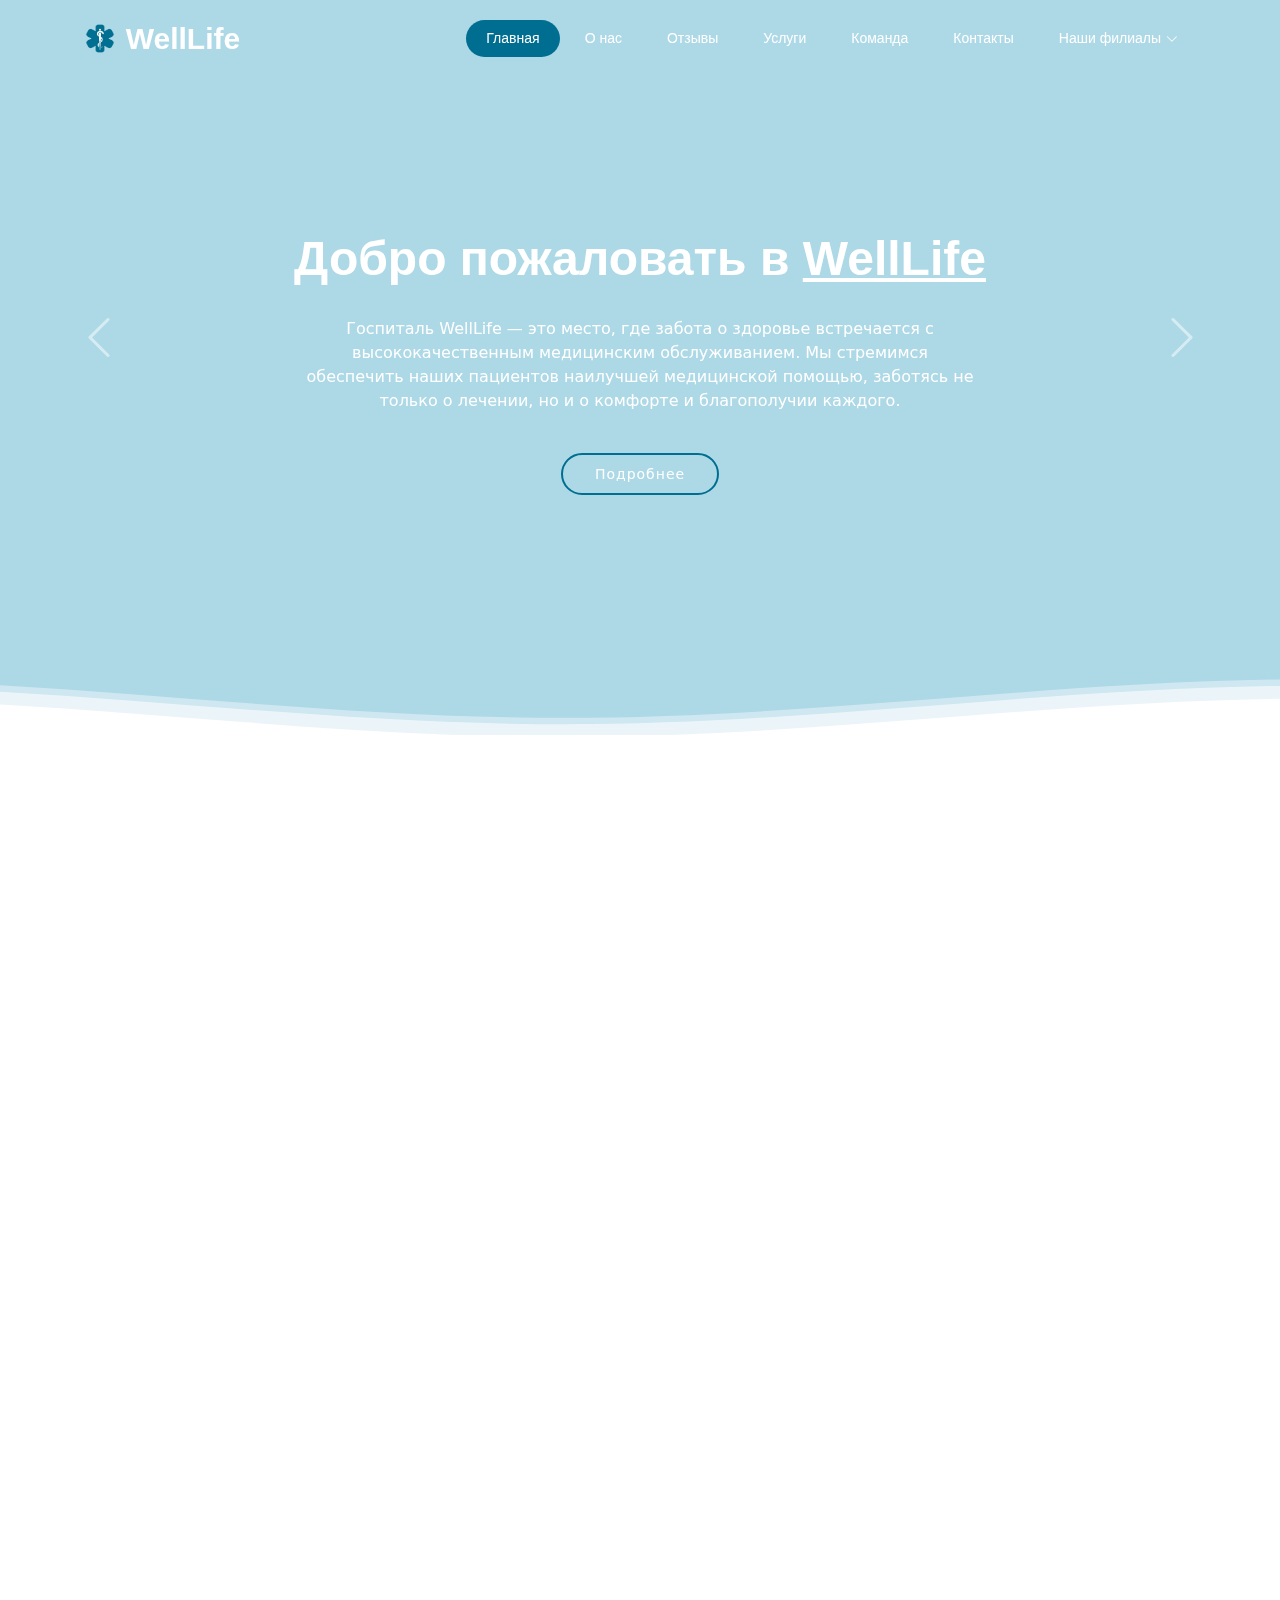
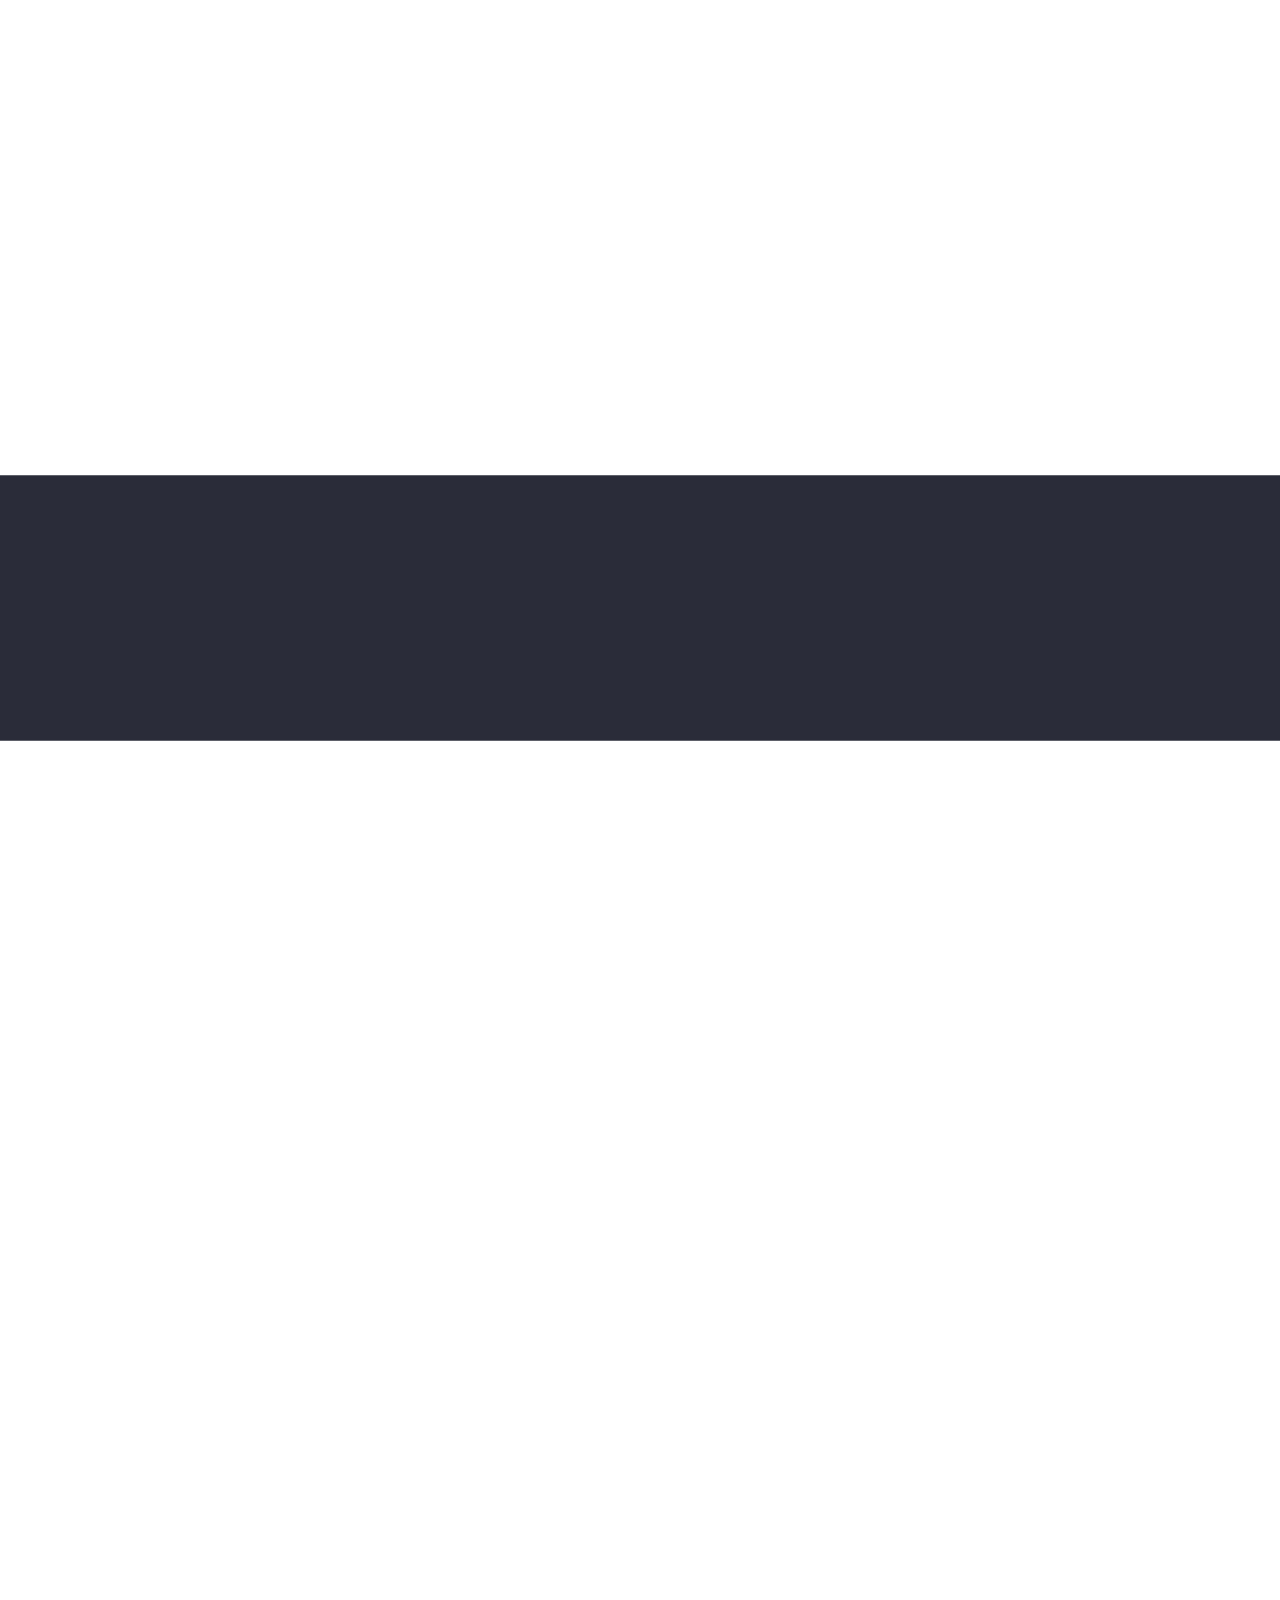
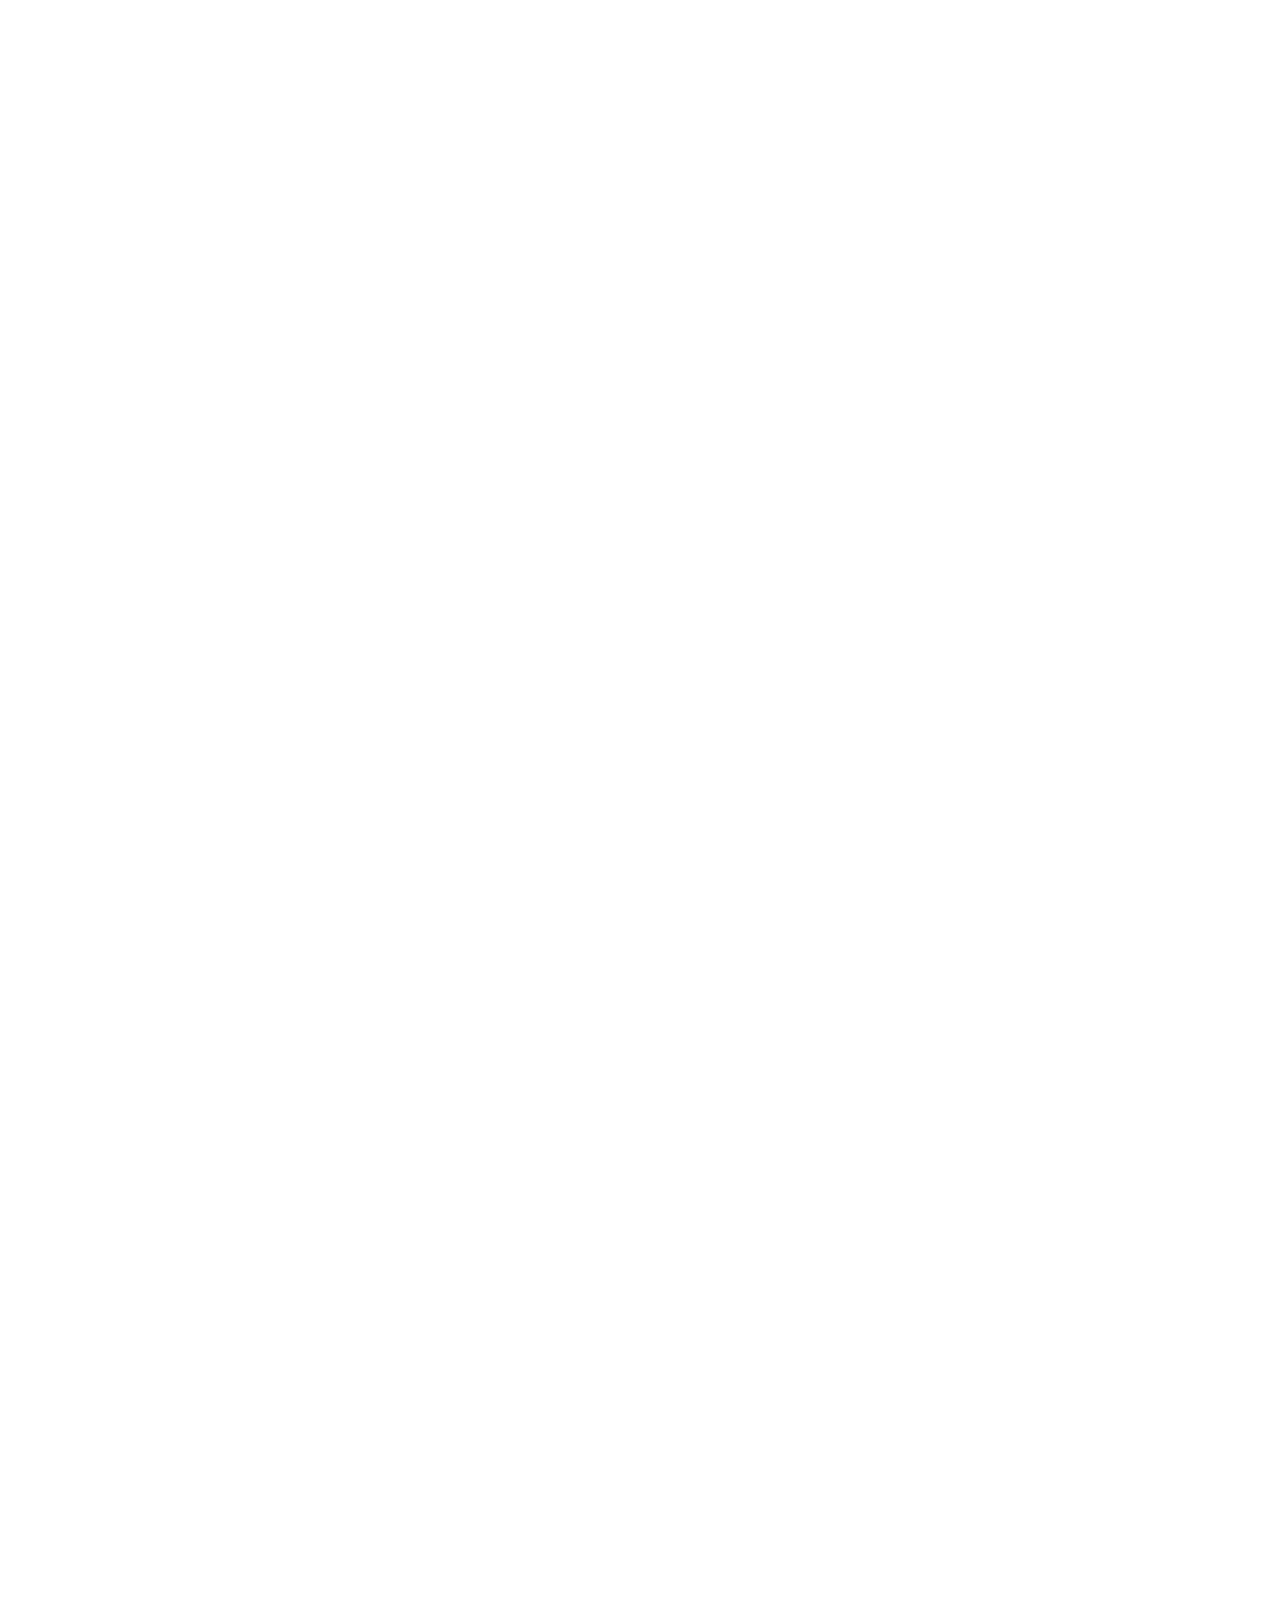
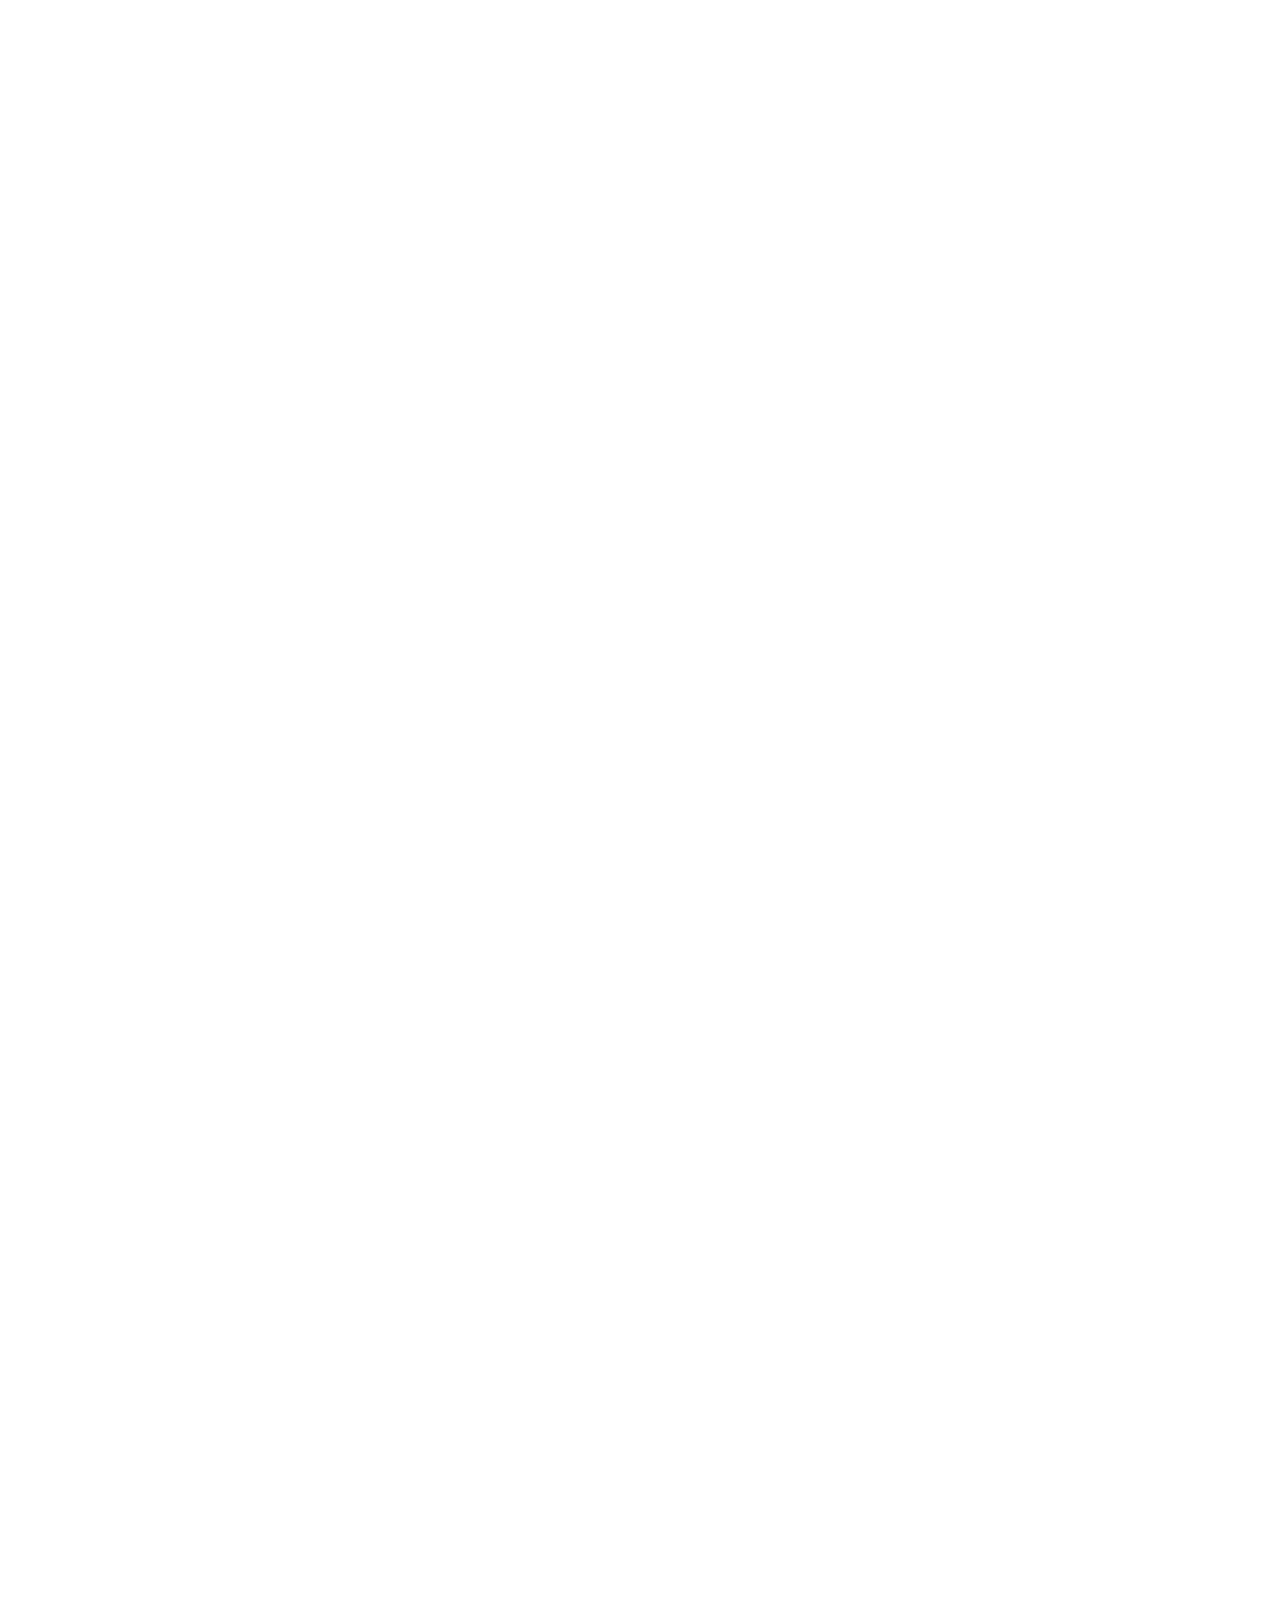
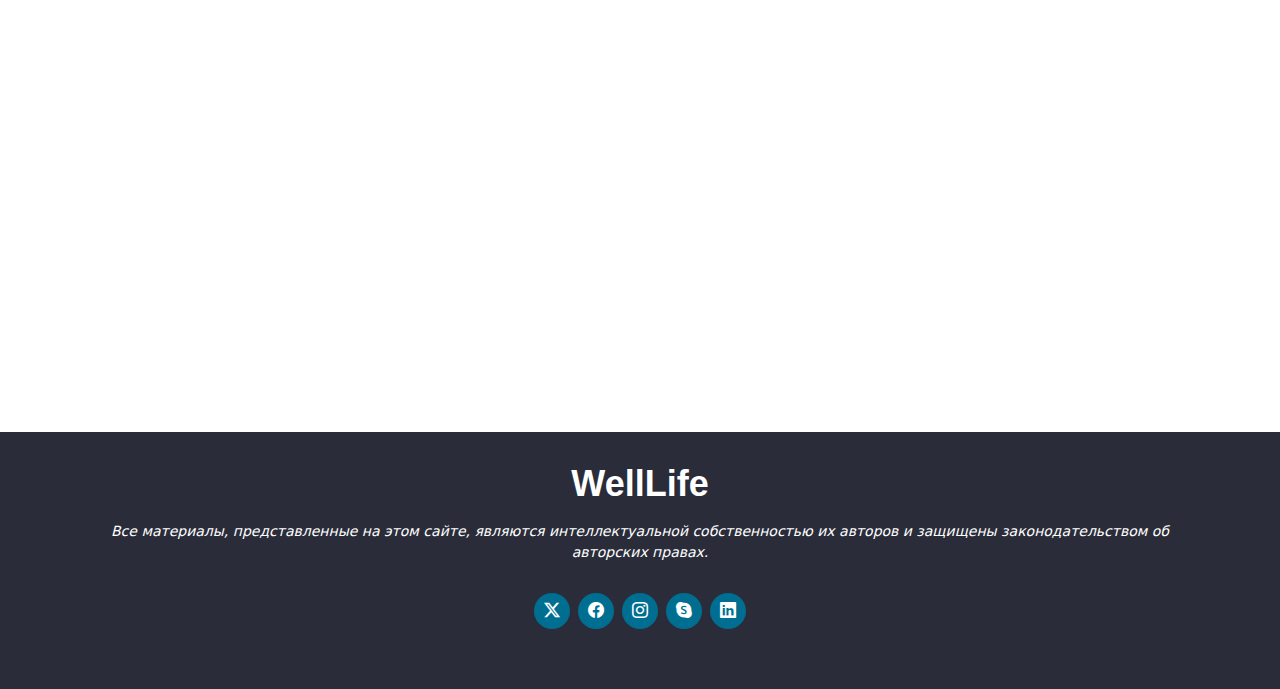
<file: index.html>
<!DOCTYPE html>
<html lang="en">

<head>
  <meta charset="utf-8">
  <meta content="width=device-width, initial-scale=1.0" name="viewport">
  <title>WellLife Hospital</title>
  <meta name="description" content="">
  <meta name="keywords" content="">

  <!-- Favicons -->
  <link href="assets/img/logonew (1).png" rel="icon">
  <link href="assets/img/logonew (1).png" rel="touch-icon">

  <!-- Fonts -->
  <link href="https://fonts.googleapis.com" rel="preconnect">
  <link href="https://fonts.gstatic.com" rel="preconnect" crossorigin>
  <link
    href="https://fonts.googleapis.com/css2?family=Roboto:ital,wght@0,100;0,300;0,400;0,500;0,700;0,900;1,100;1,300;1,400;1,500;1,700;1,900&family=Poppins:ital,wght@0,100;0,200;0,300;0,400;0,500;0,600;0,700;0,800;0,900;1,100;1,200;1,300;1,400;1,500;1,600;1,700;1,800;1,900&family=Raleway:ital,wght@0,100;0,200;0,300;0,400;0,500;0,600;0,700;0,800;0,900;1,100;1,200;1,300;1,400;1,500;1,600;1,700;1,800;1,900&display=swap"
    rel="stylesheet">

  <!-- Vendor CSS Files -->
  <link href="assets/vendor/bootstrap/css/bootstrap.min.css" rel="stylesheet">
  <link href="assets/vendor/bootstrap-icons/bootstrap-icons.css" rel="stylesheet">
  <link href="assets/vendor/aos/aos.css" rel="stylesheet">
  <link href="assets/vendor/animate.css/animate.min.css" rel="stylesheet">
  <link href="assets/vendor/glightbox/css/glightbox.min.css" rel="stylesheet">
  <link href="assets/vendor/swiper/swiper-bundle.min.css" rel="stylesheet">

  <!-- Main CSS File -->
  <link href="assets/css/main.css" rel="stylesheet">
</head>

<body class="index-page">

  <header id="header" class="header d-flex align-items-center fixed-top">
    <div class="container-fluid container-xl position-relative d-flex align-items-center justify-content-between">

      <a href="index.html" class="logo d-flex align-items-center">
        <img src="./assets/img/logonew (1).png" alt="logo">
        <!-- Uncomment the line below if you also wish to use an image logo -->
        <!-- <img src="assets/img/logo.png" alt=""> -->
        <h1 class="sitename">WellLife</h1> 
      </a>

      <nav id="navmenu" class="navmenu">
        <ul>
          <li><a href="#hero" class="active">Главная</a></li>
          <li><a href="#about">О нас</a></li>
          <li><a href="#reviews">Отзывы</a></li>
          <li><a href="#services">Услуги</a></li>
          <li><a href="#team">Команда</a></li>
          <li><a href="#contact">Контакты</a></li>
          <li class="dropdown"><a href="#"><span>Наши филиалы</span> <i class="bi bi-chevron-down toggle-dropdown"></i></a>
            <ul>
              <li><a href="#">г.Астана</a></li>
              <li class="dropdown"><a href="#"><span>г.Шымкент</span> 
                <i class="bi bi-chevron-down toggle-dropdown"></i></a>
                <ul>
                  <li><a href="#">ул.Сейфулина 18</a></li>
                  <li><a href="#">ул.Гагарина 23</a></li>
                  <li><a href="#">ул.Б.Момышулы 2</a></li>
                  <li><a href="#">ул.Тауке хана 45</a></li>
                  <li><a href="#">ул.Кунаева 8</a></li>
                </ul>
              </li>
              <li><a href="#">г.Алматы</a></li>
              <li><a href="#">г.Костанай</a></li>
              <li><a href="#">г.Тараз</a></li>
            </ul>
          </li>
        </ul>
        <i class="mobile-nav-toggle d-xl-none bi bi-list"></i>
      </nav>

    </div>
  </header>

  <main class="main">

    <!-- Hero Section -->
    <section id="hero" class="hero section dark-background">

      <div id="hero-carousel" data-bs-interval="5000" class="container carousel carousel-fade" data-bs-ride="carousel">

        <!-- Slide 1 -->
        <div class="carousel-item active">
          <div class="carousel-container">
            <h2 class="animate__animated animate__fadeInDown">Добро пожаловать в <span>WellLife</span></h2>
            <p class="animate__animated animate__fadeInUp">Госпиталь WellLife — это место, где забота о здоровье встречается с высококачественным медицинским обслуживанием.
              Мы стремимся обеспечить наших пациентов наилучшей медицинской помощью, 
              заботясь не только о лечении, но и о комфорте и благополучии каждого.</p>
            <a href="#about" class="btn-get-started animate__animated animate__fadeInUp scrollto">Подробнее</a>
          </div>
        </div>

        <!-- Slide 2 -->
        <div class="carousel-item">
          <div class="carousel-container">
            <h2 class="animate__animated animate__fadeInDown">WellLife</h2>
            <p class="animate__animated animate__fadeInUp">Наша команда опытных врачей и медицинского персонала использует самые современные технологии и передовые методы лечения,
               чтобы предоставить вам надежную помощь в решении любых вопросов,
               связанных с вашим здоровьем. Мы уделяем внимание каждому пациенту, учитывая индивидуальные особенности и потребности.</p>
            <a href="#about" class="btn-get-started animate__animated animate__fadeInUp scrollto">Подробнее</a>
          </div>
        </div>

        <!-- Slide 3 -->
        <div class="carousel-item">
          <div class="carousel-container">
            <h2 class="animate__animated animate__fadeInDown">WellLife</h2>
            <p class="animate__animated animate__fadeInUp">Мы понимаем, как важна поддержка и внимание в моменты болезни,
               поэтому наша цель — создать атмосферу доверия и спокойствия для всех, кто обращается к нам. 
              На нашем сайте вы найдете всю необходимую информацию о наших услугах, врачах и методах лечения.</p>
            <a href="#about" class="btn-get-started animate__animated animate__fadeInUp scrollto">Подробнее</a>
          </div>
        </div>

        <a class="carousel-control-prev" href="#hero-carousel" role="button" data-bs-slide="prev">
          <span class="carousel-control-prev-icon bi bi-chevron-left" aria-hidden="true"></span>
        </a>

        <a class="carousel-control-next" href="#hero-carousel" role="button" data-bs-slide="next">
          <span class="carousel-control-next-icon bi bi-chevron-right" aria-hidden="true"></span>
        </a>

      </div>

      <svg class="hero-waves" xmlns="http://www.w3.org/2000/svg" xmlns:xlink="http://www.w3.org/1999/xlink"
        viewBox="0 24 150 28 " preserveAspectRatio="none">
        <defs>
          <path id="wave-path" d="M-160 44c30 0 58-18 88-18s 58 18 88 18 58-18 88-18 58 18 88 18 v44h-352z"></path>
        </defs>
        <g class="wave1">
          <use xlink:href="#wave-path" x="50" y="3"></use>
        </g>
        <g class="wave2">
          <use xlink:href="#wave-path" x="50" y="0"></use>
        </g>
        <g class="wave3">
          <use xlink:href="#wave-path" x="50" y="9"></use>
        </g>
      </svg>

    </section>
    <!-- /Hero Section -->

    <!-- About Section -->
    <section id="about" class="about section">

      <!-- Section Title -->
      <div class="container section-title" data-aos="fade-up">
        <h2>О нас</h2>
        <p>Кто мы</p>
      </div><!-- End Section Title -->

      <div class="container">

        <div class="row gy-4">

          <div class="col-lg-6 content" data-aos="fade-up" data-aos-delay="100">
            <p>
              Госпиталь WellLife — это современный медицинский центр,
               ориентированный на предоставление высококачественного медицинского обслуживания и заботы о здоровье наших пациентов.
               Мы убеждены, что здоровая жизнь начинается с правильного подхода к лечению, поддержке и профилактике заболеваний.
            </p>
            <ul>
              <li><i class="bi bi-check2-circle"></i> <span>Квалифицированные врачи и медицинский персонал.</span></li>
              <li><i class="bi bi-check2-circle"></i> <span>Современные технологии и высокоточное оборудование.</span></li>
              <li><i class="bi bi-check2-circle"></i> <span>Индивидуальный подход и забота о каждом пациенте.</span></li>
            </ul>
          </div>

          <div class="col-lg-6" data-aos="fade-up" data-aos-delay="200">
            <p>Мы гордимся тем, что в нашем госпитале работают лучшие специалисты, обладающие многолетним опытом и профессионализмом. 
              Наши врачи и медицинский персонал используют самые современные методы диагностики и лечения, 
              что позволяет нам гарантировать надежные и эффективные результаты.</p>
            <a href="#" class="read-more"><span>Подробнее</span><i class="bi bi-arrow-right"></i></a>
          </div>

        </div>

      </div>

    </section><!-- /About Section -->

    <!-- Features Section -->
    <section id="features" class="features section">

      <div class="container">

        <ul class="nav nav-tabs row  d-flex" data-aos="fade-up" data-aos-delay="100">
          <li class="nav-item col-3">
            <a class="nav-link active show" data-bs-toggle="tab" data-bs-target="#features-tab-1">
              <i class="bi bi-search"></i>
              <h4 class="d-none d-lg-block">Консультации и диагностика</h4>
            </a>
          </li>
          <li class="nav-item col-3">
            <a class="nav-link" data-bs-toggle="tab" data-bs-target="#features-tab-2">
              <i class="bi bi-heart"></i>
              <h4 class="d-none d-lg-block">Реабилитация и восстановление после лечения</h4>
            </a>
          </li>
          <li class="nav-item col-3">
            <a class="nav-link" data-bs-toggle="tab" data-bs-target="#features-tab-3">
              <i class="bi bi-thermometer"></i>
              <h4 class="d-none d-lg-block">Лабораторные исследования и анализы</h4>
            </a>
          </li>
          <li class="nav-item col-3">
            <a class="nav-link" data-bs-toggle="tab" data-bs-target="#features-tab-4">
              <i class="bi bi-person-heart"></i>
              <h4 class="d-none d-lg-block">Профилактические осмотры и вакцинации</h4>
            </a>
          </li>
        </ul><!-- End Tab Nav -->

        <div class="tab-content" data-aos="fade-up" data-aos-delay="200">

          <div class="tab-pane fade active show" id="features-tab-1">
            <div class="row">
              <div class="col-lg-6 order-2 order-lg-1 mt-3 mt-lg-0">
                <h3>Компания WellLife</h3>
                <p class="fst-italic">
                  Предоставляет высококачественные медицинские услуги, ориентируясь на потребности каждого пациента. 
                  Мы предлагаем широкий спектр медицинских процедур и технологий, 
                  гарантируя вам профессиональную заботу и внимание на всех этапах лечения.
                </p>
                <ul>
                  <li><i class="bi bi-check2-all"></i>
                    <spab>Передовые медицинские технологии
                      Мы используем самые современные методы диагностики и лечения, чтобы обеспечить нашим пациентам высококачественное медицинское обслуживание.</spab>
                  </li>
                  <li><i class="bi bi-check2-all"></i> <span>Персонализированный подход к каждому пациенту
                    Мы учитываем индивидуальные особенности каждого пациента.</span></li>
                  <li><i class="bi bi-check2-all"></i> <span>Комфорт и доверие
                    Мы создаем атмосферу доверия и комфорта.</span></li>
                </ul>
                <p>
                  Мы в WellLife понимаем, что забота о здоровье — это не только лечение, но и поддержка на каждом этапе восстановления.
                   Мы стремимся предоставить вам самые лучшие условия для вашего здоровья, предлагая высококачественные медицинские услуги,
                   современные технологии и профессиональную помощь.
                </p>
              </div>
              <div class="col-lg-6 order-1 order-lg-2 text-center">
                <img src="assets/img/фото здания-1.png" alt="" class="img-fluid1">
              </div>
            </div>
          </div><!-- End Tab Content Item -->

        </div>

      </div>

    </section><!-- /Features Section -->

    <!-- Call To Action Section -->
    <section id="call-to-action" class="call-to-action section dark-background">

      <div class="container">

        <div class="row" data-aos="zoom-in" data-aos-delay="100">
          <div class="col-xl-9 text-center text-xl-start">
            <h3>WellLife</h3>
            <p>Спасибо, что выбрали нас! 
              Мы всегда рядом, чтобы заботиться о вашем здоровье и благополучии. Ваше здоровье — наша главная ценность.</p>
          </div>
          <div class="col-xl-3 cta-btn-container text-center">
          </div>
        </div>

      </div>

    </section><!-- /Call To Action Section -->

    <!-- Services Section -->
    <section class="services section">

      <!-- Section Title -->
      <div class="container section-title" data-aos="fade-up">
        <h2>Преимущества</h2>
        <p>Почему мы лучшие</p>
      </div><!-- End Section Title -->

      <div class="container">

        <div class="row gy-4">

          <div class="col-lg-4 col-md-6" data-aos="fade-up" data-aos-delay="100">
            <div class="service-item  position-relative">
              <div class="icon">
                <i class="bi bi-person-lines-fill" style="color: #0dcaf0;"></i>
              </div>
              <a href="service-details.html" class="stretched-link">
                <h3>Профессиональная команда специалистов</h3>
              </a>
              <p>Наши врачи и медицинские сотрудники — это опытные специалисты, 
                прошедшие обучение в ведущих клиниках мира. Мы гарантируем качественное и своевременное лечение на высшем уровне.</p>
            </div>
          </div><!-- End Service Item -->

          <div class="col-lg-4 col-md-6" data-aos="fade-up" data-aos-delay="200">
            <div class="service-item position-relative">
              <div class="icon">
                <i class="bi bi-laptop" style="color: #fd7e14;"></i>
              </div>
              <a href="service-details.html" class="stretched-link">
                <h3>Современное оборудование</h3>
              </a>
              <p>Мы используем только новейшие медицинские технологии и оборудование,
                 что позволяет нам обеспечивать высокую точность диагностики и эффективности лечения.</p>
            </div>
          </div><!-- End Service Item -->

          <div class="col-lg-4 col-md-6" data-aos="fade-up" data-aos-delay="300">
            <div class="service-item position-relative">
              <div class="icon">
                <i class="bi bi-person-circle" style="color: #20c997;"></i>
              </div>
              <a href="service-details.html" class="stretched-link">
                <h3>Персонализированный подход к каждому пациенту</h3>
              </a>
              <p>В WellLife мы уверены, что каждый человек уникален.
                 Мы учитываем индивидуальные особенности и потребности каждого пациента, предлагая персонализированные планы лечения.</p>
            </div>
          </div><!-- End Service Item -->

          <div class="col-lg-4 col-md-6" data-aos="fade-up" data-aos-delay="400">
            <div class="service-item position-relative">
              <div class="icon">
                <i class="bi bi-heart" style="color: #df1529;"></i>
              </div>
              <a href="service-details.html" class="stretched-link">
                <h3>Комфорт и забота о пациентах</h3>
              </a>
              <p>Мы создаем атмосферу уюта и заботы, 
                обеспечивая максимальный комфорт для наших пациентов на каждом этапе лечения — от консультации до реабилитации.</p>
            </div>
          </div><!-- End Service Item -->

          <div class="col-lg-4 col-md-6" data-aos="fade-up" data-aos-delay="500">
            <div class="service-item position-relative">
              <div class="icon">
                <i class="bi bi-geo-alt" style="color: #6610f2;"></i>
              </div>
              <a href="service-details.html" class="stretched-link">
                <h3>Доступность и удобство</h3>
              </a>
              <p> В нашем госпитале предоставляется широкий спектр медицинских услуг, доступных по разумным ценам.
                 Мы также предлагаем гибкие условия для пациентов, включая удобное расположение и возможность онлайн-консультаций.</p>
            </div>
          </div><!-- End Service Item -->

          <div class="col-lg-4 col-md-6" data-aos="fade-up" data-aos-delay="600">
            <div class="service-item position-relative">
              <div class="icon">
                <i class="bi bi-shield-lock" style="color: #f3268c;"></i>
              </div>
              <a href="service-details.html" class="stretched-link">
                <h3>Высокий уровень доверия и репутация</h3>
              </a>
              <p>Мы гордимся доверием наших пациентов и партнёров. Наш госпиталь пользуется отличной репутацией, 
                и каждый день мы прилагаем все усилия, чтобы сохранить этот стандарт качества и надежности.</p>
            </div>
          </div><!-- End Service Item -->

        </div>

      </div>

    </section><!-- /Services Section -->

    <!-- Testimonials Section -->
    <section id="reviews" class="reviews section">

      <!-- Section Title -->
      <div class="container section-title" data-aos="fade-up">
        <h2>Отзывы</h2>
        <p>Отзывы наших пациентов</p>
      </div><!-- End Section Title -->

      <div class="container" data-aos="fade-up" data-aos-delay="100">

        <div class="swiper init-swiper">
          <script type="application/json" class="swiper-config">
            {
              "loop": true,
              "speed": 600,
              "autoplay": {
                "delay": 5000
              },
              "slidesPerView": "auto",
              "pagination": {
                "el": ".swiper-pagination",
                "type": "bullets",
                "clickable": true
              },
              "breakpoints": {
                "320": {
                  "slidesPerView": 1,
                  "spaceBetween": 40
                },
                "1200": {
                  "slidesPerView": 3,
                  "spaceBetween": 10
                }
              }
            }
          </script>
          <div class="swiper-wrapper">

            <div class="swiper-slide">
              <div class="reviews-item">
                <img src="assets/img/testimonials/testimonials-1.jpg" class="reviews-img" alt="">
                <h3>Максим Петров</h3>
                <div class="stars">
                  <i class="bi bi-star-fill"></i><i class="bi bi-star-fill"></i><i class="bi bi-star-fill"></i><i
                    class="bi bi-star-fill"></i><i class="bi bi-star-fill"></i>
                </div>
                <p>
                  <i class="bi bi-quote quote-icon-left"></i>
                  <span>Я обратился в WellLife с проблемой, которая беспокоила меня долгое время. Здесь мне предложили индивидуальный план лечения, который был идеально подобран для моих нужд. Врачи очень внимательные,
                     и я почувствовал, что обо мне заботятся. Благодарю весь коллектив за помощь и поддержку!</span>
                  <i class="bi bi-quote quote-icon-right"></i>
                </p>
              </div>
            </div><!-- End reviews item -->

            <div class="swiper-slide">
              <div class="reviews-item">
                <img src="assets/img/testimonials/testimonials-2.jpg" class="reviews-img" alt="">
                <h3>Анна Иванова</h3>
                <div class="stars">
                  <i class="bi bi-star-fill"></i><i class="bi bi-star-fill"></i><i class="bi bi-star-fill"></i><i
                    class="bi bi-star-fill"></i><i class="bi bi-star-fill"></i>
                </div>
                <p>
                  <i class="bi bi-quote quote-icon-left"></i>
                  <span>После операции в WellLife я быстро вернулась к активной жизни. Операция прошла без осложнений, а уход после неё был на высшем уровне. 
                    Персонал всегда рядом, готов помочь и поддержать в любое время. Огромное спасибо за ваш профессионализм!</span>
                  <i class="bi bi-quote quote-icon-right"></i>
                </p>
              </div>
            </div><!-- End reviews item -->

            <div class="swiper-slide">
              <div class="reviews-item">
                <img src="assets/img/testimonials/testimonials-3.jpg" class="reviews-img" alt="">
                <h3>Екатерина Смирнова</h3>
                <div class="stars">
                  <i class="bi bi-star-fill"></i><i class="bi bi-star-fill"></i><i class="bi bi-star-fill"></i><i
                    class="bi bi-star-fill"></i><i class="bi bi-star-fill"></i>
                </div>
                <p>
                  <i class="bi bi-quote quote-icon-left"></i>
                  <span>Долго искала хороший госпиталь для профилактических осмотров, и выбрала WellLife. Здесь мне провели полное обследование, объяснили все детали и предложили рекомендации по здоровью. 
                    Очень комфортная атмосфера и высокий уровень сервиса. Буду рекомендовать всем!</span>
                  <i class="bi bi-quote quote-icon-right"></i>
                </p>
              </div>
            </div><!-- End testimonial item -->

            <div class="swiper-slide">
              <div class="reviews-item">
                <img src="assets/img/testimonials/testimonials-4.jpg" class="reviews-img" alt="">
                <h3>Иван Кузнецов</h3>
                <div class="stars">
                  <i class="bi bi-star-fill"></i><i class="bi bi-star-fill"></i><i class="bi bi-star-fill"></i><i
                    class="bi bi-star-fill"></i><i class="bi bi-star-fill"></i>
                </div>
                <p>
                  <i class="bi bi-quote quote-icon-left"></i>
                  <span>В WellLife я проходил реабилитацию после травмы. Здесь я получил не только медицинскую помощь, но и поддержку в эмоциональном плане. 
                    Прекрасные специалисты, новейшее оборудование и комфортное пребывание сделали процесс восстановления быстрым и менее болезненным.</span>
                  <i class="bi bi-quote quote-icon-right"></i>
                </p>
              </div>
            </div><!-- End reviews item -->

            <div class="swiper-slide">
              <div class="reviews-item">
                <img src="assets/img/testimonials/testimonials-5.jpg" class="reviews-img" alt="">
                <h3>Олег Воронов</h3>
                <div class="stars">
                  <i class="bi bi-star-fill"></i><i class="bi bi-star-fill"></i><i class="bi bi-star-fill"></i><i
                    class="bi bi-star-fill"></i><i class="bi bi-star-fill"></i>
                </div>
                <p>
                  <i class="bi bi-quote quote-icon-left"></i>
                  <span>Мой опыт с госпиталем WellLife был исключительно положительным. Мне сделали сложную операцию, и я был в надежных руках. Всё прошло идеально, и персонал всегда был на связи, отвечал на все вопросы. 
                    Чувствовал себя в безопасности, и, самое главное, быстро выздоровел. Спасибо за вашу заботу и профессионализм!</span>
                  <i class="bi bi-quote quote-icon-right"></i>
                </p>
              </div>
            </div><!-- End reviews item -->

          </div>
          <div class="swiper-pagination"></div>
        </div>

      </div>

    </section><!-- /reviews Section -->

    <!-- Pricing Section -->
    <section id="services" class="pricing section">

      <!-- Section Title -->
      <div class="container section-title" data-aos="fade-up">
        <h2>Прайс-лист</h2>
        <p>Подписка на медицинские услуги</p>
      </div><!-- End Section Title -->

      <div class="container">

        <div class="row gy-3">

          <div class="col-xl-3 col-lg-6" data-aos="fade-up" data-aos-delay="100">
            <div class="pricing-item">
              <h3>Бесплатная</h3>
              <h4><sup>$</sup>0<span> / месяц</span></h4>
              <ul>
                <li>1 онлайн-консультация с врачом (ежеквартально)</li>
                <li>10% скидка на все анализы</li>
                <li class="na">Бесплатная онлайн-консультация с врачом (1 раз в год</li>
                <li class="na">Физиотерапия и восстановление (первичный курс)</li>
                <li class="na">Приоритетная запись на приём</li>
              </ul>
              <div class="btn-wrap">
                <a href="#" class="btn-buy">Подписаться</a>
              </div>
            </div>
          </div><!-- End Pricing Item -->

          <div class="col-xl-3 col-lg-6" data-aos="fade-up" data-aos-delay="200">
            <div class="pricing-item featured">
              <h3>Базовая</h3>
              <h4><sup>$</sup>19<span> / месяц</span></h4>
              <ul>
                <li>1 онлайн-консультация с врачом (ежеквартально)</li>
                <li>10% скидка на все анализы</li>
                <li>Бесплатная онлайн-консультация с врачом (1 раз в год</li>
                <li class="na">Физиотерапия и восстановление (первичный курс)</li>
                <li class="na">Приоритетная запись на приём</li>
              </ul>
              <div class="btn-wrap">
                <a href="#" class="btn-buy">Подписаться</a>
              </div>
            </div>
          </div><!-- End Pricing Item -->

          <div class="col-xl-3 col-lg-6" data-aos="fade-up" data-aos-delay="400">
            <div class="pricing-item">
              <h3>Бизнес</h3>
              <h4><sup>$</sup>29<span> / месяц</span></h4>
              <ul>
                <li>1 онлайн-консультация с врачом (ежеквартально)</li>
                <li>10% скидка на все анализы</li>
                <li>Бесплатная онлайн-консультация с врачом (1 раз в год</li>
                <li>Физиотерапия и восстановление (первичный курс)</li>
                <li class="na">Приоритетная запись на приём</li>
              </ul>
              <div class="btn-wrap">
                <a href="#" class="btn-buy">Подписаться</a>
              </div>
            </div>
          </div><!-- End Pricing Item -->

          <div class="col-xl-3 col-lg-6" data-aos="fade-up" data-aos-delay="400">
            <div class="pricing-item">
              <span class="advanced">Популярная</span>
              <h3>Премиум</h3>
              <h4><sup>$</sup>49<span> / месяц</span></h4>
              <ul>
                <li>1 онлайн-консультация с врачом (ежеквартально)</li>
                <li>10% скидка на все анализы</li>
                <li>Бесплатная онлайн-консультация с врачом (1 раз в год</li>
                <li>Физиотерапия и восстановление (первичный курс)</li>
                <li>Приоритетная запись на приём</li>
              </ul>
              <div class="btn-wrap">
                <a href="#" class="btn-buy">Подписаться</a>
              </div>
            </div>
          </div><!-- End Pricing Item -->

        </div>

      </div>

    </section><!-- /Pricing Section -->

    <!-- Faq Section -->
    <section id="faq" class="faq section">
      <!-- Section Title -->
      <div class="container section-title" data-aos="fade-up">
        <h2>FAQ</h2>
        <p>Часто задаваемые вопросы</p>
      </div><!-- End Section Title -->

      <div class="container" data-aos="fade-up">
        <div class="row">
          <div class="col-12">
            <div class="custom-accordion" id="accordion-faq">
              <div class="accordion-item">
                <h2 class="mb-0">
                  <button class="btn btn-link" type="button" data-bs-toggle="collapse" data-bs-target="#collapse-faq-1">
                    Какие услуги входят в подписку?
                  </button>
                </h2>

                <div id="collapse-faq-1" class="collapse show" aria-labelledby="headingOne"
                  data-parent="#accordion-faq">
                  <div class="accordion-body">
                    В зависимости от выбранного плана подписки, вы получаете доступ к различным медицинским услугам. 
                    Бесплатная подписка включает базовую информацию о здоровье и напоминания о осмотрах, 
                    в то время как более высокие планы (Базовый, Бизнес, Полный) предлагают регулярные медицинские осмотры, консультации с врачами,
                     доступ к диагностике, телемедицине, реабилитации и многим другим услугам.
                     Каждый план предоставляет дополнительные привилегии для вашего удобства и здоровья.
                  </div>
                </div>
              </div>
              <!-- .accordion-item -->

              <div class="accordion-item">
                <h2 class="mb-0">
                  <button class="btn btn-link collapsed" type="button" data-bs-toggle="collapse"
                    data-bs-target="#collapse-faq-2" aria-expanded="false" aria-controls="collapse-faq-2">
                    Как я могу изменить свой план подписки?
                  </button>
                </h2>
                <div id="collapse-faq-2" class="collapse" aria-labelledby="headingTwo" data-bs-parent="#accordion-faq">
                  <div class="accordion-body">
                    Вы можете легко изменить свой план подписки через личный кабинет на нашем сайте или связавшись с нашей службой поддержки.
                    Мы предоставляем гибкие условия для перехода на более высокий план с добавлением новых услуг.
                    Для изменения плана достаточно указать ваш новый выбор, и мы сразу же обновим ваши услуги.
                  </div>
                </div>
              </div>
              <!-- .accordion-item -->
              

            <div class="accordion-item">
              <h2 class="mb-0">
                <button class="btn btn-link collapsed" type="button" data-bs-toggle="collapse"
                  data-bs-target="#collapse-faq-3">
                  Как я могу отменить подписку?
                </button>
              </h2>

              <div id="collapse-faq-3" class="collapse" aria-labelledby="headingThree" data-parent="#accordion-faq">
                <div class="accordion-body">
                  Если вы хотите отменить подписку, вы можете сделать это в любой момент через ваш личный кабинет на сайте
                   или связавшись с нашей службой поддержки. Мы гарантируем, что процесс отмены будет простым и быстрым,
                   и вы не понесете дополнительных расходов после завершения текущего периода подписки.
                </div>
              </div>
            </div>
            <!-- .accordion-item -->

          </div>
        </div>
      </div>
      </div>
    </section><!-- /Faq Section -->

    <!-- Team Section -->
    <section id="team" class="team section">

      <!-- Section Title -->
      <div class="container section-title" data-aos="fade-up">
        <h2>Команда</h2>
        <p>Наши специалисты</p>
      </div><!-- End Section Title -->

      <div class="container">

        <div class="row gy-4">

          <div class="col-lg-3 col-md-6 d-flex align-items-stretch" data-aos="fade-up" data-aos-delay="100">
            <div class="team-member">
              <div class="member-img">
                <img src="assets/img/team/doc1.jpg" class="img-fluid card-top" alt="">
                <div class="social">
                  <a href=""><i class="bi bi-twitter-x"></i></a>
                  <a href=""><i class="bi bi-facebook"></i></a>
                  <a href=""><i class="bi bi-instagram"></i></a>
                  <a href=""><i class="bi bi-linkedin"></i></a>
                </div>
              </div>
              <div class="member-info">
                <h4>Дмитрий Александрович Иванов</h4>
                <span>Невролог</span>
              </div>
            </div>
          </div><!-- End Team Member -->

          <div class="col-lg-3 col-md-6 d-flex align-items-stretch" data-aos="fade-up" data-aos-delay="200">
            <div class="team-member">
              <div class="member-img">
                <img src="assets/img/team/doc2.jpg" class="img-fluid card-top" alt="">
                <div class="social">
                  <a href=""><i class="bi bi-twitter-x"></i></a>
                  <a href=""><i class="bi bi-facebook"></i></a>
                  <a href=""><i class="bi bi-instagram"></i></a>
                  <a href=""><i class="bi bi-linkedin"></i></a>
                </div>
              </div>
              <div class="member-info">
                <h4>Алексей Владимирович Петров</h4>
                <span>Кардиолог</span>
              </div>
            </div>
          </div><!-- End Team Member -->

          <div class="col-lg-3 col-md-6 d-flex align-items-stretch" data-aos="fade-up" data-aos-delay="300">
            <div class="team-member">
              <div class="member-img">
                <img src="assets/img/team/doc4.jpg" class="img-fluid card-top" alt="">
                <div class="social">
                  <a href=""><i class="bi bi-twitter-x"></i></a>
                  <a href=""><i class="bi bi-facebook"></i></a>
                  <a href=""><i class="bi bi-instagram"></i></a>
                  <a href=""><i class="bi bi-linkedin"></i></a>
                </div>
              </div>
              <div class="member-info">
                <h4>Игорь Сергеевич Михайлов</h4>
                <span>Уролог, Андролог</span>
              </div>
            </div>
          </div><!-- End Team Member -->

          <div class="col-lg-3 col-md-6 d-flex align-items-stretch" data-aos="fade-up" data-aos-delay="400">
            <div class="team-member">
              <div class="member-img">
                <img src="assets/img/team/doc3.jpg" class="img-fluid card-top" alt="">
                <div class="social">
                  <a href=""><i class="bi bi-twitter-x"></i></a>
                  <a href=""><i class="bi bi-facebook"></i></a>
                  <a href=""><i class="bi bi-instagram"></i></a>
                  <a href=""><i class="bi bi-linkedin"></i></a>
                </div>
              </div>
              <div class="member-info">
                <h4>Владислав Павлович Козлов</h4>
                <span>Хирург</span>
              </div>
            </div>
          </div><!-- End Team Member -->

        </div>

      </div>

    </section><!-- /Team Section -->



    <!-- Contact Section -->
    <section id="contact" class="contact section">

      <!-- Section Title -->
      <div class="container section-title" data-aos="fade-up">
        <h2>Контакты</h2>
        <p>Наши контакты</p>
      </div><!-- End Section Title -->

      <div class="container" data-aos="fade" data-aos-delay="100">

        <div class="row gy-4">

          <div class="col-lg-4">
            <div class="info-item d-flex" data-aos="fade-up" data-aos-delay="200">
              <i class="bi bi-geo-alt flex-shrink-0"></i>
              <div>
                <h3>Адрес</h3>
                <p>Республика Казахстан, г.Астана, ул. Сейфулина д.10</p>
              </div>
            </div><!-- End Info Item -->

            <div class="info-item d-flex" data-aos="fade-up" data-aos-delay="300">
              <i class="bi bi-telephone flex-shrink-0"></i>
              <div>
                <h3>Номер телефона</h3>
                <p>+7 777 111 77 11</p>
              </div>
            </div><!-- End Info Item -->

            <div class="info-item d-flex" data-aos="fade-up" data-aos-delay="400">
              <i class="bi bi-envelope flex-shrink-0"></i>
              <div>
                <h3>Email</h3>
                <p>info@example.com</p>
              </div>
            </div><!-- End Info Item -->

          </div>

          <div class="col-lg-8">
            <form action="forms/contact.php" method="post" class="php-email-form" data-aos="fade-up"
              data-aos-delay="200">
              <div class="row gy-4">

                <div class="col-md-6">
                  <input type="text" name="name" class="form-control" placeholder="Имя" required="">
                </div>

                <div class="col-md-6 ">
                  <input type="email" class="form-control" name="email" placeholder="Ваш Email" required="">
                </div>

                <div class="col-md-12">
                  <input type="text" class="form-control" name="subject" placeholder="Тема" required="">
                </div>

                <div class="col-md-12">
                  <textarea class="form-control" name="message" rows="6" placeholder="Сообщение" required=""></textarea>
                </div>

                <div class="col-md-12 text-center">
                  <div class="loading">Загрузка</div>
                  <div class="error-message"></div>
                  <div class="sent-message">Ваше сообщение отправлено. Спасибо!</div>

                  <button type="submit">Отправить</button>
                </div>

              </div>
            </form>
          </div><!-- End Contact Form -->

        </div>

      </div>

    </section><!-- /Contact Section -->

  </main>

  <footer id="footer" class="footer dark-background">
    <div class="container">
      <h3 class="sitename">WellLife</h3>
      <p>Все материалы, представленные на этом сайте,
         являются интеллектуальной собственностью их авторов и защищены законодательством об авторских правах.</p>
      <div class="social-links d-flex justify-content-center">
        <a href=""><i class="bi bi-twitter-x"></i></a>
        <a href=""><i class="bi bi-facebook"></i></a>
        <a href=""><i class="bi bi-instagram"></i></a>
        <a href=""><i class="bi bi-skype"></i></a>
        <a href=""><i class="bi bi-linkedin"></i></a>
      </div>
    </div>
  </footer>

  <!-- Scroll Top -->
  <a href="#" id="scroll-top" class="scroll-top d-flex align-items-center justify-content-center"><i
      class="bi bi-arrow-up-short"></i></a>

  <!-- Preloader -->
  <div id="preloader"></div>

  <!-- Vendor JS Files -->
  <script src="assets/vendor/bootstrap/js/bootstrap.bundle.min.js"></script>
  <script src="assets/vendor/php-email-form/validate.js"></script>
  <script src="assets/vendor/aos/aos.js"></script>
  <script src="assets/vendor/glightbox/js/glightbox.min.js"></script>
  <script src="assets/vendor/imagesloaded/imagesloaded.pkgd.min.js"></script>
  <script src="assets/vendor/isotope-layout/isotope.pkgd.min.js"></script>
  <script src="assets/vendor/swiper/swiper-bundle.min.js"></script>

  <!-- Main JS File -->
  <script src="assets/js/main.js"></script>

</body>

</html>
</file>
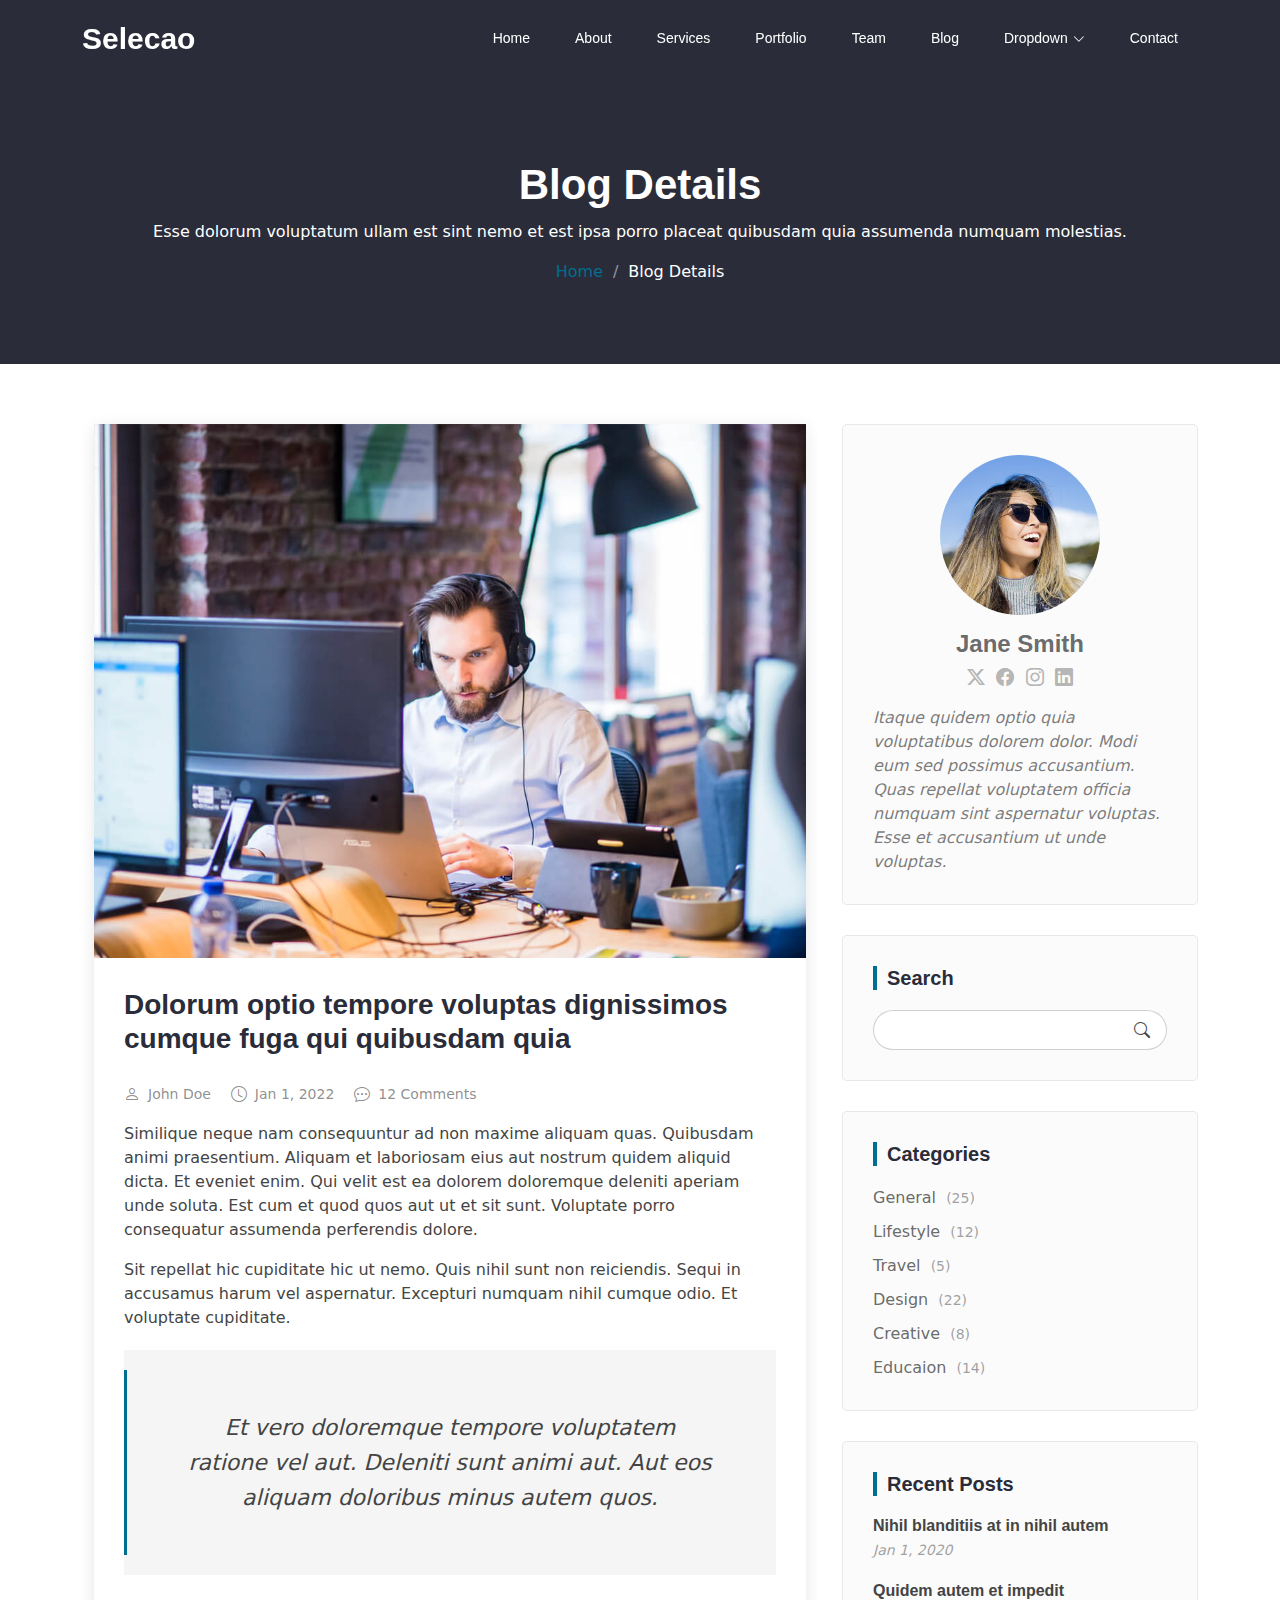
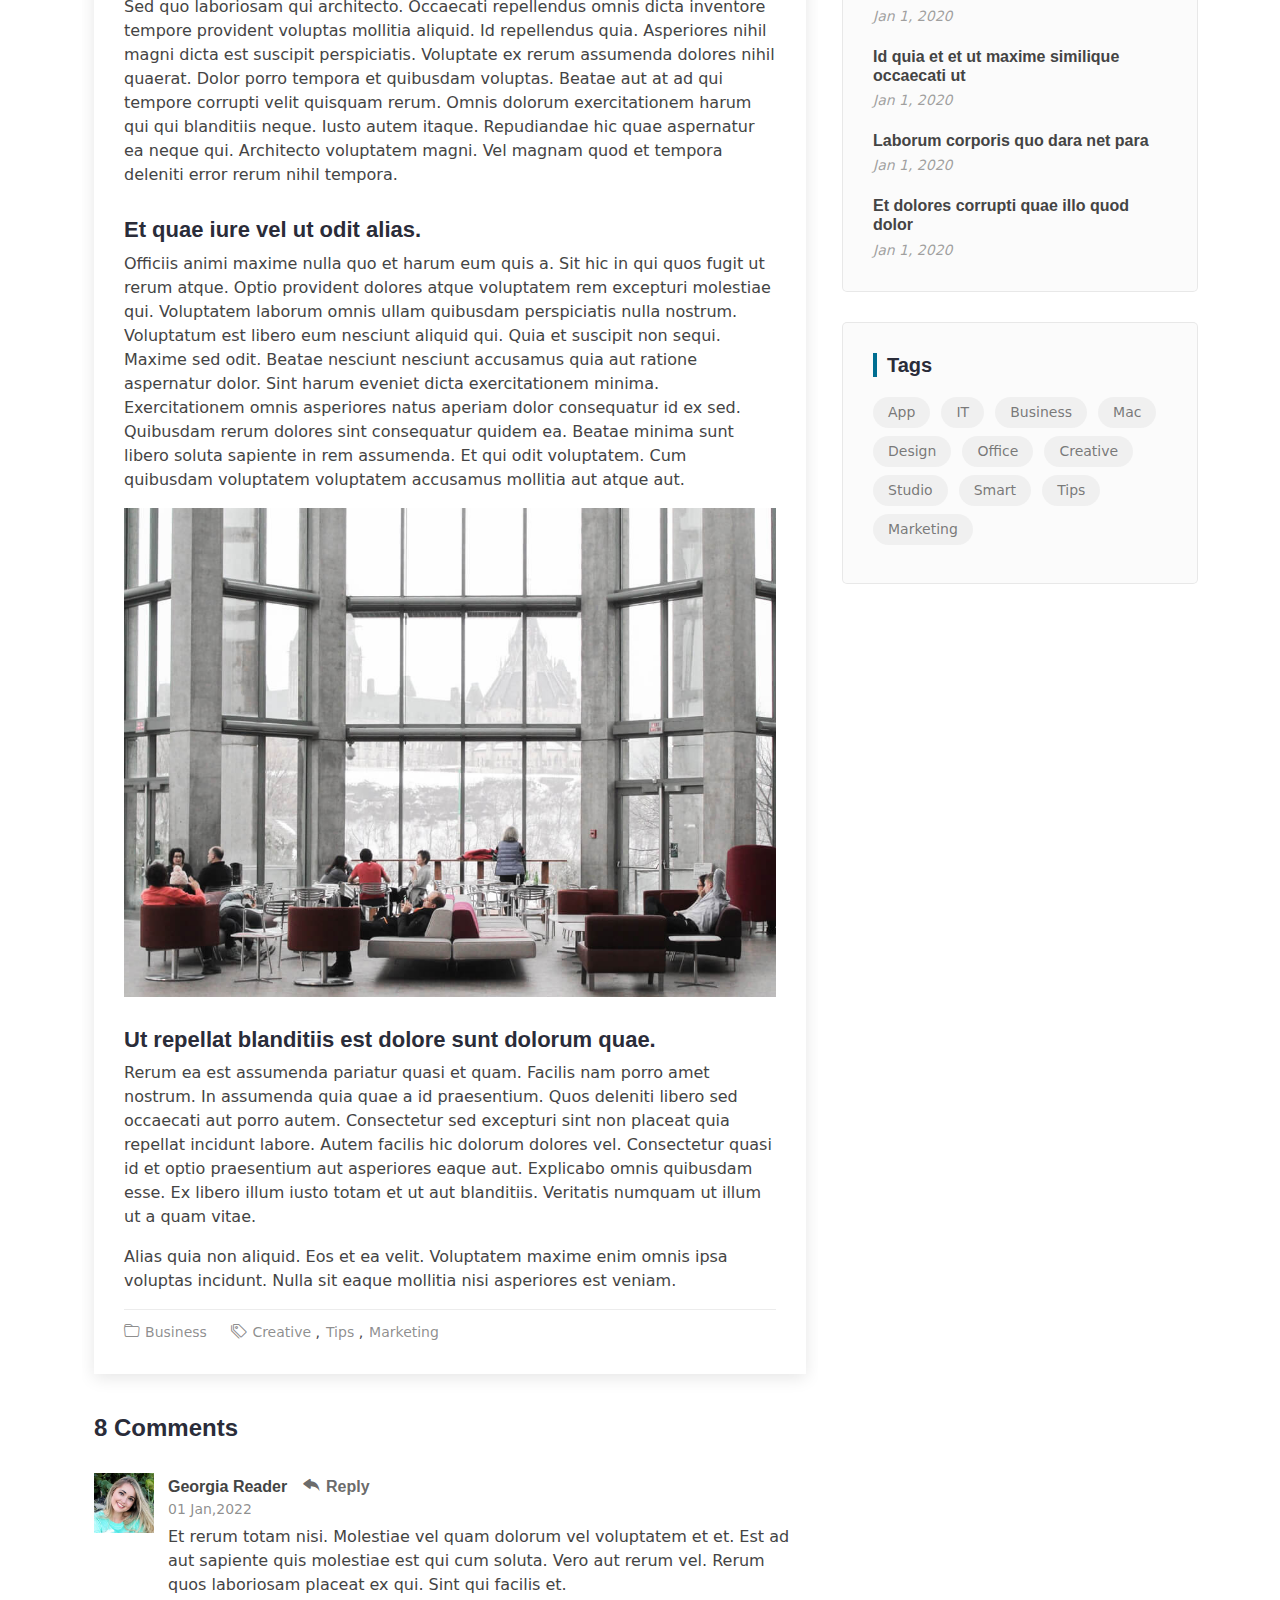
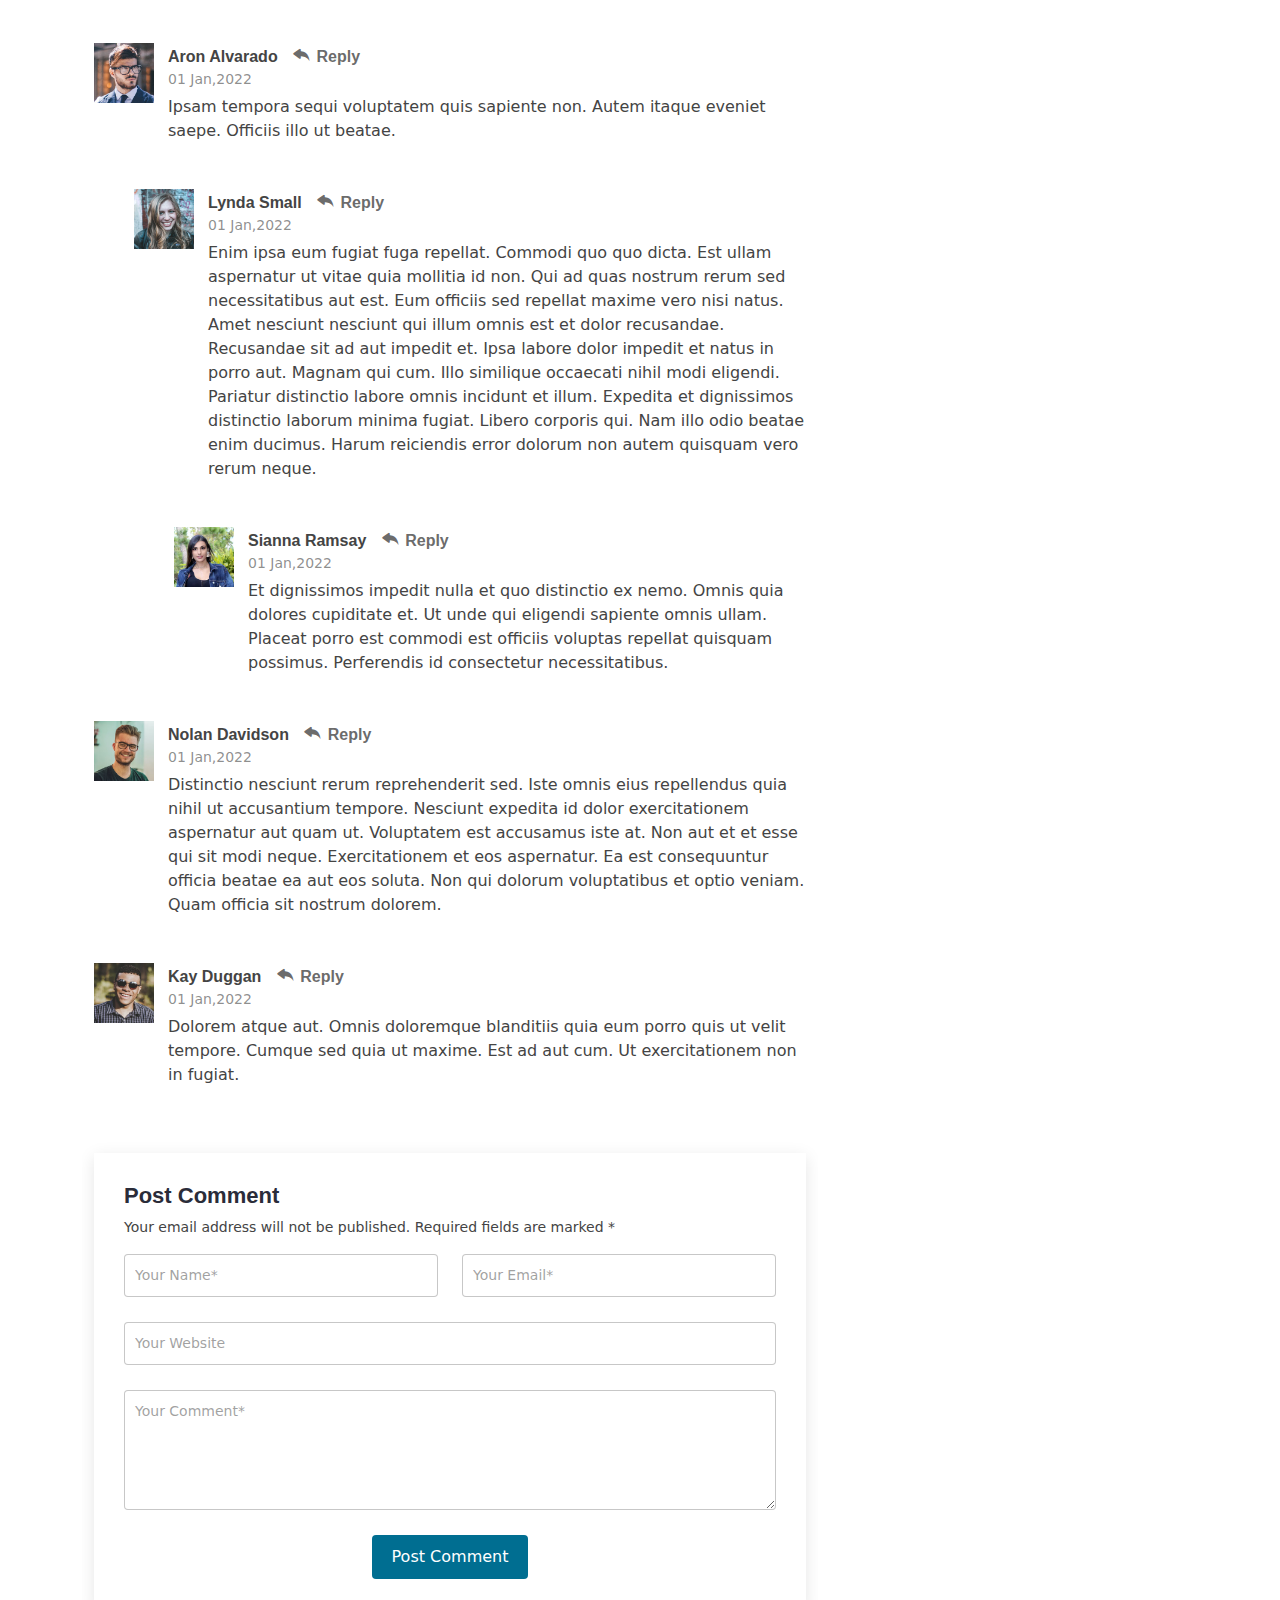
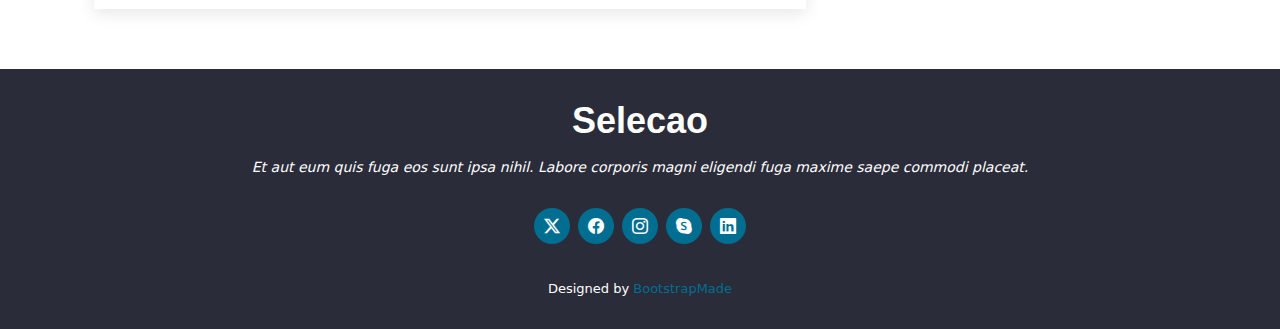
<file: blog-details.html>
<!DOCTYPE html>
<html lang="en">

<head>
  <meta charset="utf-8">
  <meta content="width=device-width, initial-scale=1.0" name="viewport">
  <title>Blog Details - Selecao Bootstrap Template</title>
  <meta name="description" content="">
  <meta name="keywords" content="">

  <!-- Favicons -->
  <link href="assets/img/favicon.png" rel="icon">
  <link href="assets/img/apple-touch-icon.png" rel="apple-touch-icon">

  <!-- Fonts -->
  <link href="https://fonts.googleapis.com" rel="preconnect">
  <link href="https://fonts.gstatic.com" rel="preconnect" crossorigin>
  <link href="https://fonts.googleapis.com/css2?family=Roboto:ital,wght@0,100;0,300;0,400;0,500;0,700;0,900;1,100;1,300;1,400;1,500;1,700;1,900&family=Poppins:ital,wght@0,100;0,200;0,300;0,400;0,500;0,600;0,700;0,800;0,900;1,100;1,200;1,300;1,400;1,500;1,600;1,700;1,800;1,900&family=Raleway:ital,wght@0,100;0,200;0,300;0,400;0,500;0,600;0,700;0,800;0,900;1,100;1,200;1,300;1,400;1,500;1,600;1,700;1,800;1,900&display=swap" rel="stylesheet">

  <!-- Vendor CSS Files -->
  <link href="assets/vendor/bootstrap/css/bootstrap.min.css" rel="stylesheet">
  <link href="assets/vendor/bootstrap-icons/bootstrap-icons.css" rel="stylesheet">
  <link href="assets/vendor/aos/aos.css" rel="stylesheet">
  <link href="assets/vendor/animate.css/animate.min.css" rel="stylesheet">
  <link href="assets/vendor/glightbox/css/glightbox.min.css" rel="stylesheet">
  <link href="assets/vendor/swiper/swiper-bundle.min.css" rel="stylesheet">

  <!-- Main CSS File -->
  <link href="assets/css/main.css" rel="stylesheet">

  <!-- =======================================================
  * Template Name: Selecao
  * Template URL: https://bootstrapmade.com/selecao-bootstrap-template/
  * Updated: Aug 07 2024 with Bootstrap v5.3.3
  * Author: BootstrapMade.com
  * License: https://bootstrapmade.com/license/
  ======================================================== -->
</head>

<body class="blog-details-page">

  <header id="header" class="header d-flex align-items-center fixed-top">
    <div class="container-fluid container-xl position-relative d-flex align-items-center justify-content-between">

      <a href="index.html" class="logo d-flex align-items-center">
        <!-- Uncomment the line below if you also wish to use an image logo -->
        <!-- <img src="assets/img/logo.png" alt=""> -->
        <h1 class="sitename">Selecao</h1>
      </a>

      <nav id="navmenu" class="navmenu">
        <ul>
          <li><a href="#hero">Home</a></li>
          <li><a href="#about">About</a></li>
          <li><a href="#services">Services</a></li>
          <li><a href="#portfolio">Portfolio</a></li>
          <li><a href="#team">Team</a></li>
          <li><a href="blog.html">Blog</a></li>
          <li class="dropdown"><a href="#"><span>Dropdown</span> <i class="bi bi-chevron-down toggle-dropdown"></i></a>
            <ul>
              <li><a href="#">Dropdown 1</a></li>
              <li class="dropdown"><a href="#"><span>Deep Dropdown</span> <i class="bi bi-chevron-down toggle-dropdown"></i></a>
                <ul>
                  <li><a href="#">Deep Dropdown 1</a></li>
                  <li><a href="#">Deep Dropdown 2</a></li>
                  <li><a href="#">Deep Dropdown 3</a></li>
                  <li><a href="#">Deep Dropdown 4</a></li>
                  <li><a href="#">Deep Dropdown 5</a></li>
                </ul>
              </li>
              <li><a href="#">Dropdown 2</a></li>
              <li><a href="#">Dropdown 3</a></li>
              <li><a href="#">Dropdown 4</a></li>
            </ul>
          </li>
          <li><a href="#contact">Contact</a></li>
        </ul>
        <i class="mobile-nav-toggle d-xl-none bi bi-list"></i>
      </nav>

    </div>
  </header>

  <main class="main">

    <!-- Page Title -->
    <div class="page-title dark-background">
      <div class="container position-relative">
        <h1>Blog Details</h1>
        <p>Esse dolorum voluptatum ullam est sint nemo et est ipsa porro placeat quibusdam quia assumenda numquam molestias.</p>
        <nav class="breadcrumbs">
          <ol>
            <li><a href="index.html">Home</a></li>
            <li class="current">Blog Details</li>
          </ol>
        </nav>
      </div>
    </div><!-- End Page Title -->

    <div class="container">
      <div class="row">

        <div class="col-lg-8">

          <!-- Blog Details Section -->
          <section id="blog-details" class="blog-details section">
            <div class="container">

              <article class="article">

                <div class="post-img">
                  <img src="assets/img/blog/blog-1.jpg" alt="" class="img-fluid">
                </div>

                <h2 class="title">Dolorum optio tempore voluptas dignissimos cumque fuga qui quibusdam quia</h2>

                <div class="meta-top">
                  <ul>
                    <li class="d-flex align-items-center"><i class="bi bi-person"></i> <a href="blog-details.html">John Doe</a></li>
                    <li class="d-flex align-items-center"><i class="bi bi-clock"></i> <a href="blog-details.html"><time datetime="2020-01-01">Jan 1, 2022</time></a></li>
                    <li class="d-flex align-items-center"><i class="bi bi-chat-dots"></i> <a href="blog-details.html">12 Comments</a></li>
                  </ul>
                </div><!-- End meta top -->

                <div class="content">
                  <p>
                    Similique neque nam consequuntur ad non maxime aliquam quas. Quibusdam animi praesentium. Aliquam et laboriosam eius aut nostrum quidem aliquid dicta.
                    Et eveniet enim. Qui velit est ea dolorem doloremque deleniti aperiam unde soluta. Est cum et quod quos aut ut et sit sunt. Voluptate porro consequatur assumenda perferendis dolore.
                  </p>

                  <p>
                    Sit repellat hic cupiditate hic ut nemo. Quis nihil sunt non reiciendis. Sequi in accusamus harum vel aspernatur. Excepturi numquam nihil cumque odio. Et voluptate cupiditate.
                  </p>

                  <blockquote>
                    <p>
                      Et vero doloremque tempore voluptatem ratione vel aut. Deleniti sunt animi aut. Aut eos aliquam doloribus minus autem quos.
                    </p>
                  </blockquote>

                  <p>
                    Sed quo laboriosam qui architecto. Occaecati repellendus omnis dicta inventore tempore provident voluptas mollitia aliquid. Id repellendus quia. Asperiores nihil magni dicta est suscipit perspiciatis. Voluptate ex rerum assumenda dolores nihil quaerat.
                    Dolor porro tempora et quibusdam voluptas. Beatae aut at ad qui tempore corrupti velit quisquam rerum. Omnis dolorum exercitationem harum qui qui blanditiis neque.
                    Iusto autem itaque. Repudiandae hic quae aspernatur ea neque qui. Architecto voluptatem magni. Vel magnam quod et tempora deleniti error rerum nihil tempora.
                  </p>

                  <h3>Et quae iure vel ut odit alias.</h3>
                  <p>
                    Officiis animi maxime nulla quo et harum eum quis a. Sit hic in qui quos fugit ut rerum atque. Optio provident dolores atque voluptatem rem excepturi molestiae qui. Voluptatem laborum omnis ullam quibusdam perspiciatis nulla nostrum. Voluptatum est libero eum nesciunt aliquid qui.
                    Quia et suscipit non sequi. Maxime sed odit. Beatae nesciunt nesciunt accusamus quia aut ratione aspernatur dolor. Sint harum eveniet dicta exercitationem minima. Exercitationem omnis asperiores natus aperiam dolor consequatur id ex sed. Quibusdam rerum dolores sint consequatur quidem ea.
                    Beatae minima sunt libero soluta sapiente in rem assumenda. Et qui odit voluptatem. Cum quibusdam voluptatem voluptatem accusamus mollitia aut atque aut.
                  </p>
                  <img src="assets/img/blog/blog-inside-post.jpg" class="img-fluid" alt="">

                  <h3>Ut repellat blanditiis est dolore sunt dolorum quae.</h3>
                  <p>
                    Rerum ea est assumenda pariatur quasi et quam. Facilis nam porro amet nostrum. In assumenda quia quae a id praesentium. Quos deleniti libero sed occaecati aut porro autem. Consectetur sed excepturi sint non placeat quia repellat incidunt labore. Autem facilis hic dolorum dolores vel.
                    Consectetur quasi id et optio praesentium aut asperiores eaque aut. Explicabo omnis quibusdam esse. Ex libero illum iusto totam et ut aut blanditiis. Veritatis numquam ut illum ut a quam vitae.
                  </p>
                  <p>
                    Alias quia non aliquid. Eos et ea velit. Voluptatem maxime enim omnis ipsa voluptas incidunt. Nulla sit eaque mollitia nisi asperiores est veniam.
                  </p>

                </div><!-- End post content -->

                <div class="meta-bottom">
                  <i class="bi bi-folder"></i>
                  <ul class="cats">
                    <li><a href="#">Business</a></li>
                  </ul>

                  <i class="bi bi-tags"></i>
                  <ul class="tags">
                    <li><a href="#">Creative</a></li>
                    <li><a href="#">Tips</a></li>
                    <li><a href="#">Marketing</a></li>
                  </ul>
                </div><!-- End meta bottom -->

              </article>

            </div>
          </section><!-- /Blog Details Section -->

          <!-- Blog Comments Section -->
          <section id="blog-comments" class="blog-comments section">

            <div class="container">

              <h4 class="comments-count">8 Comments</h4>

              <div id="comment-1" class="comment">
                <div class="d-flex">
                  <div class="comment-img"><img src="assets/img/blog/comments-1.jpg" alt=""></div>
                  <div>
                    <h5><a href="">Georgia Reader</a> <a href="#" class="reply"><i class="bi bi-reply-fill"></i> Reply</a></h5>
                    <time datetime="2020-01-01">01 Jan,2022</time>
                    <p>
                      Et rerum totam nisi. Molestiae vel quam dolorum vel voluptatem et et. Est ad aut sapiente quis molestiae est qui cum soluta.
                      Vero aut rerum vel. Rerum quos laboriosam placeat ex qui. Sint qui facilis et.
                    </p>
                  </div>
                </div>
              </div><!-- End comment #1 -->

              <div id="comment-2" class="comment">
                <div class="d-flex">
                  <div class="comment-img"><img src="assets/img/blog/comments-2.jpg" alt=""></div>
                  <div>
                    <h5><a href="">Aron Alvarado</a> <a href="#" class="reply"><i class="bi bi-reply-fill"></i> Reply</a></h5>
                    <time datetime="2020-01-01">01 Jan,2022</time>
                    <p>
                      Ipsam tempora sequi voluptatem quis sapiente non. Autem itaque eveniet saepe. Officiis illo ut beatae.
                    </p>
                  </div>
                </div>

                <div id="comment-reply-1" class="comment comment-reply">
                  <div class="d-flex">
                    <div class="comment-img"><img src="assets/img/blog/comments-3.jpg" alt=""></div>
                    <div>
                      <h5><a href="">Lynda Small</a> <a href="#" class="reply"><i class="bi bi-reply-fill"></i> Reply</a></h5>
                      <time datetime="2020-01-01">01 Jan,2022</time>
                      <p>
                        Enim ipsa eum fugiat fuga repellat. Commodi quo quo dicta. Est ullam aspernatur ut vitae quia mollitia id non. Qui ad quas nostrum rerum sed necessitatibus aut est. Eum officiis sed repellat maxime vero nisi natus. Amet nesciunt nesciunt qui illum omnis est et dolor recusandae.

                        Recusandae sit ad aut impedit et. Ipsa labore dolor impedit et natus in porro aut. Magnam qui cum. Illo similique occaecati nihil modi eligendi. Pariatur distinctio labore omnis incidunt et illum. Expedita et dignissimos distinctio laborum minima fugiat.

                        Libero corporis qui. Nam illo odio beatae enim ducimus. Harum reiciendis error dolorum non autem quisquam vero rerum neque.
                      </p>
                    </div>
                  </div>

                  <div id="comment-reply-2" class="comment comment-reply">
                    <div class="d-flex">
                      <div class="comment-img"><img src="assets/img/blog/comments-4.jpg" alt=""></div>
                      <div>
                        <h5><a href="">Sianna Ramsay</a> <a href="#" class="reply"><i class="bi bi-reply-fill"></i> Reply</a></h5>
                        <time datetime="2020-01-01">01 Jan,2022</time>
                        <p>
                          Et dignissimos impedit nulla et quo distinctio ex nemo. Omnis quia dolores cupiditate et. Ut unde qui eligendi sapiente omnis ullam. Placeat porro est commodi est officiis voluptas repellat quisquam possimus. Perferendis id consectetur necessitatibus.
                        </p>
                      </div>
                    </div>

                  </div><!-- End comment reply #2-->

                </div><!-- End comment reply #1-->

              </div><!-- End comment #2-->

              <div id="comment-3" class="comment">
                <div class="d-flex">
                  <div class="comment-img"><img src="assets/img/blog/comments-5.jpg" alt=""></div>
                  <div>
                    <h5><a href="">Nolan Davidson</a> <a href="#" class="reply"><i class="bi bi-reply-fill"></i> Reply</a></h5>
                    <time datetime="2020-01-01">01 Jan,2022</time>
                    <p>
                      Distinctio nesciunt rerum reprehenderit sed. Iste omnis eius repellendus quia nihil ut accusantium tempore. Nesciunt expedita id dolor exercitationem aspernatur aut quam ut. Voluptatem est accusamus iste at.
                      Non aut et et esse qui sit modi neque. Exercitationem et eos aspernatur. Ea est consequuntur officia beatae ea aut eos soluta. Non qui dolorum voluptatibus et optio veniam. Quam officia sit nostrum dolorem.
                    </p>
                  </div>
                </div>

              </div><!-- End comment #3 -->

              <div id="comment-4" class="comment">
                <div class="d-flex">
                  <div class="comment-img"><img src="assets/img/blog/comments-6.jpg" alt=""></div>
                  <div>
                    <h5><a href="">Kay Duggan</a> <a href="#" class="reply"><i class="bi bi-reply-fill"></i> Reply</a></h5>
                    <time datetime="2020-01-01">01 Jan,2022</time>
                    <p>
                      Dolorem atque aut. Omnis doloremque blanditiis quia eum porro quis ut velit tempore. Cumque sed quia ut maxime. Est ad aut cum. Ut exercitationem non in fugiat.
                    </p>
                  </div>
                </div>

              </div><!-- End comment #4 -->

            </div>

          </section><!-- /Blog Comments Section -->

          <!-- Comment Form Section -->
          <section id="comment-form" class="comment-form section">
            <div class="container">

              <form action="">

                <h4>Post Comment</h4>
                <p>Your email address will not be published. Required fields are marked * </p>
                <div class="row">
                  <div class="col-md-6 form-group">
                    <input name="name" type="text" class="form-control" placeholder="Your Name*">
                  </div>
                  <div class="col-md-6 form-group">
                    <input name="email" type="text" class="form-control" placeholder="Your Email*">
                  </div>
                </div>
                <div class="row">
                  <div class="col form-group">
                    <input name="website" type="text" class="form-control" placeholder="Your Website">
                  </div>
                </div>
                <div class="row">
                  <div class="col form-group">
                    <textarea name="comment" class="form-control" placeholder="Your Comment*"></textarea>
                  </div>
                </div>

                <div class="text-center">
                  <button type="submit" class="btn btn-primary">Post Comment</button>
                </div>

              </form>

            </div>
          </section><!-- /Comment Form Section -->

        </div>

        <div class="col-lg-4 sidebar">

          <div class="widgets-container">

            <!-- Blog Author Widget -->
            <div class="blog-author-widget widget-item">

              <div class="d-flex flex-column align-items-center">
                <img src="assets/img/blog/blog-author.jpg" class="rounded-circle flex-shrink-0" alt="">
                <h4>Jane Smith</h4>
                <div class="social-links">
                  <a href="https://x.com/#"><i class="bi bi-twitter-x"></i></a>
                  <a href="https://facebook.com/#"><i class="bi bi-facebook"></i></a>
                  <a href="https://instagram.com/#"><i class="biu bi-instagram"></i></a>
                  <a href="https://instagram.com/#"><i class="biu bi-linkedin"></i></a>
                </div>

                <p>
                  Itaque quidem optio quia voluptatibus dolorem dolor. Modi eum sed possimus accusantium. Quas repellat voluptatem officia numquam sint aspernatur voluptas. Esse et accusantium ut unde voluptas.
                </p>

              </div>
            </div><!--/Blog Author Widget -->

            <!-- Search Widget -->
            <div class="search-widget widget-item">

              <h3 class="widget-title">Search</h3>
              <form action="">
                <input type="text">
                <button type="submit" title="Search"><i class="bi bi-search"></i></button>
              </form>

            </div><!--/Search Widget -->

            <!-- Categories Widget -->
            <div class="categories-widget widget-item">

              <h3 class="widget-title">Categories</h3>
              <ul class="mt-3">
                <li><a href="#">General <span>(25)</span></a></li>
                <li><a href="#">Lifestyle <span>(12)</span></a></li>
                <li><a href="#">Travel <span>(5)</span></a></li>
                <li><a href="#">Design <span>(22)</span></a></li>
                <li><a href="#">Creative <span>(8)</span></a></li>
                <li><a href="#">Educaion <span>(14)</span></a></li>
              </ul>

            </div><!--/Categories Widget -->

            <!-- Recent Posts Widget -->
            <div class="recent-posts-widget widget-item">

              <h3 class="widget-title">Recent Posts</h3>

              <div class="post-item">
                <h4><a href="blog-details.html">Nihil blanditiis at in nihil autem</a></h4>
                <time datetime="2020-01-01">Jan 1, 2020</time>
              </div><!-- End recent post item-->

              <div class="post-item">
                <h4><a href="blog-details.html">Quidem autem et impedit</a></h4>
                <time datetime="2020-01-01">Jan 1, 2020</time>
              </div><!-- End recent post item-->

              <div class="post-item">
                <h4><a href="blog-details.html">Id quia et et ut maxime similique occaecati ut</a></h4>
                <time datetime="2020-01-01">Jan 1, 2020</time>
              </div><!-- End recent post item-->

              <div class="post-item">
                <h4><a href="blog-details.html">Laborum corporis quo dara net para</a></h4>
                <time datetime="2020-01-01">Jan 1, 2020</time>
              </div><!-- End recent post item-->

              <div class="post-item">
                <h4><a href="blog-details.html">Et dolores corrupti quae illo quod dolor</a></h4>
                <time datetime="2020-01-01">Jan 1, 2020</time>
              </div><!-- End recent post item-->

            </div><!--/Recent Posts Widget -->

            <!-- Tags Widget -->
            <div class="tags-widget widget-item">

              <h3 class="widget-title">Tags</h3>
              <ul>
                <li><a href="#">App</a></li>
                <li><a href="#">IT</a></li>
                <li><a href="#">Business</a></li>
                <li><a href="#">Mac</a></li>
                <li><a href="#">Design</a></li>
                <li><a href="#">Office</a></li>
                <li><a href="#">Creative</a></li>
                <li><a href="#">Studio</a></li>
                <li><a href="#">Smart</a></li>
                <li><a href="#">Tips</a></li>
                <li><a href="#">Marketing</a></li>
              </ul>

            </div><!--/Tags Widget -->

          </div>

        </div>

      </div>
    </div>

  </main>

  <footer id="footer" class="footer dark-background">
    <div class="container">
      <h3 class="sitename">Selecao</h3>
      <p>Et aut eum quis fuga eos sunt ipsa nihil. Labore corporis magni eligendi fuga maxime saepe commodi placeat.</p>
      <div class="social-links d-flex justify-content-center">
        <a href=""><i class="bi bi-twitter-x"></i></a>
        <a href=""><i class="bi bi-facebook"></i></a>
        <a href=""><i class="bi bi-instagram"></i></a>
        <a href=""><i class="bi bi-skype"></i></a>
        <a href=""><i class="bi bi-linkedin"></i></a>
      </div>
      <div class="container">
        <div class="credits">
          <!-- All the links in the footer should remain intact. -->
          <!-- You can delete the links only if you've purchased the pro version. -->
          <!-- Licensing information: https://bootstrapmade.com/license/ -->
          <!-- Purchase the pro version with working PHP/AJAX contact form: [buy-url] -->
          Designed by <a href="https://bootstrapmade.com/">BootstrapMade</a>
        </div>
      </div>
    </div>
  </footer>

  <!-- Scroll Top -->
  <a href="#" id="scroll-top" class="scroll-top d-flex align-items-center justify-content-center"><i class="bi bi-arrow-up-short"></i></a>

  <!-- Preloader -->
  <div id="preloader"></div>

  <!-- Vendor JS Files -->
  <script src="assets/vendor/bootstrap/js/bootstrap.bundle.min.js"></script>
  <script src="assets/vendor/php-email-form/validate.js"></script>
  <script src="assets/vendor/aos/aos.js"></script>
  <script src="assets/vendor/glightbox/js/glightbox.min.js"></script>
  <script src="assets/vendor/imagesloaded/imagesloaded.pkgd.min.js"></script>
  <script src="assets/vendor/isotope-layout/isotope.pkgd.min.js"></script>
  <script src="assets/vendor/swiper/swiper-bundle.min.js"></script>

  <!-- Main JS File -->
  <script src="assets/js/main.js"></script>

</body>

</html>
</file>
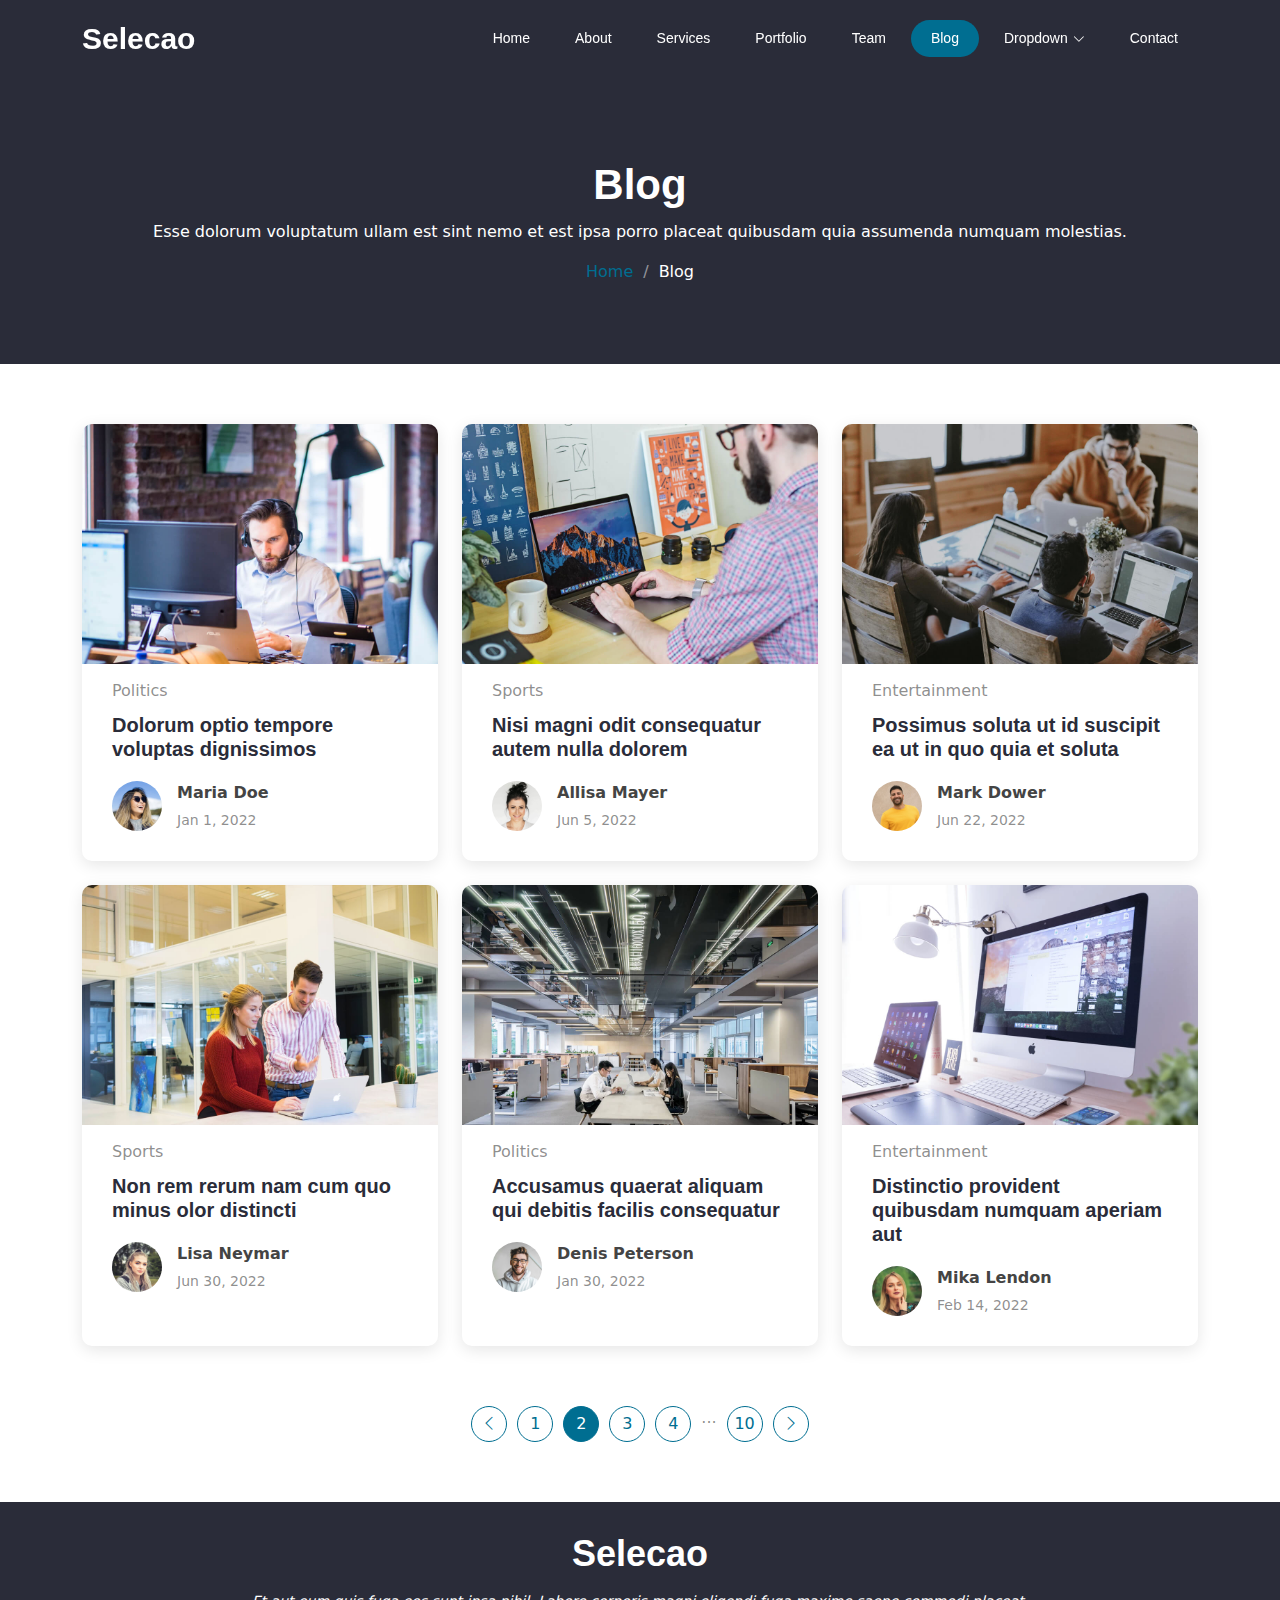
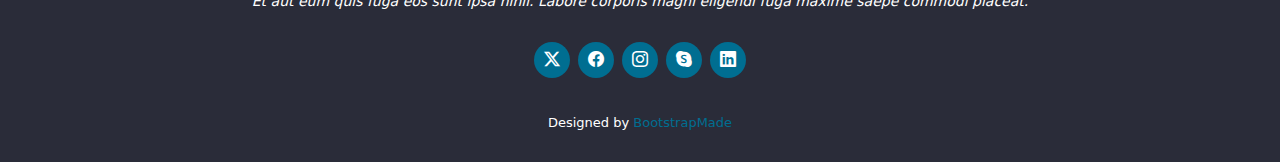
<file: blog.html>
<!DOCTYPE html>
<html lang="en">

<head>
  <meta charset="utf-8">
  <meta content="width=device-width, initial-scale=1.0" name="viewport">
  <title>Blog - Selecao Bootstrap Template</title>
  <meta name="description" content="">
  <meta name="keywords" content="">

  <!-- Favicons -->
  <link href="assets/img/favicon.png" rel="icon">
  <link href="assets/img/apple-touch-icon.png" rel="apple-touch-icon">

  <!-- Fonts -->
  <link href="https://fonts.googleapis.com" rel="preconnect">
  <link href="https://fonts.gstatic.com" rel="preconnect" crossorigin>
  <link href="https://fonts.googleapis.com/css2?family=Roboto:ital,wght@0,100;0,300;0,400;0,500;0,700;0,900;1,100;1,300;1,400;1,500;1,700;1,900&family=Poppins:ital,wght@0,100;0,200;0,300;0,400;0,500;0,600;0,700;0,800;0,900;1,100;1,200;1,300;1,400;1,500;1,600;1,700;1,800;1,900&family=Raleway:ital,wght@0,100;0,200;0,300;0,400;0,500;0,600;0,700;0,800;0,900;1,100;1,200;1,300;1,400;1,500;1,600;1,700;1,800;1,900&display=swap" rel="stylesheet">

  <!-- Vendor CSS Files -->
  <link href="assets/vendor/bootstrap/css/bootstrap.min.css" rel="stylesheet">
  <link href="assets/vendor/bootstrap-icons/bootstrap-icons.css" rel="stylesheet">
  <link href="assets/vendor/aos/aos.css" rel="stylesheet">
  <link href="assets/vendor/animate.css/animate.min.css" rel="stylesheet">
  <link href="assets/vendor/glightbox/css/glightbox.min.css" rel="stylesheet">
  <link href="assets/vendor/swiper/swiper-bundle.min.css" rel="stylesheet">

  <!-- Main CSS File -->
  <link href="assets/css/main.css" rel="stylesheet">

  <!-- =======================================================
  * Template Name: Selecao
  * Template URL: https://bootstrapmade.com/selecao-bootstrap-template/
  * Updated: Aug 07 2024 with Bootstrap v5.3.3
  * Author: BootstrapMade.com
  * License: https://bootstrapmade.com/license/
  ======================================================== -->
</head>

<body class="blog-page">

  <header id="header" class="header d-flex align-items-center fixed-top">
    <div class="container-fluid container-xl position-relative d-flex align-items-center justify-content-between">

      <a href="index.html" class="logo d-flex align-items-center">
        <!-- Uncomment the line below if you also wish to use an image logo -->
        <!-- <img src="assets/img/logo.png" alt=""> -->
        <h1 class="sitename">Selecao</h1>
      </a>

      <nav id="navmenu" class="navmenu">
        <ul>
          <li><a href="#hero">Home</a></li>
          <li><a href="#about">About</a></li>
          <li><a href="#services">Services</a></li>
          <li><a href="#portfolio">Portfolio</a></li>
          <li><a href="#team">Team</a></li>
          <li><a href="blog.html" class="active">Blog</a></li>
          <li class="dropdown"><a href="#"><span>Dropdown</span> <i class="bi bi-chevron-down toggle-dropdown"></i></a>
            <ul>
              <li><a href="#">Dropdown 1</a></li>
              <li class="dropdown"><a href="#"><span>Deep Dropdown</span> <i class="bi bi-chevron-down toggle-dropdown"></i></a>
                <ul>
                  <li><a href="#">Deep Dropdown 1</a></li>
                  <li><a href="#">Deep Dropdown 2</a></li>
                  <li><a href="#">Deep Dropdown 3</a></li>
                  <li><a href="#">Deep Dropdown 4</a></li>
                  <li><a href="#">Deep Dropdown 5</a></li>
                </ul>
              </li>
              <li><a href="#">Dropdown 2</a></li>
              <li><a href="#">Dropdown 3</a></li>
              <li><a href="#">Dropdown 4</a></li>
            </ul>
          </li>
          <li><a href="#contact">Contact</a></li>
        </ul>
        <i class="mobile-nav-toggle d-xl-none bi bi-list"></i>
      </nav>

    </div>
  </header>

  <main class="main">

    <!-- Page Title -->
    <div class="page-title dark-background">
      <div class="container position-relative">
        <h1>Blog</h1>
        <p>Esse dolorum voluptatum ullam est sint nemo et est ipsa porro placeat quibusdam quia assumenda numquam molestias.</p>
        <nav class="breadcrumbs">
          <ol>
            <li><a href="index.html">Home</a></li>
            <li class="current">Blog</li>
          </ol>
        </nav>
      </div>
    </div><!-- End Page Title -->

    <!-- Blog Posts Section -->
    <section id="blog-posts" class="blog-posts section">

      <div class="container">
        <div class="row gy-4">

          <div class="col-lg-4">
            <article>

              <div class="post-img">
                <img src="assets/img/blog/blog-1.jpg" alt="" class="img-fluid">
              </div>

              <p class="post-category">Politics</p>

              <h2 class="title">
                <a href="blog-details.html">Dolorum optio tempore voluptas dignissimos</a>
              </h2>

              <div class="d-flex align-items-center">
                <img src="assets/img/blog/blog-author.jpg" alt="" class="img-fluid post-author-img flex-shrink-0">
                <div class="post-meta">
                  <p class="post-author">Maria Doe</p>
                  <p class="post-date">
                    <time datetime="2022-01-01">Jan 1, 2022</time>
                  </p>
                </div>
              </div>

            </article>
          </div><!-- End post list item -->

          <div class="col-lg-4">
            <article>

              <div class="post-img">
                <img src="assets/img/blog/blog-2.jpg" alt="" class="img-fluid">
              </div>

              <p class="post-category">Sports</p>

              <h2 class="title">
                <a href="blog-details.html">Nisi magni odit consequatur autem nulla dolorem</a>
              </h2>

              <div class="d-flex align-items-center">
                <img src="assets/img/blog/blog-author-2.jpg" alt="" class="img-fluid post-author-img flex-shrink-0">
                <div class="post-meta">
                  <p class="post-author">Allisa Mayer</p>
                  <p class="post-date">
                    <time datetime="2022-01-01">Jun 5, 2022</time>
                  </p>
                </div>
              </div>

            </article>
          </div><!-- End post list item -->

          <div class="col-lg-4">
            <article>

              <div class="post-img">
                <img src="assets/img/blog/blog-3.jpg" alt="" class="img-fluid">
              </div>

              <p class="post-category">Entertainment</p>

              <h2 class="title">
                <a href="blog-details.html">Possimus soluta ut id suscipit ea ut in quo quia et soluta</a>
              </h2>

              <div class="d-flex align-items-center">
                <img src="assets/img/blog/blog-author-3.jpg" alt="" class="img-fluid post-author-img flex-shrink-0">
                <div class="post-meta">
                  <p class="post-author">Mark Dower</p>
                  <p class="post-date">
                    <time datetime="2022-01-01">Jun 22, 2022</time>
                  </p>
                </div>
              </div>

            </article>
          </div><!-- End post list item -->

          <div class="col-lg-4">
            <article>

              <div class="post-img">
                <img src="assets/img/blog/blog-4.jpg" alt="" class="img-fluid">
              </div>

              <p class="post-category">Sports</p>

              <h2 class="title">
                <a href="blog-details.html">Non rem rerum nam cum quo minus olor distincti</a>
              </h2>

              <div class="d-flex align-items-center">
                <img src="assets/img/blog/blog-author-4.jpg" alt="" class="img-fluid post-author-img flex-shrink-0">
                <div class="post-meta">
                  <p class="post-author">Lisa Neymar</p>
                  <p class="post-date">
                    <time datetime="2022-01-01">Jun 30, 2022</time>
                  </p>
                </div>
              </div>

            </article>
          </div><!-- End post list item -->

          <div class="col-lg-4">
            <article>

              <div class="post-img">
                <img src="assets/img/blog/blog-5.jpg" alt="" class="img-fluid">
              </div>

              <p class="post-category">Politics</p>

              <h2 class="title">
                <a href="blog-details.html">Accusamus quaerat aliquam qui debitis facilis consequatur</a>
              </h2>

              <div class="d-flex align-items-center">
                <img src="assets/img/blog/blog-author-5.jpg" alt="" class="img-fluid post-author-img flex-shrink-0">
                <div class="post-meta">
                  <p class="post-author">Denis Peterson</p>
                  <p class="post-date">
                    <time datetime="2022-01-01">Jan 30, 2022</time>
                  </p>
                </div>
              </div>

            </article>
          </div><!-- End post list item -->

          <div class="col-lg-4">
            <article>

              <div class="post-img">
                <img src="assets/img/blog/blog-6.jpg" alt="" class="img-fluid">
              </div>

              <p class="post-category">Entertainment</p>

              <h2 class="title">
                <a href="blog-details.html">Distinctio provident quibusdam numquam aperiam aut</a>
              </h2>

              <div class="d-flex align-items-center">
                <img src="assets/img/blog/blog-author-6.jpg" alt="" class="img-fluid post-author-img flex-shrink-0">
                <div class="post-meta">
                  <p class="post-author">Mika Lendon</p>
                  <p class="post-date">
                    <time datetime="2022-01-01">Feb 14, 2022</time>
                  </p>
                </div>
              </div>

            </article>
          </div><!-- End post list item -->

        </div>
      </div>

    </section><!-- /Blog Posts Section -->

    <!-- Blog Pagination Section -->
    <section id="blog-pagination" class="blog-pagination section">

      <div class="container">
        <div class="d-flex justify-content-center">
          <ul>
            <li><a href="#"><i class="bi bi-chevron-left"></i></a></li>
            <li><a href="#">1</a></li>
            <li><a href="#" class="active">2</a></li>
            <li><a href="#">3</a></li>
            <li><a href="#">4</a></li>
            <li>...</li>
            <li><a href="#">10</a></li>
            <li><a href="#"><i class="bi bi-chevron-right"></i></a></li>
          </ul>
        </div>
      </div>

    </section><!-- /Blog Pagination Section -->

  </main>

  <footer id="footer" class="footer dark-background">
    <div class="container">
      <h3 class="sitename">Selecao</h3>
      <p>Et aut eum quis fuga eos sunt ipsa nihil. Labore corporis magni eligendi fuga maxime saepe commodi placeat.</p>
      <div class="social-links d-flex justify-content-center">
        <a href=""><i class="bi bi-twitter-x"></i></a>
        <a href=""><i class="bi bi-facebook"></i></a>
        <a href=""><i class="bi bi-instagram"></i></a>
        <a href=""><i class="bi bi-skype"></i></a>
        <a href=""><i class="bi bi-linkedin"></i></a>
      </div>
      <div class="container">
        <div class="credits">
          <!-- All the links in the footer should remain intact. -->
          <!-- You can delete the links only if you've purchased the pro version. -->
          <!-- Licensing information: https://bootstrapmade.com/license/ -->
          <!-- Purchase the pro version with working PHP/AJAX contact form: [buy-url] -->
          Designed by <a href="https://bootstrapmade.com/">BootstrapMade</a>
        </div>
      </div>
    </div>
  </footer>

  <!-- Scroll Top -->
  <a href="#" id="scroll-top" class="scroll-top d-flex align-items-center justify-content-center"><i class="bi bi-arrow-up-short"></i></a>

  <!-- Preloader -->
  <div id="preloader"></div>

  <!-- Vendor JS Files -->
  <script src="assets/vendor/bootstrap/js/bootstrap.bundle.min.js"></script>
  <script src="assets/vendor/php-email-form/validate.js"></script>
  <script src="assets/vendor/aos/aos.js"></script>
  <script src="assets/vendor/glightbox/js/glightbox.min.js"></script>
  <script src="assets/vendor/imagesloaded/imagesloaded.pkgd.min.js"></script>
  <script src="assets/vendor/isotope-layout/isotope.pkgd.min.js"></script>
  <script src="assets/vendor/swiper/swiper-bundle.min.js"></script>

  <!-- Main JS File -->
  <script src="assets/js/main.js"></script>

</body>

</html>
</file>
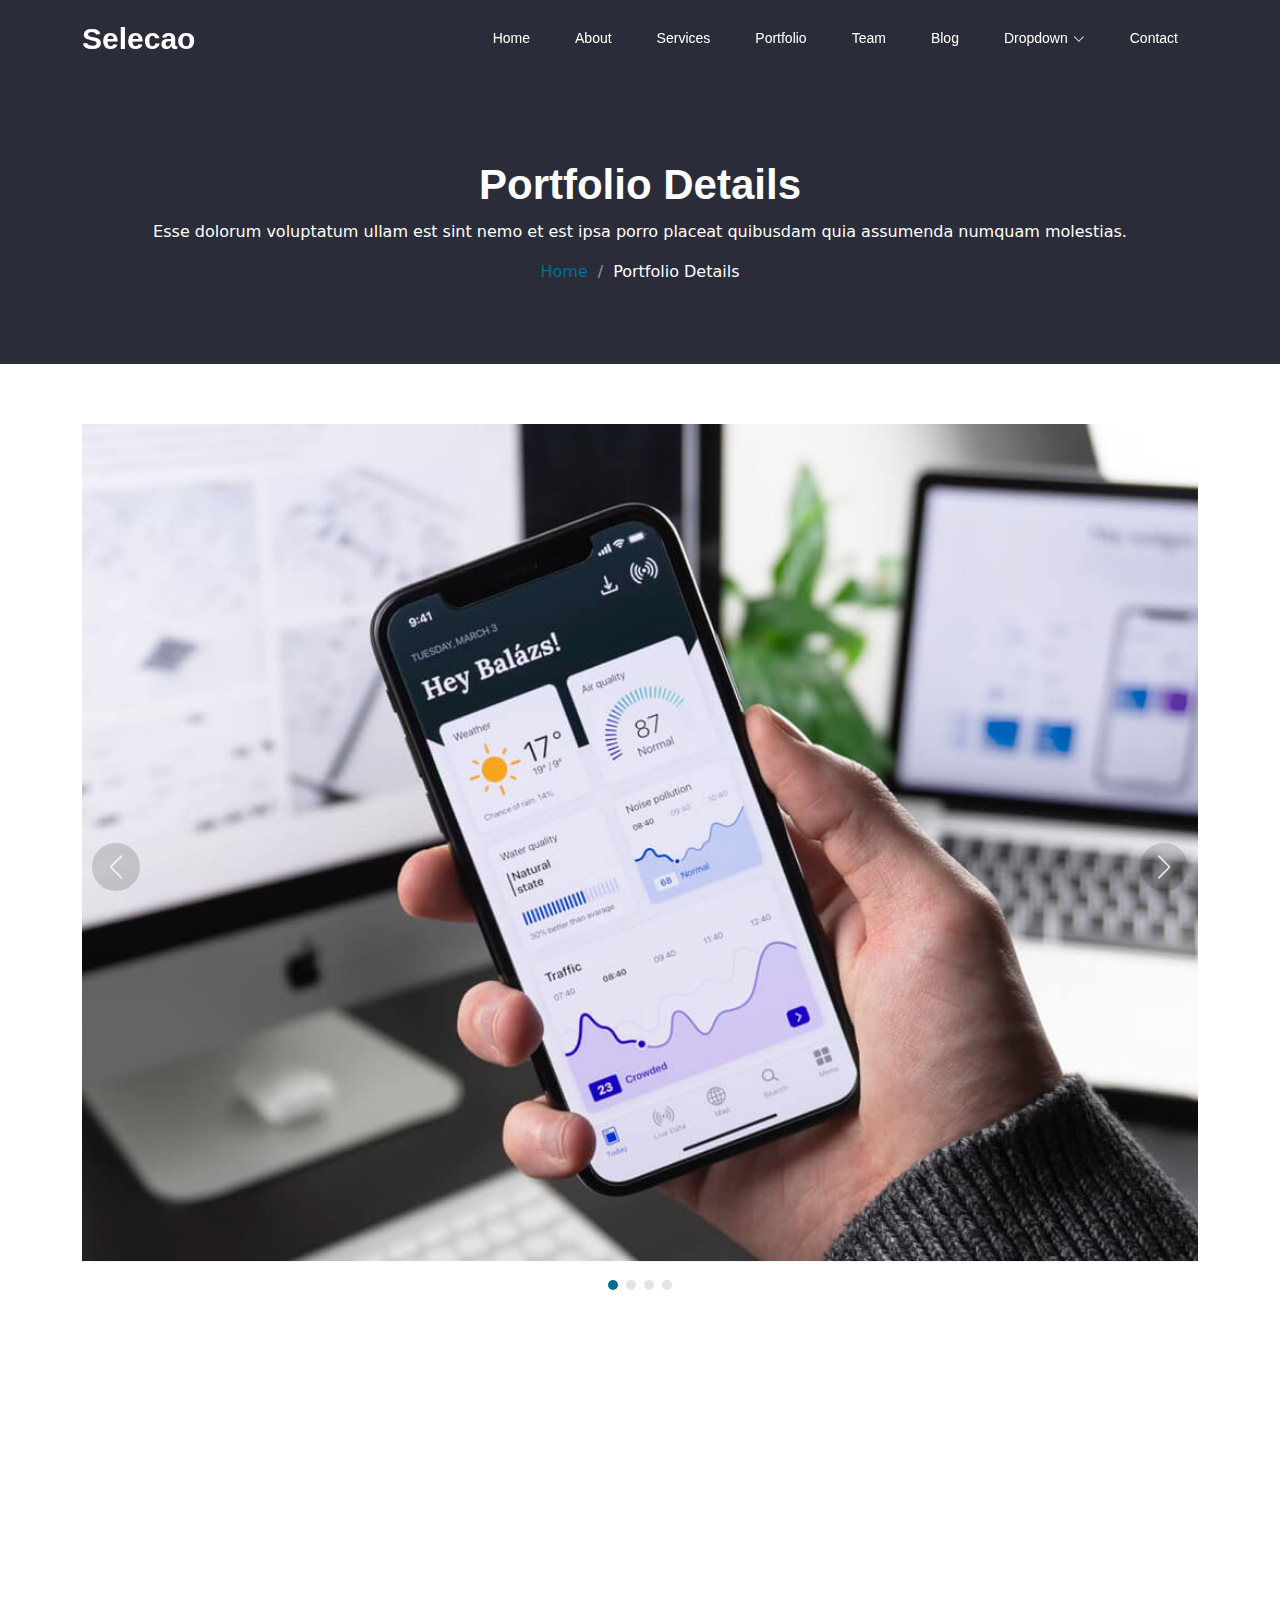
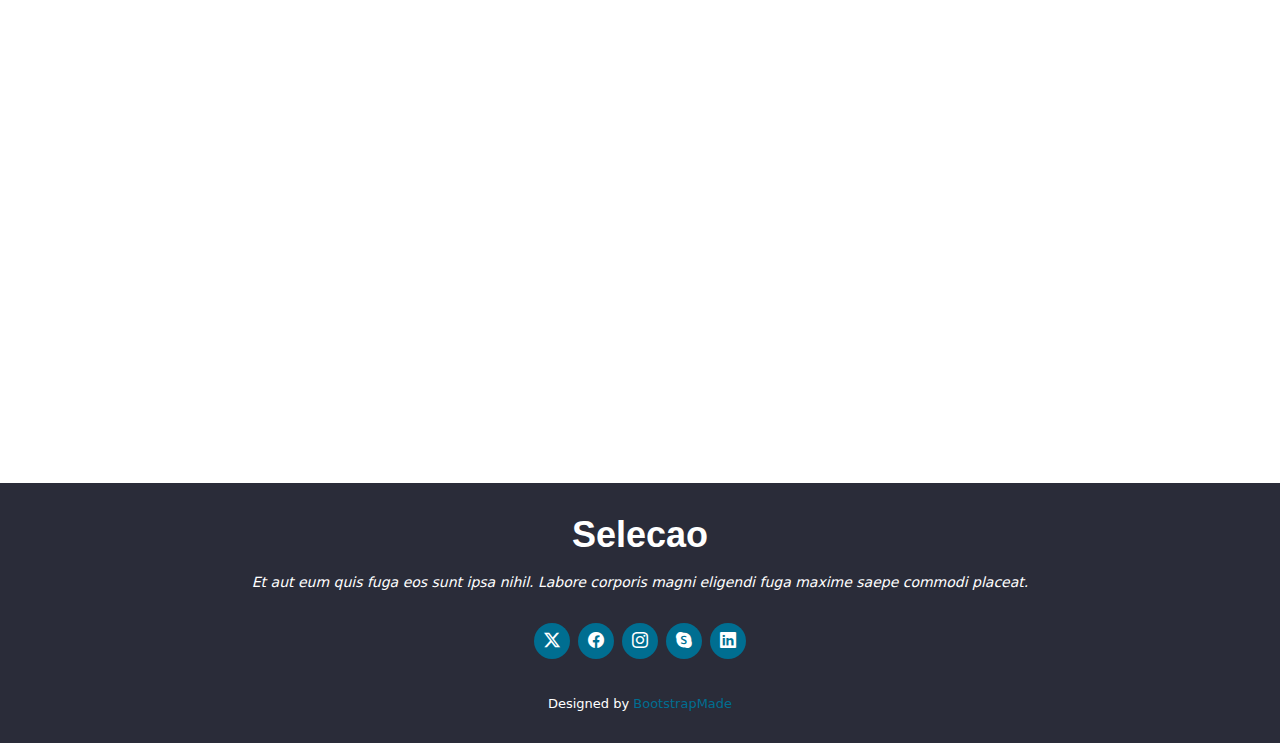
<file: portfolio-details.html>
<!DOCTYPE html>
<html lang="en">

<head>
  <meta charset="utf-8">
  <meta content="width=device-width, initial-scale=1.0" name="viewport">
  <title>Portfolio Details - Selecao Bootstrap Template</title>
  <meta name="description" content="">
  <meta name="keywords" content="">

  <!-- Favicons -->
  <link href="assets/img/favicon.png" rel="icon">
  <link href="assets/img/apple-touch-icon.png" rel="apple-touch-icon">

  <!-- Fonts -->
  <link href="https://fonts.googleapis.com" rel="preconnect">
  <link href="https://fonts.gstatic.com" rel="preconnect" crossorigin>
  <link href="https://fonts.googleapis.com/css2?family=Roboto:ital,wght@0,100;0,300;0,400;0,500;0,700;0,900;1,100;1,300;1,400;1,500;1,700;1,900&family=Poppins:ital,wght@0,100;0,200;0,300;0,400;0,500;0,600;0,700;0,800;0,900;1,100;1,200;1,300;1,400;1,500;1,600;1,700;1,800;1,900&family=Raleway:ital,wght@0,100;0,200;0,300;0,400;0,500;0,600;0,700;0,800;0,900;1,100;1,200;1,300;1,400;1,500;1,600;1,700;1,800;1,900&display=swap" rel="stylesheet">

  <!-- Vendor CSS Files -->
  <link href="assets/vendor/bootstrap/css/bootstrap.min.css" rel="stylesheet">
  <link href="assets/vendor/bootstrap-icons/bootstrap-icons.css" rel="stylesheet">
  <link href="assets/vendor/aos/aos.css" rel="stylesheet">
  <link href="assets/vendor/animate.css/animate.min.css" rel="stylesheet">
  <link href="assets/vendor/glightbox/css/glightbox.min.css" rel="stylesheet">
  <link href="assets/vendor/swiper/swiper-bundle.min.css" rel="stylesheet">

  <!-- Main CSS File -->
  <link href="assets/css/main.css" rel="stylesheet">

  <!-- =======================================================
  * Template Name: Selecao
  * Template URL: https://bootstrapmade.com/selecao-bootstrap-template/
  * Updated: Aug 07 2024 with Bootstrap v5.3.3
  * Author: BootstrapMade.com
  * License: https://bootstrapmade.com/license/
  ======================================================== -->
</head>

<body class="portfolio-details-page">

  <header id="header" class="header d-flex align-items-center fixed-top">
    <div class="container-fluid container-xl position-relative d-flex align-items-center justify-content-between">

      <a href="index.html" class="logo d-flex align-items-center">
        <!-- Uncomment the line below if you also wish to use an image logo -->
        <!-- <img src="assets/img/logo.png" alt=""> -->
        <h1 class="sitename">Selecao</h1>
      </a>

      <nav id="navmenu" class="navmenu">
        <ul>
          <li><a href="#hero">Home</a></li>
          <li><a href="#about">About</a></li>
          <li><a href="#services">Services</a></li>
          <li><a href="#portfolio">Portfolio</a></li>
          <li><a href="#team">Team</a></li>
          <li><a href="blog.html">Blog</a></li>
          <li class="dropdown"><a href="#"><span>Dropdown</span> <i class="bi bi-chevron-down toggle-dropdown"></i></a>
            <ul>
              <li><a href="#">Dropdown 1</a></li>
              <li class="dropdown"><a href="#"><span>Deep Dropdown</span> <i class="bi bi-chevron-down toggle-dropdown"></i></a>
                <ul>
                  <li><a href="#">Deep Dropdown 1</a></li>
                  <li><a href="#">Deep Dropdown 2</a></li>
                  <li><a href="#">Deep Dropdown 3</a></li>
                  <li><a href="#">Deep Dropdown 4</a></li>
                  <li><a href="#">Deep Dropdown 5</a></li>
                </ul>
              </li>
              <li><a href="#">Dropdown 2</a></li>
              <li><a href="#">Dropdown 3</a></li>
              <li><a href="#">Dropdown 4</a></li>
            </ul>
          </li>
          <li><a href="#contact">Contact</a></li>
        </ul>
        <i class="mobile-nav-toggle d-xl-none bi bi-list"></i>
      </nav>

    </div>
  </header>

  <main class="main">

    <!-- Page Title -->
    <div class="page-title dark-background">
      <div class="container position-relative">
        <h1>Portfolio Details</h1>
        <p>Esse dolorum voluptatum ullam est sint nemo et est ipsa porro placeat quibusdam quia assumenda numquam molestias.</p>
        <nav class="breadcrumbs">
          <ol>
            <li><a href="index.html">Home</a></li>
            <li class="current">Portfolio Details</li>
          </ol>
        </nav>
      </div>
    </div><!-- End Page Title -->

    <!-- Portfolio Details Section -->
    <section id="portfolio-details" class="portfolio-details section">

      <div class="container" data-aos="fade-up">

        <div class="portfolio-details-slider swiper init-swiper">
          <script type="application/json" class="swiper-config">
            {
              "loop": true,
              "speed": 600,
              "autoplay": {
                "delay": 5000
              },
              "slidesPerView": "auto",
              "navigation": {
                "nextEl": ".swiper-button-next",
                "prevEl": ".swiper-button-prev"
              },
              "pagination": {
                "el": ".swiper-pagination",
                "type": "bullets",
                "clickable": true
              }
            }
          </script>
          <div class="swiper-wrapper align-items-center">

            <div class="swiper-slide">
              <img src="assets/img/portfolio/app-1.jpg" alt="">
            </div>

            <div class="swiper-slide">
              <img src="assets/img/portfolio/product-1.jpg" alt="">
            </div>

            <div class="swiper-slide">
              <img src="assets/img/portfolio/branding-1.jpg" alt="">
            </div>

            <div class="swiper-slide">
              <img src="assets/img/portfolio/books-1.jpg" alt="">
            </div>

          </div>
          <div class="swiper-button-prev"></div>
          <div class="swiper-button-next"></div>
          <div class="swiper-pagination"></div>
        </div>

        <div class="row justify-content-between gy-4 mt-4">

          <div class="col-lg-8" data-aos="fade-up">
            <div class="portfolio-description">
              <h2>This is an example of portfolio details</h2>
              <p>
                Autem ipsum nam porro corporis rerum. Quis eos dolorem eos itaque inventore commodi labore quia quia. Exercitationem repudiandae officiis neque suscipit non officia eaque itaque enim. Voluptatem officia accusantium nesciunt est omnis tempora consectetur dignissimos. Sequi nulla at esse enim cum deserunt eius.
              </p>
              <p>
                Amet consequatur qui dolore veniam voluptatem voluptatem sit. Non aspernatur atque natus ut cum nam et. Praesentium error dolores rerum minus sequi quia veritatis eum. Eos et doloribus doloremque nesciunt molestiae laboriosam.
              </p>

              <div class="testimonial-item">
                <p>
                  <i class="bi bi-quote quote-icon-left"></i>
                  <span>Export tempor illum tamen malis malis eram quae irure esse labore quem cillum quid cillum eram malis quorum velit fore eram velit sunt aliqua noster fugiat irure amet legam anim culpa.</span>
                  <i class="bi bi-quote quote-icon-right"></i>
                </p>
                <div>
                  <img src="assets/img/testimonials/testimonials-2.jpg" class="testimonial-img" alt="">
                  <h3>Sara Wilsson</h3>
                  <h4>Designer</h4>
                </div>
              </div>

              <p>
                Impedit ipsum quae et aliquid doloribus et voluptatem quasi. Perspiciatis occaecati earum et magnam animi. Quibusdam non qui ea vitae suscipit vitae sunt. Repudiandae incidunt cumque minus deserunt assumenda tempore. Delectus voluptas necessitatibus est.
              </p>

              <p>
                Sunt voluptatum sapiente facilis quo odio aut ipsum repellat debitis. Molestiae et autem libero. Explicabo et quod necessitatibus similique quis dolor eum. Numquam eaque praesentium rem et qui nesciunt.
              </p>

            </div>
          </div>

          <div class="col-lg-3" data-aos="fade-up" data-aos-delay="100">
            <div class="portfolio-info">
              <h3>Project information</h3>
              <ul>
                <li><strong>Category</strong> Web design</li>
                <li><strong>Client</strong> ASU Company</li>
                <li><strong>Project date</strong> 01 March, 2020</li>
                <li><strong>Project URL</strong> <a href="#">www.example.com</a></li>
                <li><a href="#" class="btn-visit align-self-start">Visit Website</a></li>
              </ul>
            </div>
          </div>

        </div>

      </div>

    </section><!-- /Portfolio Details Section -->

  </main>

  <footer id="footer" class="footer dark-background">
    <div class="container">
      <h3 class="sitename">Selecao</h3>
      <p>Et aut eum quis fuga eos sunt ipsa nihil. Labore corporis magni eligendi fuga maxime saepe commodi placeat.</p>
      <div class="social-links d-flex justify-content-center">
        <a href=""><i class="bi bi-twitter-x"></i></a>
        <a href=""><i class="bi bi-facebook"></i></a>
        <a href=""><i class="bi bi-instagram"></i></a>
        <a href=""><i class="bi bi-skype"></i></a>
        <a href=""><i class="bi bi-linkedin"></i></a>
      </div>
      <div class="container">
        <div class="credits">
          <!-- All the links in the footer should remain intact. -->
          <!-- You can delete the links only if you've purchased the pro version. -->
          <!-- Licensing information: https://bootstrapmade.com/license/ -->
          <!-- Purchase the pro version with working PHP/AJAX contact form: [buy-url] -->
          Designed by <a href="https://bootstrapmade.com/">BootstrapMade</a>
        </div>
      </div>
    </div>
  </footer>

  <!-- Scroll Top -->
  <a href="#" id="scroll-top" class="scroll-top d-flex align-items-center justify-content-center"><i class="bi bi-arrow-up-short"></i></a>

  <!-- Preloader -->
  <div id="preloader"></div>

  <!-- Vendor JS Files -->
  <script src="assets/vendor/bootstrap/js/bootstrap.bundle.min.js"></script>
  <script src="assets/vendor/php-email-form/validate.js"></script>
  <script src="assets/vendor/aos/aos.js"></script>
  <script src="assets/vendor/glightbox/js/glightbox.min.js"></script>
  <script src="assets/vendor/imagesloaded/imagesloaded.pkgd.min.js"></script>
  <script src="assets/vendor/isotope-layout/isotope.pkgd.min.js"></script>
  <script src="assets/vendor/swiper/swiper-bundle.min.js"></script>

  <!-- Main JS File -->
  <script src="assets/js/main.js"></script>

</body>

</html>
</file>
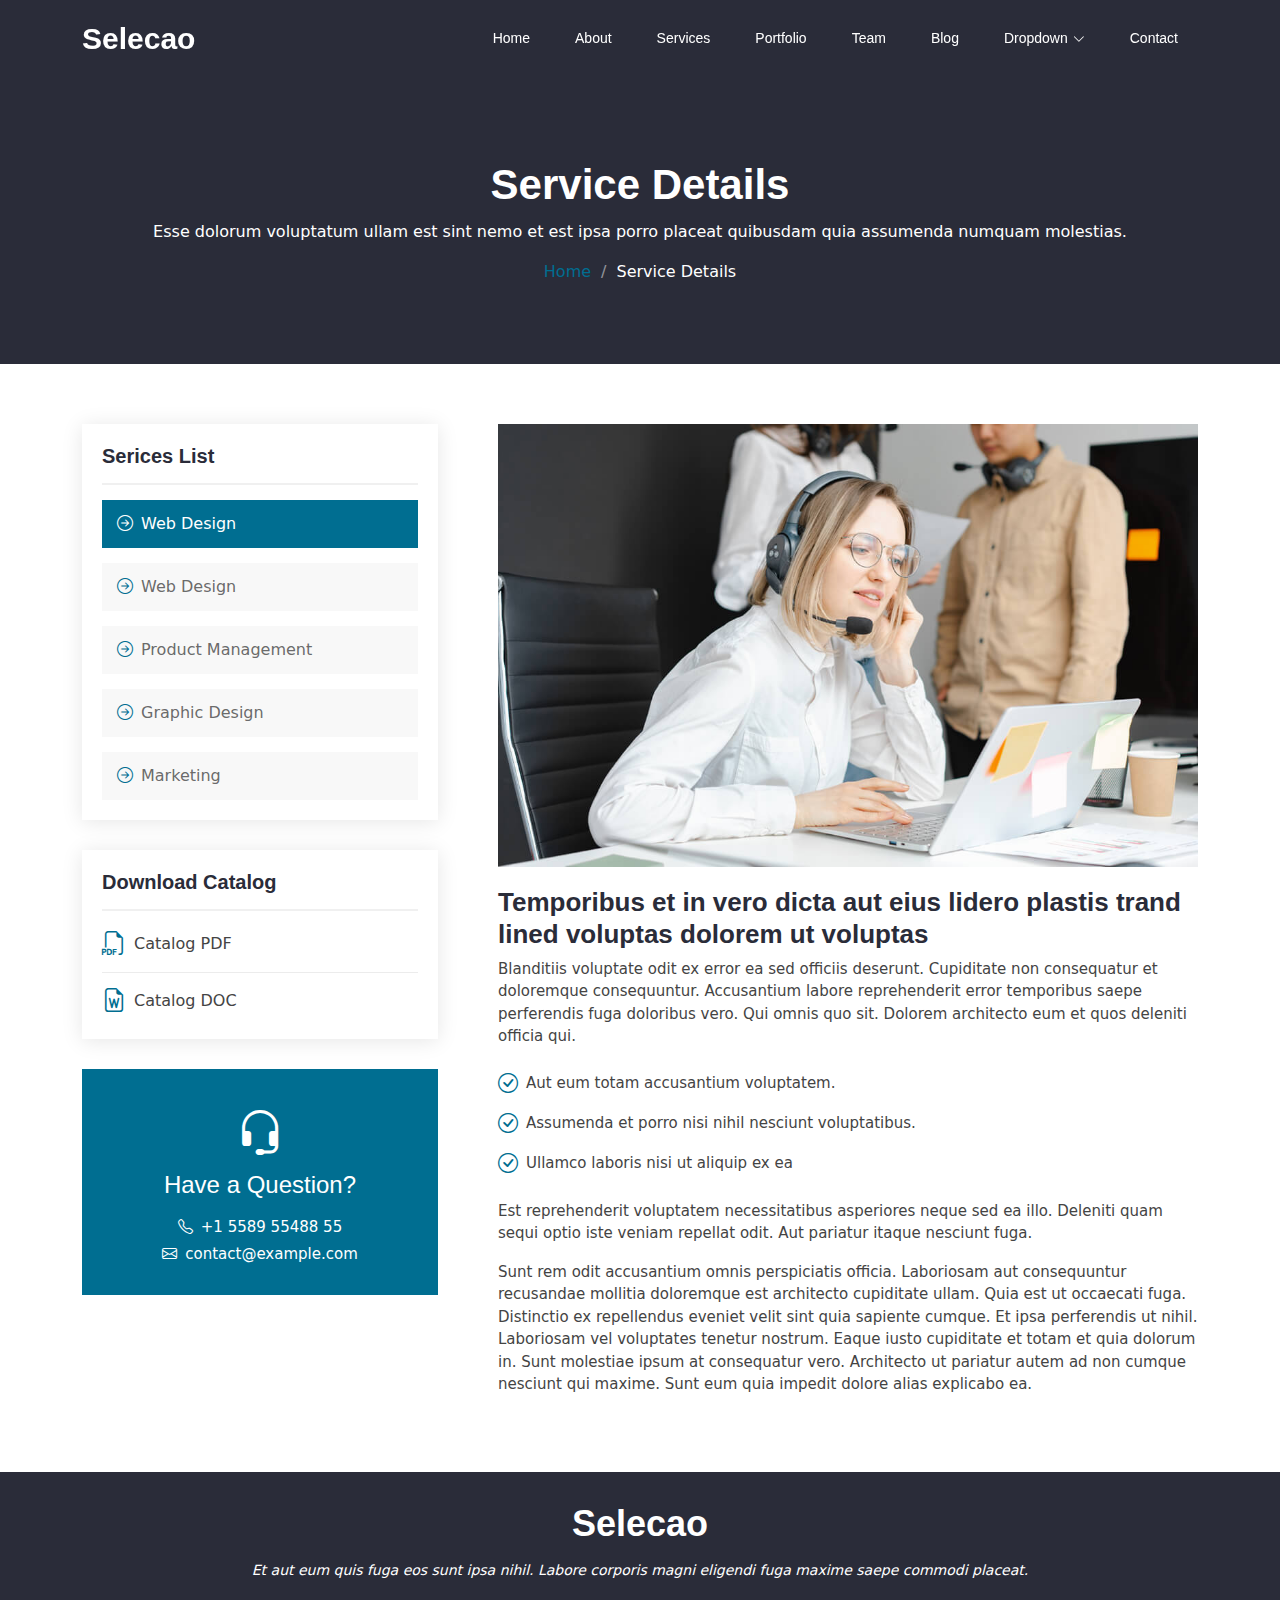
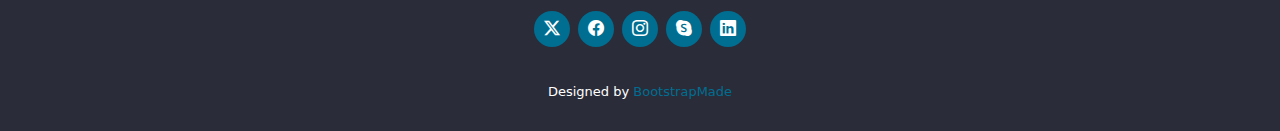
<file: service-details.html>
<!DOCTYPE html>
<html lang="en">

<head>
  <meta charset="utf-8">
  <meta content="width=device-width, initial-scale=1.0" name="viewport">
  <title>Service Details - Selecao Bootstrap Template</title>
  <meta name="description" content="">
  <meta name="keywords" content="">

  <!-- Favicons -->
  <link href="assets/img/favicon.png" rel="icon">
  <link href="assets/img/apple-touch-icon.png" rel="apple-touch-icon">

  <!-- Fonts -->
  <link href="https://fonts.googleapis.com" rel="preconnect">
  <link href="https://fonts.gstatic.com" rel="preconnect" crossorigin>
  <link href="https://fonts.googleapis.com/css2?family=Roboto:ital,wght@0,100;0,300;0,400;0,500;0,700;0,900;1,100;1,300;1,400;1,500;1,700;1,900&family=Poppins:ital,wght@0,100;0,200;0,300;0,400;0,500;0,600;0,700;0,800;0,900;1,100;1,200;1,300;1,400;1,500;1,600;1,700;1,800;1,900&family=Raleway:ital,wght@0,100;0,200;0,300;0,400;0,500;0,600;0,700;0,800;0,900;1,100;1,200;1,300;1,400;1,500;1,600;1,700;1,800;1,900&display=swap" rel="stylesheet">

  <!-- Vendor CSS Files -->
  <link href="assets/vendor/bootstrap/css/bootstrap.min.css" rel="stylesheet">
  <link href="assets/vendor/bootstrap-icons/bootstrap-icons.css" rel="stylesheet">
  <link href="assets/vendor/aos/aos.css" rel="stylesheet">
  <link href="assets/vendor/animate.css/animate.min.css" rel="stylesheet">
  <link href="assets/vendor/glightbox/css/glightbox.min.css" rel="stylesheet">
  <link href="assets/vendor/swiper/swiper-bundle.min.css" rel="stylesheet">

  <!-- Main CSS File -->
  <link href="assets/css/main.css" rel="stylesheet">

  <!-- =======================================================
  * Template Name: Selecao
  * Template URL: https://bootstrapmade.com/selecao-bootstrap-template/
  * Updated: Aug 07 2024 with Bootstrap v5.3.3
  * Author: BootstrapMade.com
  * License: https://bootstrapmade.com/license/
  ======================================================== -->
</head>

<body class="service-details-page">

  <header id="header" class="header d-flex align-items-center fixed-top">
    <div class="container-fluid container-xl position-relative d-flex align-items-center justify-content-between">

      <a href="index.html" class="logo d-flex align-items-center">
        <!-- Uncomment the line below if you also wish to use an image logo -->
        <!-- <img src="assets/img/logo.png" alt=""> -->
        <h1 class="sitename">Selecao</h1>
      </a>

      <nav id="navmenu" class="navmenu">
        <ul>
          <li><a href="#hero">Home</a></li>
          <li><a href="#about">About</a></li>
          <li><a href="#services">Services</a></li>
          <li><a href="#portfolio">Portfolio</a></li>
          <li><a href="#team">Team</a></li>
          <li><a href="blog.html">Blog</a></li>
          <li class="dropdown"><a href="#"><span>Dropdown</span> <i class="bi bi-chevron-down toggle-dropdown"></i></a>
            <ul>
              <li><a href="#">Dropdown 1</a></li>
              <li class="dropdown"><a href="#"><span>Deep Dropdown</span> <i class="bi bi-chevron-down toggle-dropdown"></i></a>
                <ul>
                  <li><a href="#">Deep Dropdown 1</a></li>
                  <li><a href="#">Deep Dropdown 2</a></li>
                  <li><a href="#">Deep Dropdown 3</a></li>
                  <li><a href="#">Deep Dropdown 4</a></li>
                  <li><a href="#">Deep Dropdown 5</a></li>
                </ul>
              </li>
              <li><a href="#">Dropdown 2</a></li>
              <li><a href="#">Dropdown 3</a></li>
              <li><a href="#">Dropdown 4</a></li>
            </ul>
          </li>
          <li><a href="#contact">Contact</a></li>
        </ul>
        <i class="mobile-nav-toggle d-xl-none bi bi-list"></i>
      </nav>

    </div>
  </header>

  <main class="main">

    <!-- Page Title -->
    <div class="page-title dark-background">
      <div class="container position-relative">
        <h1>Service Details</h1>
        <p>Esse dolorum voluptatum ullam est sint nemo et est ipsa porro placeat quibusdam quia assumenda numquam molestias.</p>
        <nav class="breadcrumbs">
          <ol>
            <li><a href="index.html">Home</a></li>
            <li class="current">Service Details</li>
          </ol>
        </nav>
      </div>
    </div><!-- End Page Title -->

    <!-- Service Details Section -->
    <section id="service-details" class="service-details section">

      <div class="container">

        <div class="row gy-5">

          <div class="col-lg-4" data-aos="fade-up" data-aos-delay="100">

            <div class="service-box">
              <h4>Serices List</h4>
              <div class="services-list">
                <a href="#" class="active"><i class="bi bi-arrow-right-circle"></i><span>Web Design</span></a>
                <a href="#"><i class="bi bi-arrow-right-circle"></i><span>Web Design</span></a>
                <a href="#"><i class="bi bi-arrow-right-circle"></i><span>Product Management</span></a>
                <a href="#"><i class="bi bi-arrow-right-circle"></i><span>Graphic Design</span></a>
                <a href="#"><i class="bi bi-arrow-right-circle"></i><span>Marketing</span></a>
              </div>
            </div><!-- End Services List -->

            <div class="service-box">
              <h4>Download Catalog</h4>
              <div class="download-catalog">
                <a href="#"><i class="bi bi-filetype-pdf"></i><span>Catalog PDF</span></a>
                <a href="#"><i class="bi bi-file-earmark-word"></i><span>Catalog DOC</span></a>
              </div>
            </div><!-- End Services List -->

            <div class="help-box d-flex flex-column justify-content-center align-items-center">
              <i class="bi bi-headset help-icon"></i>
              <h4>Have a Question?</h4>
              <p class="d-flex align-items-center mt-2 mb-0"><i class="bi bi-telephone me-2"></i> <span>+1 5589 55488 55</span></p>
              <p class="d-flex align-items-center mt-1 mb-0"><i class="bi bi-envelope me-2"></i> <a href="mailto:contact@example.com">contact@example.com</a></p>
            </div>

          </div>

          <div class="col-lg-8 ps-lg-5" data-aos="fade-up" data-aos-delay="200">
            <img src="assets/img/services.jpg" alt="" class="img-fluid services-img">
            <h3>Temporibus et in vero dicta aut eius lidero plastis trand lined voluptas dolorem ut voluptas</h3>
            <p>
              Blanditiis voluptate odit ex error ea sed officiis deserunt. Cupiditate non consequatur et doloremque consequuntur. Accusantium labore reprehenderit error temporibus saepe perferendis fuga doloribus vero. Qui omnis quo sit. Dolorem architecto eum et quos deleniti officia qui.
            </p>
            <ul>
              <li><i class="bi bi-check-circle"></i> <span>Aut eum totam accusantium voluptatem.</span></li>
              <li><i class="bi bi-check-circle"></i> <span>Assumenda et porro nisi nihil nesciunt voluptatibus.</span></li>
              <li><i class="bi bi-check-circle"></i> <span>Ullamco laboris nisi ut aliquip ex ea</span></li>
            </ul>
            <p>
              Est reprehenderit voluptatem necessitatibus asperiores neque sed ea illo. Deleniti quam sequi optio iste veniam repellat odit. Aut pariatur itaque nesciunt fuga.
            </p>
            <p>
              Sunt rem odit accusantium omnis perspiciatis officia. Laboriosam aut consequuntur recusandae mollitia doloremque est architecto cupiditate ullam. Quia est ut occaecati fuga. Distinctio ex repellendus eveniet velit sint quia sapiente cumque. Et ipsa perferendis ut nihil. Laboriosam vel voluptates tenetur nostrum. Eaque iusto cupiditate et totam et quia dolorum in. Sunt molestiae ipsum at consequatur vero. Architecto ut pariatur autem ad non cumque nesciunt qui maxime. Sunt eum quia impedit dolore alias explicabo ea.
            </p>
          </div>

        </div>

      </div>

    </section><!-- /Service Details Section -->

  </main>

  <footer id="footer" class="footer dark-background">
    <div class="container">
      <h3 class="sitename">Selecao</h3>
      <p>Et aut eum quis fuga eos sunt ipsa nihil. Labore corporis magni eligendi fuga maxime saepe commodi placeat.</p>
      <div class="social-links d-flex justify-content-center">
        <a href=""><i class="bi bi-twitter-x"></i></a>
        <a href=""><i class="bi bi-facebook"></i></a>
        <a href=""><i class="bi bi-instagram"></i></a>
        <a href=""><i class="bi bi-skype"></i></a>
        <a href=""><i class="bi bi-linkedin"></i></a>
      </div>
      <div class="container">
        <div class="credits">
          <!-- All the links in the footer should remain intact. -->
          <!-- You can delete the links only if you've purchased the pro version. -->
          <!-- Licensing information: https://bootstrapmade.com/license/ -->
          <!-- Purchase the pro version with working PHP/AJAX contact form: [buy-url] -->
          Designed by <a href="https://bootstrapmade.com/">BootstrapMade</a>
        </div>
      </div>
    </div>
  </footer>

  <!-- Scroll Top -->
  <a href="#" id="scroll-top" class="scroll-top d-flex align-items-center justify-content-center"><i class="bi bi-arrow-up-short"></i></a>

  <!-- Preloader -->
  <div id="preloader"></div>

  <!-- Vendor JS Files -->
  <script src="assets/vendor/bootstrap/js/bootstrap.bundle.min.js"></script>
  <script src="assets/vendor/php-email-form/validate.js"></script>
  <script src="assets/vendor/aos/aos.js"></script>
  <script src="assets/vendor/glightbox/js/glightbox.min.js"></script>
  <script src="assets/vendor/imagesloaded/imagesloaded.pkgd.min.js"></script>
  <script src="assets/vendor/isotope-layout/isotope.pkgd.min.js"></script>
  <script src="assets/vendor/swiper/swiper-bundle.min.js"></script>

  <!-- Main JS File -->
  <script src="assets/js/main.js"></script>

</body>

</html>
</file>
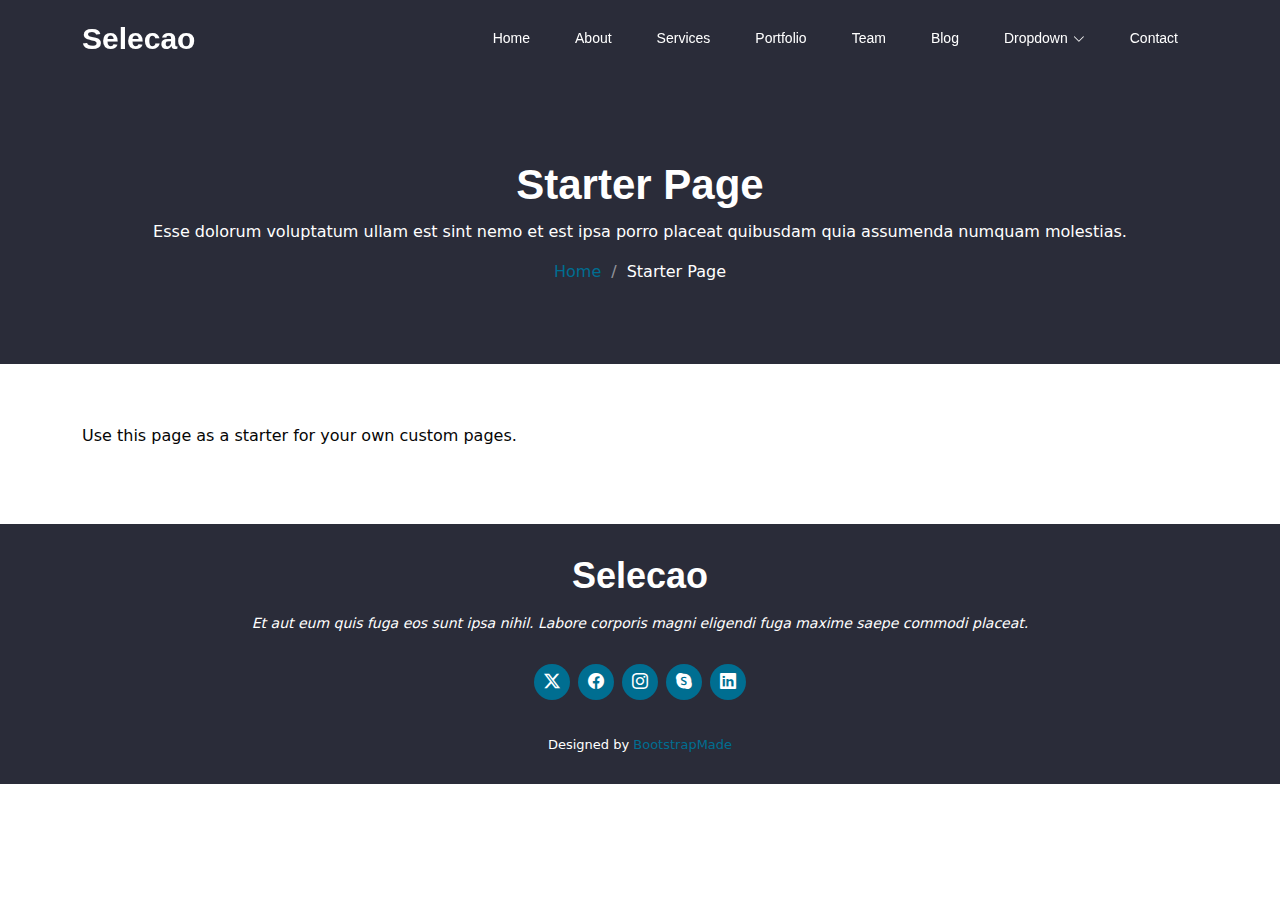
<file: starter-page.html>
<!DOCTYPE html>
<html lang="en">

<head>
  <meta charset="utf-8">
  <meta content="width=device-width, initial-scale=1.0" name="viewport">
  <title>Starter Page - Selecao Bootstrap Template</title>
  <meta name="description" content="">
  <meta name="keywords" content="">

  <!-- Favicons -->
  <link href="assets/img/favicon.png" rel="icon">
  <link href="assets/img/apple-touch-icon.png" rel="apple-touch-icon">

  <!-- Fonts -->
  <link href="https://fonts.googleapis.com" rel="preconnect">
  <link href="https://fonts.gstatic.com" rel="preconnect" crossorigin>
  <link href="https://fonts.googleapis.com/css2?family=Roboto:ital,wght@0,100;0,300;0,400;0,500;0,700;0,900;1,100;1,300;1,400;1,500;1,700;1,900&family=Poppins:ital,wght@0,100;0,200;0,300;0,400;0,500;0,600;0,700;0,800;0,900;1,100;1,200;1,300;1,400;1,500;1,600;1,700;1,800;1,900&family=Raleway:ital,wght@0,100;0,200;0,300;0,400;0,500;0,600;0,700;0,800;0,900;1,100;1,200;1,300;1,400;1,500;1,600;1,700;1,800;1,900&display=swap" rel="stylesheet">

  <!-- Vendor CSS Files -->
  <link href="assets/vendor/bootstrap/css/bootstrap.min.css" rel="stylesheet">
  <link href="assets/vendor/bootstrap-icons/bootstrap-icons.css" rel="stylesheet">
  <link href="assets/vendor/aos/aos.css" rel="stylesheet">
  <link href="assets/vendor/animate.css/animate.min.css" rel="stylesheet">
  <link href="assets/vendor/glightbox/css/glightbox.min.css" rel="stylesheet">
  <link href="assets/vendor/swiper/swiper-bundle.min.css" rel="stylesheet">

  <!-- Main CSS File -->
  <link href="assets/css/main.css" rel="stylesheet">

  <!-- =======================================================
  * Template Name: Selecao
  * Template URL: https://bootstrapmade.com/selecao-bootstrap-template/
  * Updated: Aug 07 2024 with Bootstrap v5.3.3
  * Author: BootstrapMade.com
  * License: https://bootstrapmade.com/license/
  ======================================================== -->
</head>

<body class="starter-page-page">

  <header id="header" class="header d-flex align-items-center fixed-top">
    <div class="container-fluid container-xl position-relative d-flex align-items-center justify-content-between">

      <a href="index.html" class="logo d-flex align-items-center">
        <!-- Uncomment the line below if you also wish to use an image logo -->
        <!-- <img src="assets/img/logo.png" alt=""> -->
        <h1 class="sitename">Selecao</h1>
      </a>

      <nav id="navmenu" class="navmenu">
        <ul>
          <li><a href="#hero">Home</a></li>
          <li><a href="#about">About</a></li>
          <li><a href="#services">Services</a></li>
          <li><a href="#portfolio">Portfolio</a></li>
          <li><a href="#team">Team</a></li>
          <li><a href="blog.html">Blog</a></li>
          <li class="dropdown"><a href="#"><span>Dropdown</span> <i class="bi bi-chevron-down toggle-dropdown"></i></a>
            <ul>
              <li><a href="#">Dropdown 1</a></li>
              <li class="dropdown"><a href="#"><span>Deep Dropdown</span> <i class="bi bi-chevron-down toggle-dropdown"></i></a>
                <ul>
                  <li><a href="#">Deep Dropdown 1</a></li>
                  <li><a href="#">Deep Dropdown 2</a></li>
                  <li><a href="#">Deep Dropdown 3</a></li>
                  <li><a href="#">Deep Dropdown 4</a></li>
                  <li><a href="#">Deep Dropdown 5</a></li>
                </ul>
              </li>
              <li><a href="#">Dropdown 2</a></li>
              <li><a href="#">Dropdown 3</a></li>
              <li><a href="#">Dropdown 4</a></li>
            </ul>
          </li>
          <li><a href="#contact">Contact</a></li>
        </ul>
        <i class="mobile-nav-toggle d-xl-none bi bi-list"></i>
      </nav>

    </div>
  </header>

  <main class="main">

    <!-- Page Title -->
    <div class="page-title dark-background">
      <div class="container position-relative">
        <h1>Starter Page</h1>
        <p>Esse dolorum voluptatum ullam est sint nemo et est ipsa porro placeat quibusdam quia assumenda numquam molestias.</p>
        <nav class="breadcrumbs">
          <ol>
            <li><a href="index.html">Home</a></li>
            <li class="current">Starter Page</li>
          </ol>
        </nav>
      </div>
    </div><!-- End Page Title -->

    <!-- Starter Section Section -->
    <section id="starter-section" class="starter-section section">

      <div class="container" data-aos="fade-up">
        <p>Use this page as a starter for your own custom pages.</p>
      </div>

    </section><!-- /Starter Section Section -->

  </main>

  <footer id="footer" class="footer dark-background">
    <div class="container">
      <h3 class="sitename">Selecao</h3>
      <p>Et aut eum quis fuga eos sunt ipsa nihil. Labore corporis magni eligendi fuga maxime saepe commodi placeat.</p>
      <div class="social-links d-flex justify-content-center">
        <a href=""><i class="bi bi-twitter-x"></i></a>
        <a href=""><i class="bi bi-facebook"></i></a>
        <a href=""><i class="bi bi-instagram"></i></a>
        <a href=""><i class="bi bi-skype"></i></a>
        <a href=""><i class="bi bi-linkedin"></i></a>
      </div>
      <div class="container">
        <div class="credits">
          <!-- All the links in the footer should remain intact. -->
          <!-- You can delete the links only if you've purchased the pro version. -->
          <!-- Licensing information: https://bootstrapmade.com/license/ -->
          <!-- Purchase the pro version with working PHP/AJAX contact form: [buy-url] -->
          Designed by <a href="https://bootstrapmade.com/">BootstrapMade</a>
        </div>
      </div>
    </div>
  </footer>

  <!-- Scroll Top -->
  <a href="#" id="scroll-top" class="scroll-top d-flex align-items-center justify-content-center"><i class="bi bi-arrow-up-short"></i></a>

  <!-- Preloader -->
  <div id="preloader"></div>

  <!-- Vendor JS Files -->
  <script src="assets/vendor/bootstrap/js/bootstrap.bundle.min.js"></script>
  <script src="assets/vendor/php-email-form/validate.js"></script>
  <script src="assets/vendor/aos/aos.js"></script>
  <script src="assets/vendor/glightbox/js/glightbox.min.js"></script>
  <script src="assets/vendor/imagesloaded/imagesloaded.pkgd.min.js"></script>
  <script src="assets/vendor/isotope-layout/isotope.pkgd.min.js"></script>
  <script src="assets/vendor/swiper/swiper-bundle.min.js"></script>

  <!-- Main JS File -->
  <script src="assets/js/main.js"></script>

</body>

</html>
</file>
<file: assets/css/main.css>
/* Fonts */
:root {
  --default-font: "Playfair Display",  system-ui, -apple-system, "Segoe UI", Roboto, "Helvetica Neue", Arial, "Noto Sans", "Liberation Sans", sans-serif, "Apple Color Emoji", "Segoe UI Emoji", "Segoe UI Symbol", "Noto Color Emoji";
  --heading-font: "Playfair Display",  sans-serif;
  --nav-font: "Playfair Display",  sans-serif;
}

/* Global Colors - The following color variables are used throughout the website. Updating them here will change the color scheme of the entire website */
:root {
  --background-color: #ffffff; /* Background color for the entire website, including individual sections */
  --default-color: #444444; /* Default color used for the majority of the text content across the entire website */
  --heading-color: #2a2c39; /* Color for headings, subheadings and title throughout the website */
  --accent-color: #006e91; /* Accent color that represents your brand on the website. It's used for buttons, links, and other elements that need to stand out */
  --surface-color: #ffffff; /* The surface color is used as a background of boxed elements within sections, such as cards, icon boxes, or other elements that require a visual separation from the global background. */
  --contrast-color: #ffffff; /* Contrast color for text, ensuring readability against backgrounds of accent, heading, or default colors. */
}

/* Nav Menu Colors - The following color variables are used specifically for the navigation menu. They are separate from the global colors to allow for more customization options */
:root {
  --nav-color: #ffffff;  /* The default color of the main navmenu links */
  --nav-hover-color: #006e91; /* Applied to main navmenu links when they are hovered over or active */
  --nav-mobile-background-color: #ffffff; /* Used as the background color for mobile navigation menu */
  --nav-dropdown-background-color: #ffffff; /* Used as the background color for dropdown items that appear when hovering over primary navigation items */
  --nav-dropdown-color: #060606; /* Used for navigation links of the dropdown items in the navigation menu. */
  --nav-dropdown-hover-color: #006e91; /* Similar to --nav-hover-color, this color is applied to dropdown navigation links when they are hovered over. */
}

/* Color Presets - These classes override global colors when applied to any section or element, providing reuse of the sam color scheme. */

.light-background {
  --background-color: #f9f9f9;
  --surface-color: #ffffff;
}

.dark-background {
  --background-color: #2a2c39;
  --default-color: #ffffff;
  --heading-color: #ffffff;
  --surface-color: #404356;
  --contrast-color: #ffffff;
}

/* Smooth scroll */
:root {
  scroll-behavior: smooth;
}

/*--------------------------------------------------------------
# General Styling & Shared Classes
--------------------------------------------------------------*/
body {
  color: var(--default-color);
  background-color: var(--background-color);
  font-family: var(--default-font);
}

a {
  color: var(--accent-color);
  text-decoration: none;
  transition: 0.3s;
}

a:hover {
  color: color-mix(in srgb, var(--accent-color), transparent 25%);
  text-decoration: none;
}

h1,
h2,
h3,
h4,
h5,
h6 {
  color: var(--heading-color);
  font-family: var(--heading-font);
}

/* PHP Email Form Messages
------------------------------*/
.php-email-form .error-message {
  display: none;
  background: #df1529;
  color: #ffffff;
  text-align: left;
  padding: 15px;
  margin-bottom: 24px;
  font-weight: 600;
}

.php-email-form .sent-message {
  display: none;
  color: #ffffff;
  background: #059652;
  text-align: center;
  padding: 15px;
  margin-bottom: 24px;
  font-weight: 600;
}

.php-email-form .loading {
  display: none;
  background: var(--surface-color);
  text-align: center;
  padding: 15px;
  margin-bottom: 24px;
}

.php-email-form .loading:before {
  content: "";
  display: inline-block;
  border-radius: 50%;
  width: 24px;
  height: 24px;
  margin: 0 10px -6px 0;
  border: 3px solid var(--accent-color);
  border-top-color: var(--surface-color);
  animation: php-email-form-loading 1s linear infinite;
}

@keyframes php-email-form-loading {
  0% {
    transform: rotate(0deg);
  }

  100% {
    transform: rotate(360deg);
  }
}

/*--------------------------------------------------------------
# Global Header
--------------------------------------------------------------*/
.header {
  --background-color: rgba(255, 255, 255, 0);
  --heading-color: #ffffff;
  color: var(--default-color);
  background-color: var(--background-color);
  padding: 20px 0;
  transition: all 0.5s;
  z-index: 997;
}

.header .logo {
  line-height: 1;
}

.header .logo img {
  max-height: 32px;
  margin-right: 8px;
}

.header .logo h1 {
  font-size: 30px;
  margin: 0;
  font-weight: 700;
  color: var(--heading-color);
}

.scrolled .header {
  box-shadow: 0px 0 18px rgba(0, 0, 0, 0.1);
}

/* Global Header on Scroll
------------------------------*/
.scrolled .header {
  --background-color: rgba(42, 44, 57, 0.9);
}

/*--------------------------------------------------------------
# Navigation Menu
--------------------------------------------------------------*/
/* Navmenu - Desktop */
@media (min-width: 1200px) {
  .navmenu {
    padding: 0;
  }

  .navmenu ul {
    margin: 0;
    padding: 0;
    display: flex;
    list-style: none;
    align-items: center;
  }

  .navmenu li {
    position: relative;
    margin-left: 5px;
  }

  .navmenu a,
  .navmenu a:focus {
    color: var(--nav-color);
    padding: 8px 20px;
    font-size: 14px;
    font-family: var(--nav-font);
    font-weight: 400;
    display: flex;
    align-items: center;
    justify-content: space-between;
    white-space: nowrap;
    transition: 0.3s;
    border-radius: 50px;
  }

  .navmenu a i,
  .navmenu a:focus i {
    font-size: 12px;
    line-height: 0;
    margin-left: 5px;
    transition: 0.3s;
  }

  .navmenu li:hover>a,
  .navmenu .active,
  .navmenu .active:focus {
    background-color: var(--nav-hover-color);
  }

  .navmenu .dropdown ul {
    margin: 0;
    padding: 10px 0;
    background: var(--nav-dropdown-background-color);
    display: block;
    position: absolute;
    visibility: hidden;
    left: 0;
    top: 130%;
    opacity: 0;
    transition: 0.3s;
    border-radius: 15px;
    z-index: 99;
    box-shadow: 0px 0px 30px rgba(0, 0, 0, 0.1);
  }

  .navmenu .dropdown ul li {
    min-width: 200px;
    margin-left: 0;
  }

  .navmenu .dropdown ul a {
    padding: 10px 20px;
    font-size: 15px;
    text-transform: none;
    color: var(--nav-dropdown-color);
  }

  .navmenu .dropdown ul a i {
    font-size: 12px;
  }

  .navmenu .dropdown ul a:hover,
  .navmenu .dropdown ul .active:hover,
  .navmenu .dropdown ul li:hover>a {
    background-color: transparent;
    color: var(--nav-hover-color);
  }

  .navmenu .dropdown:hover>ul {
    opacity: 1;
    top: 105%;
    visibility: visible;
  }

  .navmenu .dropdown .dropdown ul {
    top: 0;
    left: -90%;
    visibility: hidden;
  }

  .navmenu .dropdown .dropdown:hover>ul {
    opacity: 1;
    top: 0;
    left: -100%;
    visibility: visible;
  }
}

/* Navmenu - Mobile */
@media (max-width: 1199px) {
  .mobile-nav-toggle {
    color: var(--nav-color);
    font-size: 28px;
    line-height: 0;
    margin-right: 10px;
    cursor: pointer;
    transition: color 0.3s;
  }

  .navmenu {
    padding: 0;
    z-index: 9997;
  }

  .navmenu ul {
    display: none;
    list-style: none;
    position: absolute;
    inset: 60px 20px 20px 20px;
    padding: 10px 0;
    margin: 0;
    border-radius: 6px;
    background-color: var(--nav-mobile-background-color);
    overflow-y: auto;
    transition: 0.3s;
    z-index: 9998;
    box-shadow: 0px 0px 30px rgba(0, 0, 0, 0.1);
  }

  .navmenu a,
  .navmenu a:focus {
    color: var(--nav-dropdown-color);
    padding: 10px 20px;
    font-family: var(--nav-font);
    font-size: 17px;
    font-weight: 500;
    display: flex;
    align-items: center;
    justify-content: space-between;
    white-space: nowrap;
    transition: 0.3s;
  }

  .navmenu a i,
  .navmenu a:focus i {
    font-size: 12px;
    line-height: 0;
    margin-left: 5px;
    width: 30px;
    height: 30px;
    display: flex;
    align-items: center;
    justify-content: center;
    border-radius: 50%;
    transition: 0.3s;
    background-color: color-mix(in srgb, var(--accent-color), transparent 90%);
  }

  .navmenu a i:hover,
  .navmenu a:focus i:hover {
    background-color: var(--accent-color);
    color: var(--contrast-color);
  }

  .navmenu a:hover,
  .navmenu .active,
  .navmenu .active:focus {
    color: var(--nav-dropdown-hover-color);
  }

  .navmenu .active i,
  .navmenu .active:focus i {
    background-color: var(--accent-color);
    color: var(--contrast-color);
    transform: rotate(180deg);
  }

  .navmenu .dropdown ul {
    position: static;
    display: none;
    z-index: 99;
    padding: 10px 0;
    margin: 10px 20px;
    background-color: var(--nav-dropdown-background-color);
    border: 1px solid color-mix(in srgb, var(--default-color), transparent 90%);
    box-shadow: none;
    transition: all 0.5s ease-in-out;
  }

  .navmenu .dropdown ul ul {
    background-color: rgba(33, 37, 41, 0.1);
  }

  .navmenu .dropdown>.dropdown-active {
    display: block;
    background-color: rgba(33, 37, 41, 0.03);
  }

  .mobile-nav-active {
    overflow: hidden;
  }

  .mobile-nav-active .mobile-nav-toggle {
    color: #fff;
    position: absolute;
    font-size: 32px;
    top: 15px;
    right: 15px;
    margin-right: 0;
    z-index: 9999;
  }

  .mobile-nav-active .navmenu {
    position: fixed;
    overflow: hidden;
    inset: 0;
    background: rgba(33, 37, 41, 0.8);
    transition: 0.3s;
  }

  .mobile-nav-active .navmenu>ul {
    display: block;
  }
}

/*--------------------------------------------------------------
# Global Footer
--------------------------------------------------------------*/
.footer {
  color: var(--default-color);
  background-color: var(--background-color);
  font-size: 14px;
  text-align: center;
  padding: 30px 0;
  position: relative;
}

.footer h3 {
  font-size: 36px;
  font-weight: 700;
  position: relative;
  padding: 0;
  margin: 0 0 15px 0;
}

.footer p {
  font-size: 15;
  font-style: italic;
  padding: 0;
  margin: 0 0 30px 0;
}

.footer .social-links {
  margin: 0 0 30px 0;
}

.footer .social-links a {
  font-size: 16px;
  display: flex;
  align-items: center;
  justify-content: center;
  background: var(--accent-color);
  color: var(--contrast-color);
  line-height: 1;
  margin: 0 4px;
  border-radius: 50%;
  text-align: center;
  width: 36px;
  height: 36px;
  transition: 0.3s;
}

.footer .social-links a:hover {
  background: color-mix(in srgb, var(--accent-color), transparent 20%);
  text-decoration: none;
}

.footer .credits {
  font-size: 13px;
  padding-top: 5px;
}

/*--------------------------------------------------------------
# Preloader
--------------------------------------------------------------*/
#preloader {
  position: fixed;
  inset: 0;
  z-index: 9999;
  overflow: hidden;
  background-color: var(--background-color);
  transition: all 0.6s ease-out;
  width: 100%;
  height: 100vh;
}

#preloader:before,
#preloader:after {
  content: "";
  position: absolute;
  border: 4px solid var(--accent-color);
  border-radius: 50%;
  animation: animate-preloader 2s cubic-bezier(0, 0.2, 0.8, 1) infinite;
}

#preloader:after {
  animation-delay: -0.5s;
}

@keyframes animate-preloader {
  0% {
    width: 10px;
    height: 10px;
    top: calc(50% - 5px);
    left: calc(50% - 5px);
    opacity: 1;
  }

  100% {
    width: 72px;
    height: 72px;
    top: calc(50% - 36px);
    left: calc(50% - 36px);
    opacity: 0;
  }
}

/*--------------------------------------------------------------
# Scroll Top Button
--------------------------------------------------------------*/
.scroll-top {
  position: fixed;
  visibility: hidden;
  opacity: 0;
  right: 15px;
  bottom: -15px;
  z-index: 99999;
  background-color: var(--accent-color);
  width: 44px;
  height: 44px;
  border-radius: 50px;
  transition: all 0.4s;
}

.scroll-top i {
  font-size: 24px;
  color: var(--contrast-color);
  line-height: 0;
}

.scroll-top:hover {
  background-color: color-mix(in srgb, var(--accent-color), transparent 20%);
  color: var(--contrast-color);
}

.scroll-top.active {
  visibility: visible;
  opacity: 1;
  bottom: 15px;
}

/*--------------------------------------------------------------
# Disable aos animation delay on mobile devices
--------------------------------------------------------------*/
@media screen and (max-width: 768px) {
  [data-aos-delay] {
    transition-delay: 0 !important;
  }
}

/*--------------------------------------------------------------
# Global Page Titles & Breadcrumbs
--------------------------------------------------------------*/
.page-title {
  color: var(--default-color);
  background-color: var(--background-color);
  background-size: cover;
  background-position: center;
  background-repeat: no-repeat;
  padding: 160px 0 80px 0;
  text-align: center;
  position: relative;
}

.page-title:before {
  content: "";
  background-color: color-mix(in srgb, var(--background-color), transparent 50%);
  position: absolute;
  inset: 0;
}

.page-title h1 {
  font-size: 42px;
  font-weight: 700;
  margin-bottom: 10px;
}

.page-title .breadcrumbs ol {
  display: flex;
  flex-wrap: wrap;
  list-style: none;
  justify-content: center;
  padding: 0;
  margin: 0;
  font-size: 16px;
  font-weight: 400;
}

.page-title .breadcrumbs ol li+li {
  padding-left: 10px;
}

.page-title .breadcrumbs ol li+li::before {
  content: "/";
  display: inline-block;
  padding-right: 10px;
  color: color-mix(in srgb, var(--default-color), transparent 50%);
}

/*--------------------------------------------------------------
# Global Sections
--------------------------------------------------------------*/
section,
.section {
  color: var(--default-color);
  background-color: var(--background-color);
  padding: 60px 0;
  scroll-margin-top: 77px;
  overflow: clip;
}

/*--------------------------------------------------------------
# Global Section Titles
--------------------------------------------------------------*/
.section-title {
  padding-bottom: 60px;
  position: relative;
}

.section-title h2 {
  font-size: 14px;
  font-weight: 500;
  padding: 0;
  line-height: 1px;
  margin: 0;
  letter-spacing: 1.5px;
  text-transform: uppercase;
  color: color-mix(in srgb, var(--default-color), transparent 50%);
  position: relative;
}

.section-title h2::after {
  content: "";
  width: 120px;
  height: 1px;
  display: inline-block;
  background: var(--accent-color);
  margin: 4px 10px;
}

.section-title p {
  color: var(--heading-color);
  margin: 0;
  font-size: 28px;
  font-weight: 700;
  text-transform: uppercase;
  font-family: var(--heading-font);
}

/*--------------------------------------------------------------
# Hero Section
--------------------------------------------------------------*/
.hero {
  width: 100%;
  overflow: hidden;
  position: relative;
  background: lightblue;
  padding: 0;
  display: flex;
  flex-direction: column;
  justify-content: end;
  align-items: center;
}

.card-top {
  height: 300px;
  width: 100%;
  object-fit: cover;
}

.hero .carousel-container {
  display: flex;
  justify-content: center;
  align-items: center;
  flex-direction: column;
  text-align: center;
  position: relative;
  min-height: 75vh;
  padding-top: 60px;
}

.hero h2 {
  margin-bottom: 30px;
  font-size: 48px;
  font-weight: 700;
}

.hero h2 span {
  text-decoration: underline;
}

.hero p {
  max-width: 80%;
  animation-delay: 0.4s;
  margin: 0 auto 30px auto;
}

.hero .carousel-control-prev,
.hero .carousel-control-next {
  width: 10%;
}

.hero .carousel-control-next-icon,
.hero .carousel-control-prev-icon {
  background: none;
  font-size: 48px;
  line-height: 1;
  width: auto;
  height: auto;
}

.hero .btn-get-started {
  font-weight: 500;
  font-size: 14px;
  letter-spacing: 1px;
  display: inline-block;
  padding: 12px 32px;
  border-radius: 50px;
  transition: 0.5s;
  line-height: 1;
  margin: 10px;
  animation-delay: 0.8s;
  color: var(--default-color);
  border: 2px solid var(--accent-color);
}

.hero .btn-get-started:hover {
  background: var(--accent-color);
  color: var(--contrast-color);
  text-decoration: none;
}

@media (min-width: 1024px) {
  .hero p {
    max-width: 60%;
  }

  .hero .carousel-control-prev,
  .hero .carousel-control-next {
    width: 5%;
  }
}

@media (max-width: 768px) {
  .hero .carousel-container {
    min-height: 90vh;
  }

  .hero h2 {
    font-size: 28px;
  }
}

.hero .hero-waves {
  display: block;
  width: 100%;
  height: 60px;
  position: relative;
}

.hero .wave1 use {
  animation: move-forever1 10s linear infinite;
  animation-delay: -2s;
  fill: var(--default-color);
  opacity: 0.6;
}

.hero .wave2 use {
  animation: move-forever2 8s linear infinite;
  animation-delay: -2s;
  fill: var(--default-color);
  opacity: 0.4;
}

.hero .wave3 use {
  animation: move-forever3 6s linear infinite;
  animation-delay: -2s;
  fill: var(--default-color);
}

@keyframes move-forever1 {
  0% {
    transform: translate(85px, 0%);
  }

  100% {
    transform: translate(-90px, 0%);
  }
}

@keyframes move-forever2 {
  0% {
    transform: translate(-90px, 0%);
  }

  100% {
    transform: translate(85px, 0%);
  }
}

@keyframes move-forever3 {
  0% {
    transform: translate(-90px, 0%);
  }

  100% {
    transform: translate(85px, 0%);
  }
}

/*--------------------------------------------------------------
# About Section
--------------------------------------------------------------*/
.about ul {
  list-style: none;
  padding: 0;
}

.about ul li {
  padding-bottom: 5px;
  display: flex;
  align-items: center;
}

.about ul i {
  font-size: 20px;
  padding-right: 4px;
  color: var(--accent-color);
}

.about .read-more {
  background: var(--accent-color);
  color: var(--contrast-color);
  font-family: var(--heading-font);
  font-weight: 500;
  font-size: 16px;
  letter-spacing: 1px;
  padding: 10px 28px;
  border-radius: 5px;
  transition: 0.3s;
  display: inline-flex;
  align-items: center;
  justify-content: center;
}

.about .read-more i {
  font-size: 18px;
  margin-left: 5px;
  line-height: 0;
  transition: 0.3s;
}

.about .read-more:hover {
  background: color-mix(in srgb, var(--accent-color), transparent 20%);
}

.about .read-more:hover i {
  transform: translate(5px, 0);
}

/*--------------------------------------------------------------
# Features Section
--------------------------------------------------------------*/
.features .nav-tabs {
  border: 0;
}

.features .nav-link {
  background-color: var(--surface-color);
  color: var(--heading-color);
  border: 1px solid color-mix(in srgb, var(--default-color), transparent 85%);
  padding: 15px 20px;
  transition: 0.3s;
  border-radius: 0;
  display: flex;
  align-items: center;
  justify-content: center;
  cursor: pointer;
  height: 100%;
}

.features .nav-link i {
  padding-right: 15px;
  font-size: 48px;
}

.features .nav-link h4 {
  font-size: 18px;
  font-weight: 600;
  margin: 0;
}

.features .nav-link:hover {
  color: var(--accent-color);
  border-color: var(--accent-color);
}

.features .nav-link.active {
  background: var(--accent-color);
  color: var(--contrast-color);
  border-color: var(--accent-color);
}

.features .nav-link.active h4 {
  color: var(--contrast-color);
}

@media (max-width: 768px) {
  .features .nav-link i {
    padding: 0;
    line-height: 1;
    font-size: 36px;
  }
}

@media (max-width: 575px) {
  .features .nav-link {
    padding: 15px;
  }

  .features .nav-link i {
    font-size: 24px;
  }
}

.features .tab-content {
  margin-top: 30px;
}

.features .tab-pane h3 {
  color: var(--heading-color);
  font-weight: 700;
  font-size: 26px;
}

.features .tab-pane ul {
  list-style: none;
  padding: 0;
}

.features .tab-pane ul li {
  padding-bottom: 10px;
}

.features .tab-pane ul i {
  font-size: 20px;
  padding-right: 4px;
  color: var(--accent-color);
}

.features .tab-pane p:last-child {
  margin-bottom: 0;
}

/*--------------------------------------------------------------
# Call To Action Section
--------------------------------------------------------------*/
.call-to-action {
  padding: 80px 0;
  position: relative;
  clip-path: inset(0);
}

.call-to-action .container {
  position: relative;
  z-index: 3;
}

.call-to-action h3 {
  color: var(--default-color);
  font-size: 28px;
  font-weight: 700;
}

.call-to-action p {
  color: var(--default-color);
}

.call-to-action .cta-btn {
  font-family: var(--heading-font);
  font-weight: 500;
  font-size: 16px;
  letter-spacing: 1px;
  display: inline-block;
  padding: 12px 40px;
  border-radius: 50px;
  transition: 0.5s;
  margin: 10px;
  background: var(--accent-color);
  color: var(--contrast-color);
}

.call-to-action .cta-btn:hover {
  background: color-mix(in srgb, var(--accent-color) 90%, white 15%);
}

/*--------------------------------------------------------------
# reviews Section
--------------------------------------------------------------*/
.reviews .reviews-item {
  background-color: var(--surface-color);
  box-shadow: 0px 2px 15px rgba(0, 0, 0, 0.1);
  box-sizing: content-box;
  padding: 30px;
  margin: 30px 15px;
  position: relative;
  height: 100%;
}

.reviews .reviews-item .reviews-img {
  width: 90px;
  border-radius: 50px;
  margin-right: 15px;
}

.reviews .reviews-item h3 {
  font-size: 18px;
  font-weight: bold;
  margin: 10px 0 5px 0;
}

.reviews .reviews-item h4 {
  font-size: 14px;
  color: color-mix(in srgb, var(--default-color), transparent 40%);
  margin: 0;
}

.reviews .reviews-item .stars {
  margin: 10px 0;
}

.reviews .reviews-item .stars i {
  color: #ffc107;
  margin: 0 1px;
}

.reviews .reviews-item .quote-icon-left,
.reviews .reviews-item .quote-icon-right {
  color: color-mix(in srgb, var(--accent-color), transparent 50%);
  font-size: 26px;
  line-height: 0;
}

.reviews .reviews-item .quote-icon-left {
  display: inline-block;
  left: -5px;
  position: relative;
}

.reviews .reviews-item .quote-icon-right {
  display: inline-block;
  right: -5px;
  position: relative;
  top: 10px;
  transform: scale(-1, -1);
}

.reviews .reviews-item p {
  font-style: italic;
  margin: 15px auto 15px auto;
}

.reviews .swiper-wrapper {
  height: auto;
}

.reviews .swiper-pagination {
  margin-top: 20px;
  position: relative;
}

.reviews .swiper-pagination .swiper-pagination-bullet {
  width: 12px;
  height: 12px;
  background-color: color-mix(in srgb, var(--default-color), transparent 85%);
  opacity: 1;
}

.reviews .swiper-pagination .swiper-pagination-bullet-active {
  background-color: var(--accent-color);
}

@media (max-width: 767px) {
  .reviews .reviews-wrap {
    padding-left: 0;
  }

  .reviews .reviews-item {
    padding: 30px;
    margin: 15px;
  }

  .reviews .reviews-item .reviews-img {
    position: static;
    left: auto;
  }
}


/*--------------------------------------------------------------
# Services Section
--------------------------------------------------------------*/
.services .service-item {
  background-color: var(--surface-color);
  box-shadow: 0 5px 30px 0 rgba(0, 0, 0, 0.1);
  padding: 60px 30px 60px 70px;
  transition: all ease-in-out 0.3s;
  border-radius: 18px;
  height: 100%;
  position: relative;
  overflow: hidden;
}

.services .service-item .icon {
  position: absolute;
  left: -20px;
  top: calc(50% - 30px);
}

.services .service-item .icon i {
  font-size: 64px;
  line-height: 1;
  transition: 0.5s;
}

.services .service-item h3 {
  font-weight: 700;
  margin: 10px 0 15px 0;
  font-size: 22px;
  transition: ease-in-out 0.3s;
}

.services .service-item p {
  line-height: 24px;
  font-size: 14px;
  margin-bottom: 0;
}

@media (min-width: 1365px) {
  .services .service-item:hover {
    transform: translateY(-10px);
  }

  .services .service-item:hover h3 {
    color: var(--accent-color);
  }
}

/*--------------------------------------------------------------
# Pricing Section
--------------------------------------------------------------*/
.pricing .pricing-item {
  background-color: var(--surface-color);
  box-shadow: 0px 0px 4px rgba(0, 0, 0, 0.1);
  padding: 20px;
  text-align: center;
  border-radius: 5px;
  position: relative;
  overflow: hidden;
}

.pricing .pricing-item h3 {
  font-weight: 400;
  margin: -20px -20px 20px -20px;
  padding: 20px 15px;
  font-size: 16px;
  font-weight: 600;
  color: color-mix(in srgb, var(--default-color), transparent 20%);
  background: color-mix(in srgb, var(--default-color), transparent 95%);
}

.pricing .pricing-item h4 {
  font-size: 36px;
  font-weight: 600;
  font-family: var(--heading-font);
}

.pricing .pricing-item h4 sup {
  font-size: 20px;
  top: -15px;
  left: -3px;
}

.pricing .pricing-item h4 span {
  color: color-mix(in srgb, var(--default-color), transparent 40%);
  font-size: 16px;
  font-weight: 300;
}

.pricing .pricing-item ul {
  padding: 15px 0;
  list-style: none;
  text-align: center;
  line-height: 20px;
  font-size: 14px;
}

.pricing .pricing-item ul li {
  padding-bottom: 16px;
}

.pricing .pricing-item ul i {
  color: var(--accent-color);
  font-size: 18px;
  padding-right: 4px;
}

.pricing .pricing-item ul .na {
  color: color-mix(in srgb, var(--default-color), transparent 40%);
  text-decoration: line-through;
}

.pricing .btn-wrap {
  background: color-mix(in srgb, var(--default-color), transparent 95%);
  margin: 0 -20px -20px -20px;
  padding: 20px 15px;
  text-align: center;
}

.pricing .btn-buy {
  background: var(--accent-color);
  color: var(--contrast-color);
  display: inline-block;
  padding: 8px 35px 10px 35px;
  border-radius: 4px;
  transition: none;
  font-size: 14px;
  font-weight: 400;
  font-family: var(--heading-font);
  font-weight: 600;
  transition: 0.3s;
}

.pricing .btn-buy:hover {
  background: color-mix(in srgb, var(--accent-color), transparent 20%);
}

.pricing .featured h3 {
  background: var(--accent-color);
  color: var(--contrast-color);
}

.pricing .advanced {
  background: var(--accent-color);
  color: var(--contrast-color);
  width: 200px;
  position: absolute;
  top: 18px;
  right: -68px;
  transform: rotate(45deg);
  z-index: 1;
  font-size: 14px;
  padding: 1px 0 3px 0;
}

/*--------------------------------------------------------------
# Faq Section
--------------------------------------------------------------*/
.faq .content-subtitle {
  font-size: 15px;
  margin-bottom: 10px;
  display: block;
  color: var(--default-color);
}

.faq .content-title {
  color: var(--heading-color);
  font-size: 22px;
  margin-bottom: 30px;
}

.faq p {
  line-height: 1.7;
  color: var(--default-color);
}

.faq .custom-accordion .accordion-item {
  background-color: var(--surface-color);
  margin-bottom: 0px;
  position: relative;
  border-radius: 0px;
  overflow: hidden;
}

.faq .custom-accordion .accordion-item .btn-link {
  display: block;
  width: 100%;
  padding: 15px 0;
  text-decoration: none;
  text-align: left;
  color: var(--default-color);
  border: none;
  padding-left: 40px;
  border-radius: 0;
  position: relative;
  background-color: color-mix(in srgb, var(--default-color), transparent 94%);
}

.faq .custom-accordion .accordion-item .btn-link:before {
  content: "\f282";
  display: inline-block;
  font-family: "bootstrap-icons" !important;
  font-style: normal;
  font-weight: normal !important;
  font-variant: normal;
  text-transform: none;
  line-height: 1;
  vertical-align: -0.125em;
  -webkit-font-smoothing: antialiased;
  position: absolute;
  top: 50%;
  transform: translateY(-50%);
  left: 15px;
}

.faq .custom-accordion .accordion-item .btn-link[aria-expanded=true] {
  color: var(--accent-color);
}

.faq .custom-accordion .accordion-item .btn-link[aria-expanded=true]:before {
  font-family: "bootstrap-icons" !important;
  content: "\f286";
  position: absolute;
  color: var(--accent-color);
  top: 50%;
  transform: translateY(-50%);
}

.faq .custom-accordion .accordion-item .accordion-body {
  padding: 20px 20px 20px 20px;
  color: var(--default-color);
}

/*--------------------------------------------------------------
# Team Section
--------------------------------------------------------------*/
.team .team-member {
  background-color: var(--surface-color);
  overflow: hidden;
  border-radius: 5px;
  box-shadow: 0px 2px 15px rgba(0, 0, 0, 0.1);
  height: 100%;
}

.team .team-member .member-img {
  position: relative;
  overflow: hidden;
}

.team .team-member .social {
  position: absolute;
  left: 0;
  bottom: 30px;
  right: 0;
  opacity: 0;
  transition: ease-in-out 0.3s;
  text-align: center;
}

.team .team-member .social a {
  background: color-mix(in srgb, var(--contrast-color), transparent 25%);
  color: color-mix(in srgb, var(--default-color), transparent 20%);
  margin: 0 3px;
  border-radius: 4px;
  width: 36px;
  height: 36px;
  transition: ease-in-out 0.3s;
  display: inline-flex;
  justify-content: center;
  align-items: center;
}

.team .team-member .social a:hover {
  color: var(--contrast-color);
  background: var(--accent-color);
}

.team .team-member .social i {
  font-size: 18px;
  line-height: 0;
}

.team .team-member .member-info {
  padding: 25px 15px;
}

.team .team-member .member-info h4 {
  font-weight: 700;
  margin-bottom: 5px;
  font-size: 18px;
}

.team .team-member .member-info span {
  display: block;
  font-size: 13px;
  font-weight: 400;
  color: color-mix(in srgb, var(--default-color), transparent 40%);
}

.team .team-member:hover .social {
  opacity: 1;
  bottom: 15px;
}

/*--------------------------------------------------------------
# Recent Posts Section
--------------------------------------------------------------*/
.recent-posts article {
  background: var(--surface-color);
  box-shadow: 0 4px 16px rgba(0, 0, 0, 0.1);
  padding: 30px;
  height: 100%;
  border-radius: 10px;
  overflow: hidden;
}

.recent-posts .post-img {
  max-height: 240px;
  margin: -30px -30px 15px -30px;
  overflow: hidden;
}

.recent-posts .post-category {
  font-size: 16px;
  color: color-mix(in srgb, var(--default-color), transparent 50%);
  margin-bottom: 10px;
}

.recent-posts .title {
  font-size: 20px;
  font-weight: 700;
  padding: 0;
  margin: 0 0 20px 0;
}

.recent-posts .title a {
  color: var(--heading-color);
  transition: 0.3s;
}

.recent-posts .title a:hover {
  color: var(--accent-color);
}

.recent-posts .post-author-img {
  width: 50px;
  border-radius: 50%;
  margin-right: 15px;
}

.recent-posts .post-author {
  font-weight: 600;
  margin-bottom: 5px;
}

.recent-posts .post-date {
  font-size: 14px;
  color: color-mix(in srgb, var(--default-color), transparent 50%);
  margin-bottom: 0;
}

/*--------------------------------------------------------------
# Contact Section
--------------------------------------------------------------*/
.contact .info-item+.info-item {
  margin-top: 40px;
}

.contact .info-item i {
  color: var(--accent-color);
  background: color-mix(in srgb, var(--accent-color), transparent 92%);
  font-size: 20px;
  width: 44px;
  height: 44px;
  display: flex;
  justify-content: center;
  align-items: center;
  border-radius: 50px;
  transition: all 0.3s ease-in-out;
  margin-right: 15px;
}

.contact .info-item h3 {
  padding: 0;
  font-size: 18px;
  font-weight: 700;
  margin-bottom: 5px;
}

.contact .info-item p {
  padding: 0;
  margin-bottom: 0;
  font-size: 14px;
}

.contact .info-item:hover i {
  background: var(--accent-color);
  color: var(--contrast-color);
}

.contact .php-email-form {
  height: 100%;
}

.contact .php-email-form input[type=text],
.contact .php-email-form input[type=email],
.contact .php-email-form textarea {
  font-size: 14px;
  padding: 10px 15px;
  box-shadow: none;
  border-radius: 0;
  color: var(--default-color);
  background-color: color-mix(in srgb, var(--background-color), transparent 50%);
  border-color: color-mix(in srgb, var(--default-color), transparent 80%);
}

.contact .php-email-form input[type=text]:focus,
.contact .php-email-form input[type=email]:focus,
.contact .php-email-form textarea:focus {
  border-color: var(--accent-color);
}

.contact .php-email-form input[type=text]::placeholder,
.contact .php-email-form input[type=email]::placeholder,
.contact .php-email-form textarea::placeholder {
  color: color-mix(in srgb, var(--default-color), transparent 70%);
}

.contact .php-email-form button[type=submit] {
  color: var(--contrast-color);
  background: var(--accent-color);
  border: 0;
  padding: 10px 30px;
  transition: 0.4s;
  border-radius: 50px;
}

.contact .php-email-form button[type=submit]:hover {
  background: color-mix(in srgb, var(--accent-color), transparent 25%);
}

/*--------------------------------------------------------------
# Portfolio Details Section
--------------------------------------------------------------*/
.portfolio-details .portfolio-details-slider img {
  width: 100%;
}

.portfolio-details .swiper-wrapper {
  height: auto;
}

.portfolio-details .swiper-button-prev,
.portfolio-details .swiper-button-next {
  width: 48px;
  height: 48px;
}

.portfolio-details .swiper-button-prev:after,
.portfolio-details .swiper-button-next:after {
  color: rgba(255, 255, 255, 0.8);
  background-color: rgba(0, 0, 0, 0.15);
  font-size: 24px;
  border-radius: 50%;
  width: 48px;
  height: 48px;
  display: flex;
  align-items: center;
  justify-content: center;
  transition: 0.3s;
}

.portfolio-details .swiper-button-prev:hover:after,
.portfolio-details .swiper-button-next:hover:after {
  background-color: rgba(0, 0, 0, 0.3);
}

@media (max-width: 575px) {

  .portfolio-details .swiper-button-prev,
  .portfolio-details .swiper-button-next {
    display: none;
  }
}

.portfolio-details .swiper-pagination {
  margin-top: 20px;
  position: relative;
}

.portfolio-details .swiper-pagination .swiper-pagination-bullet {
  width: 10px;
  height: 10px;
  background-color: color-mix(in srgb, var(--default-color), transparent 85%);
  opacity: 1;
}

.portfolio-details .swiper-pagination .swiper-pagination-bullet-active {
  background-color: var(--accent-color);
}

.portfolio-details .portfolio-info h3 {
  font-size: 22px;
  font-weight: 700;
  margin-bottom: 20px;
  padding-bottom: 20px;
  position: relative;
}

.portfolio-details .portfolio-info h3:after {
  content: "";
  position: absolute;
  display: block;
  width: 50px;
  height: 3px;
  background: var(--accent-color);
  left: 0;
  bottom: 0;
}

.portfolio-details .portfolio-info ul {
  list-style: none;
  padding: 0;
  font-size: 15px;
}

.portfolio-details .portfolio-info ul li {
  display: flex;
  flex-direction: column;
  padding-bottom: 15px;
}

.portfolio-details .portfolio-info ul strong {
  text-transform: uppercase;
  font-weight: 400;
  color: color-mix(in srgb, var(--default-color), transparent 50%);
  font-size: 14px;
}

.portfolio-details .portfolio-info .btn-visit {
  padding: 8px 40px;
  background: var(--accent-color);
  color: var(--contrast-color);
  border-radius: 50px;
  transition: 0.3s;
}

.portfolio-details .portfolio-info .btn-visit:hover {
  background: color-mix(in srgb, var(--accent-color), transparent 20%);
}

.portfolio-details .portfolio-description h2 {
  font-size: 26px;
  font-weight: 700;
  margin-bottom: 20px;
}

.portfolio-details .portfolio-description p {
  padding: 0;
}

.portfolio-details .portfolio-description .testimonial-item {
  padding: 30px 30px 0 30px;
  position: relative;
  background: color-mix(in srgb, var(--default-color), transparent 97%);
  margin-bottom: 50px;
}

.portfolio-details .portfolio-description .testimonial-item .testimonial-img {
  width: 90px;
  border-radius: 50px;
  border: 6px solid var(--background-color);
  float: left;
  margin: 0 10px 0 0;
}

.portfolio-details .portfolio-description .testimonial-item h3 {
  font-size: 18px;
  font-weight: bold;
  margin: 15px 0 5px 0;
  padding-top: 20px;
}

.portfolio-details .portfolio-description .testimonial-item h4 {
  font-size: 14px;
  color: #6c757d;
  margin: 0;
}

.portfolio-details .portfolio-description .testimonial-item .quote-icon-left,
.portfolio-details .portfolio-description .testimonial-item .quote-icon-right {
  color: color-mix(in srgb, var(--accent-color), transparent 50%);
  font-size: 26px;
  line-height: 0;
}

.portfolio-details .portfolio-description .testimonial-item .quote-icon-left {
  display: inline-block;
  left: -5px;
  position: relative;
}

.portfolio-details .portfolio-description .testimonial-item .quote-icon-right {
  display: inline-block;
  right: -5px;
  position: relative;
  top: 10px;
  transform: scale(-1, -1);
}

.portfolio-details .portfolio-description .testimonial-item p {
  font-style: italic;
  margin: 0 0 15px 0 0 0;
  padding: 0;
}

/*--------------------------------------------------------------
# Service Details Section
--------------------------------------------------------------*/
.service-details .service-box {
  background-color: var(--surface-color);
  padding: 20px;
  box-shadow: 0px 2px 20px rgba(0, 0, 0, 0.1);
}

.service-details .service-box+.service-box {
  margin-top: 30px;
}

.service-details .service-box h4 {
  font-size: 20px;
  font-weight: 700;
  border-bottom: 2px solid color-mix(in srgb, var(--default-color), transparent 92%);
  padding-bottom: 15px;
  margin-bottom: 15px;
}

.service-details .services-list {
  background-color: var(--surface-color);
}

.service-details .services-list a {
  color: color-mix(in srgb, var(--default-color), transparent 20%);
  background-color: color-mix(in srgb, var(--default-color), transparent 96%);
  display: flex;
  align-items: center;
  padding: 12px 15px;
  margin-top: 15px;
  transition: 0.3s;
}

.service-details .services-list a:first-child {
  margin-top: 0;
}

.service-details .services-list a i {
  font-size: 16px;
  margin-right: 8px;
  color: var(--accent-color);
}

.service-details .services-list a.active {
  color: var(--contrast-color);
  background-color: var(--accent-color);
}

.service-details .services-list a.active i {
  color: var(--contrast-color);
}

.service-details .services-list a:hover {
  background-color: color-mix(in srgb, var(--accent-color), transparent 95%);
  color: var(--accent-color);
}

.service-details .download-catalog a {
  color: var(--default-color);
  display: flex;
  align-items: center;
  padding: 10px 0;
  transition: 0.3s;
  border-top: 1px solid color-mix(in srgb, var(--default-color), transparent 90%);
}

.service-details .download-catalog a:first-child {
  border-top: 0;
  padding-top: 0;
}

.service-details .download-catalog a:last-child {
  padding-bottom: 0;
}

.service-details .download-catalog a i {
  font-size: 24px;
  margin-right: 8px;
  color: var(--accent-color);
}

.service-details .download-catalog a:hover {
  color: var(--accent-color);
}

.service-details .help-box {
  background-color: var(--accent-color);
  color: var(--contrast-color);
  margin-top: 30px;
  padding: 30px 15px;
}

.service-details .help-box .help-icon {
  font-size: 48px;
}

.service-details .help-box h4,
.service-details .help-box a {
  color: var(--contrast-color);
}

.service-details .services-img {
  margin-bottom: 20px;
}

.service-details h3 {
  font-size: 26px;
  font-weight: 700;
}

.service-details p {
  font-size: 15px;
}

.service-details ul {
  list-style: none;
  padding: 0;
  font-size: 15px;
}

.service-details ul li {
  padding: 5px 0;
  display: flex;
  align-items: center;
}

.service-details ul i {
  font-size: 20px;
  margin-right: 8px;
  color: var(--accent-color);
}

/*--------------------------------------------------------------
# Starter Section Section
--------------------------------------------------------------*/
.starter-section {
  color:#060606
  /* Add your styles here */
}

/*--------------------------------------------------------------
# Blog Posts Section
--------------------------------------------------------------*/
.blog-posts article {
  background-color: var(--surface-color);
  box-shadow: 0 4px 16px rgba(0, 0, 0, 0.1);
  padding: 30px;
  height: 100%;
  border-radius: 10px;
  overflow: hidden;
}

.blog-posts .post-img {
  max-height: 240px;
  margin: -30px -30px 15px -30px;
  overflow: hidden;
}

.blog-posts .post-category {
  font-size: 16px;
  color: color-mix(in srgb, var(--default-color), transparent 40%);
  margin-bottom: 10px;
}

.blog-posts .title {
  font-size: 20px;
  font-weight: 700;
  padding: 0;
  margin: 0 0 20px 0;
}

.blog-posts .title a {
  color: var(--heading-color);
  transition: 0.3s;
}

.blog-posts .title a:hover {
  color: var(--accent-color);
}

.blog-posts .post-author-img {
  width: 50px;
  border-radius: 50%;
  margin-right: 15px;
}

.blog-posts .post-author {
  font-weight: 600;
  margin-bottom: 5px;
}

.blog-posts .post-date {
  font-size: 14px;
  color: color-mix(in srgb, var(--default-color), transparent 40%);
  margin-bottom: 0;
}

/*--------------------------------------------------------------
# Blog Pagination Section
--------------------------------------------------------------*/
.blog-pagination {
  padding-top: 0;
  color: color-mix(in srgb, var(--default-color), transparent 40%);
}

.blog-pagination ul {
  display: flex;
  padding: 0;
  margin: 0;
  list-style: none;
}

.blog-pagination li {
  margin: 0 5px;
  transition: 0.3s;
}

.blog-pagination li a {
  color: var(--accent-color);
  display: flex;
  align-items: center;
  justify-content: center;
  width: 36px;
  height: 36px;
  border-radius: 50%;
  border: 1px solid var(--accent-color);
}

.blog-pagination li a.active,
.blog-pagination li a:hover {
  background: var(--accent-color);
  color: var(--contrast-color);
}

.blog-pagination li a.active a,
.blog-pagination li a:hover a {
  color: var(--contrast-color);
}

/*--------------------------------------------------------------
# Blog Details Section
--------------------------------------------------------------*/
.blog-details {
  padding-bottom: 30px;
}

.blog-details .article {
  background-color: var(--surface-color);
  padding: 30px;
  box-shadow: 0 4px 16px rgba(0, 0, 0, 0.1);
}

.blog-details .post-img {
  margin: -30px -30px 20px -30px;
  overflow: hidden;
}

.blog-details .title {
  color: var(--heading-color);
  font-size: 28px;
  font-weight: 700;
  padding: 0;
  margin: 30px 0;
}

.blog-details .content {
  margin-top: 20px;
}

.blog-details .content h3 {
  font-size: 22px;
  margin-top: 30px;
  font-weight: bold;
}

.blog-details .content blockquote {
  overflow: hidden;
  background-color: color-mix(in srgb, var(--default-color), transparent 95%);
  padding: 60px;
  position: relative;
  text-align: center;
  margin: 20px 0;
}

.blog-details .content blockquote p {
  color: var(--default-color);
  line-height: 1.6;
  margin-bottom: 0;
  font-style: italic;
  font-weight: 500;
  font-size: 22px;
}

.blog-details .content blockquote:after {
  content: "";
  position: absolute;
  left: 0;
  top: 0;
  bottom: 0;
  width: 3px;
  background-color: var(--accent-color);
  margin-top: 20px;
  margin-bottom: 20px;
}

.blog-details .meta-top {
  margin-top: 20px;
  color: color-mix(in srgb, var(--default-color), transparent 40%);
}

.blog-details .meta-top ul {
  display: flex;
  flex-wrap: wrap;
  list-style: none;
  align-items: center;
  padding: 0;
  margin: 0;
}

.blog-details .meta-top ul li+li {
  padding-left: 20px;
}

.blog-details .meta-top i {
  font-size: 16px;
  margin-right: 8px;
  line-height: 0;
  color: color-mix(in srgb, var(--default-color), transparent 40%);
}

.blog-details .meta-top a {
  color: color-mix(in srgb, var(--default-color), transparent 40%);
  font-size: 14px;
  display: inline-block;
  line-height: 1;
}

.blog-details .meta-bottom {
  padding-top: 10px;
  border-top: 1px solid color-mix(in srgb, var(--default-color), transparent 90%);
}

.blog-details .meta-bottom i {
  color: color-mix(in srgb, var(--default-color), transparent 40%);
  display: inline;
}

.blog-details .meta-bottom a {
  color: color-mix(in srgb, var(--default-color), transparent 40%);
  transition: 0.3s;
}

.blog-details .meta-bottom a:hover {
  color: var(--accent-color);
}

.blog-details .meta-bottom .cats {
  list-style: none;
  display: inline;
  padding: 0 20px 0 0;
  font-size: 14px;
}

.blog-details .meta-bottom .cats li {
  display: inline-block;
}

.blog-details .meta-bottom .tags {
  list-style: none;
  display: inline;
  padding: 0;
  font-size: 14px;
}

.blog-details .meta-bottom .tags li {
  display: inline-block;
}

.blog-details .meta-bottom .tags li+li::before {
  padding-right: 6px;
  color: var(--default-color);
  content: ",";
}

.blog-details .meta-bottom .share {
  font-size: 16px;
}

.blog-details .meta-bottom .share i {
  padding-left: 5px;
}

/*--------------------------------------------------------------
# Blog Comments Section
--------------------------------------------------------------*/
.blog-comments {
  padding: 10px 0;
}

.blog-comments .comments-count {
  font-weight: bold;
}

.blog-comments .comment {
  margin-top: 30px;
  position: relative;
}

.blog-comments .comment .comment-img {
  margin-right: 14px;
}

.blog-comments .comment .comment-img img {
  width: 60px;
}

.blog-comments .comment h5 {
  font-size: 16px;
  margin-bottom: 2px;
}

.blog-comments .comment h5 a {
  font-weight: bold;
  color: var(--default-color);
  transition: 0.3s;
}

.blog-comments .comment h5 a:hover {
  color: var(--accent-color);
}

.blog-comments .comment h5 .reply {
  padding-left: 10px;
  color: color-mix(in srgb, var(--default-color), transparent 20%);
}

.blog-comments .comment h5 .reply i {
  font-size: 20px;
}

.blog-comments .comment time {
  display: block;
  font-size: 14px;
  color: color-mix(in srgb, var(--default-color), transparent 40%);
  margin-bottom: 5px;
}

.blog-comments .comment.comment-reply {
  padding-left: 40px;
}

/*--------------------------------------------------------------
# Comment Form Section
--------------------------------------------------------------*/
.comment-form {
  padding-top: 10px;
}

.comment-form form {
  background-color: var(--surface-color);
  margin-top: 30px;
  padding: 30px;
  box-shadow: 0 4px 16px rgba(0, 0, 0, 0.1);
}

.comment-form form h4 {
  font-weight: bold;
  font-size: 22px;
}

.comment-form form p {
  font-size: 14px;
}

.comment-form form input {
  background-color: var(--surface-color);
  color: var(--default-color);
  border: 1px solid color-mix(in srgb, var(--default-color), transparent 70%);
  font-size: 14px;
  border-radius: 4px;
  padding: 10px 10px;
}

.comment-form form input:focus {
  color: var(--default-color);
  background-color: var(--surface-color);
  box-shadow: none;
  border-color: var(--accent-color);
}

.comment-form form input::placeholder {
  color: color-mix(in srgb, var(--default-color), transparent 50%);
}

.comment-form form textarea {
  background-color: var(--surface-color);
  color: var(--default-color);
  border: 1px solid color-mix(in srgb, var(--default-color), transparent 70%);
  border-radius: 4px;
  padding: 10px 10px;
  font-size: 14px;
  height: 120px;
}

.comment-form form textarea:focus {
  color: var(--default-color);
  box-shadow: none;
  border-color: var(--accent-color);
  background-color: var(--surface-color);
}

.comment-form form textarea::placeholder {
  color: color-mix(in srgb, var(--default-color), transparent 50%);
}

.comment-form form .form-group {
  margin-bottom: 25px;
}

.comment-form form .btn-primary {
  border-radius: 4px;
  padding: 10px 20px;
  border: 0;
  background-color: var(--accent-color);
  color: var(--contrast-color);
}

.comment-form form .btn-primary:hover {
  color: var(--contrast-color);
  background-color: color-mix(in srgb, var(--accent-color), transparent 20%);
}

/*--------------------------------------------------------------
# Widgets
--------------------------------------------------------------*/
.widgets-container {
  margin: 60px 0 30px 0;
}

.widget-title {
  color: var(--heading-color);
  font-size: 20px;
  font-weight: 600;
  padding: 0 0 0 10px;
  margin: 0 0 20px 0;
  border-left: 4px solid var(--accent-color);
}

.widget-item {
  margin-bottom: 30px;
  background-color: color-mix(in srgb, var(--default-color), transparent 98%);
  border: 1px solid color-mix(in srgb, var(--default-color), transparent 90%);
  padding: 30px;
  border-radius: 5px;
}

.widget-item:last-child {
  margin-bottom: 0;
}

.blog-author-widget img {
  max-width: 160px;
}

.blog-author-widget h4 {
  font-weight: 600;
  font-size: 24px;
  margin: 15px 0 0 0;
  padding: 0;
  color: color-mix(in srgb, var(--default-color), transparent 20%);
}

.blog-author-widget .social-links {
  margin: 5px 0;
}

.blog-author-widget .social-links a {
  color: color-mix(in srgb, var(--default-color), transparent 60%);
  margin: 0 3px;
  font-size: 18px;
}

.blog-author-widget .social-links a:hover {
  color: var(--accent-color);
}

.blog-author-widget p {
  font-style: italic;
  color: color-mix(in srgb, var(--default-color), transparent 30%);
  margin: 10px 0 0 0;
}

.search-widget form {
  background: var(--background-color);
  border: 1px solid color-mix(in srgb, var(--default-color), transparent 75%);
  padding: 3px 10px;
  position: relative;
  border-radius: 50px;
  transition: 0.3s;
}

.search-widget form input[type=text] {
  border: 0;
  padding: 4px 10px;
  border-radius: 4px;
  width: calc(100% - 40px);
  background-color: var(--background-color);
  color: var(--default-color);
}

.search-widget form input[type=text]:focus {
  outline: none;
}

.search-widget form button {
  background: none;
  color: var(--default-color);
  position: absolute;
  top: 0;
  right: 0;
  bottom: 0;
  border: 0;
  font-size: 16px;
  padding: 0 16px;
  transition: 0.3s;
  line-height: 0;
}

.search-widget form button i {
  line-height: 0;
}

.search-widget form button:hover {
  color: var(--accent-color);
}

.search-widget form:is(:focus-within) {
  border-color: var(--accent-color);
}

.categories-widget ul {
  list-style: none;
  padding: 0;
  margin: 0;
}

.categories-widget ul li {
  padding-bottom: 10px;
}

.categories-widget ul li:last-child {
  padding-bottom: 0;
}

.categories-widget ul a {
  color: color-mix(in srgb, var(--default-color), transparent 20%);
  transition: 0.3s;
}

.categories-widget ul a:hover {
  color: var(--accent-color);
}

.categories-widget ul a span {
  padding-left: 5px;
  color: color-mix(in srgb, var(--default-color), transparent 50%);
  font-size: 14px;
}

.recent-posts-widget .post-item {
  display: flex;
  flex-direction: column;
  margin-bottom: 20px;
}

.recent-posts-widget .post-item:last-child {
  margin-bottom: 0;
}

.recent-posts-widget .post-item h4 {
  font-size: 16px;
  font-weight: 600;
  margin-bottom: 5px;
}

.recent-posts-widget .post-item h4 a {
  color: var(--default-color);
  transition: 0.3s;
}

.recent-posts-widget .post-item h4 a:hover {
  color: var(--accent-color);
}

.recent-posts-widget .post-item time {
  display: block;
  font-style: italic;
  font-size: 14px;
  color: color-mix(in srgb, var(--default-color), transparent 50%);
}

.tags-widget ul {
  list-style: none;
  padding: 0;
  margin: 0;
}

.tags-widget ul li {
  display: inline-block;
}

.tags-widget ul a {
  background-color: color-mix(in srgb, var(--default-color), transparent 94%);
  color: color-mix(in srgb, var(--default-color), transparent 30%);
  border-radius: 50px;
  font-size: 14px;
  padding: 5px 15px;
  margin: 0 6px 8px 0;
  display: inline-block;
  transition: 0.3s;
}

.tags-widget ul a:hover {
  background: var(--accent-color);
  color: var(--contrast-color);
}

.tags-widget ul a span {
  padding-left: 5px;
  color: color-mix(in srgb, var(--default-color), transparent 60%);
  font-size: 14px;
}

.img-fluid1 {
  height: 450px
}
</file>
